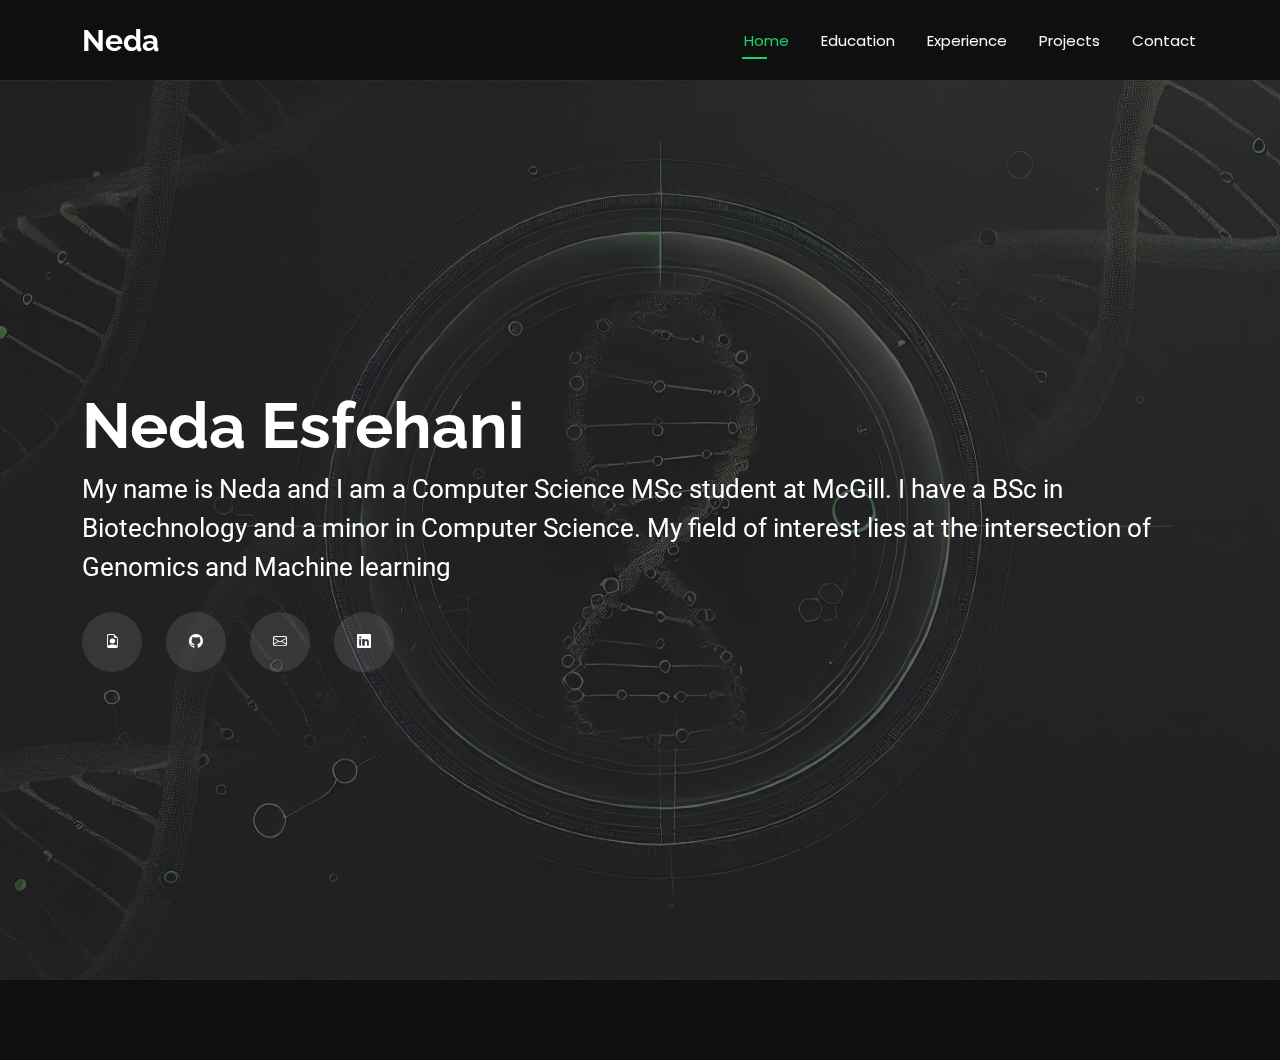
<file: index.html>
<!DOCTYPE html>
<html lang="en">

<head>
  <meta charset="utf-8">
  <meta content="width=device-width, initial-scale=1.0" name="viewport">
  <title>Home</title>
  <meta name="description" content="">
  <meta name="keywords" content="">

  <!-- Favicons -->
  <link href="assets/img/ic.png" rel="icon">
  <link href="assets/img/ic.png" rel="apple-touch-icon">

  <!-- Fonts -->
  <link href="https://fonts.googleapis.com" rel="preconnect">
  <link href="https://fonts.gstatic.com" rel="preconnect" crossorigin>
  <link href="https://fonts.googleapis.com/css2?family=Roboto:ital,wght@0,100;0,300;0,400;0,500;0,700;0,900;1,100;1,300;1,400;1,500;1,700;1,900&family=Poppins:ital,wght@0,100;0,200;0,300;0,400;0,500;0,600;0,700;0,800;0,900;1,100;1,200;1,300;1,400;1,500;1,600;1,700;1,800;1,900&family=Raleway:ital,wght@0,100;0,200;0,300;0,400;0,500;0,600;0,700;0,800;0,900;1,100;1,200;1,300;1,400;1,500;1,600;1,700;1,800;1,900&display=swap" rel="stylesheet">

  <!-- Vendor CSS Files -->
  <link href="assets/vendor/bootstrap/css/bootstrap.min.css" rel="stylesheet">
  <link href="assets/vendor/bootstrap-icons/bootstrap-icons.css" rel="stylesheet">
  <link href="assets/vendor/aos/aos.css" rel="stylesheet">
  <link href="assets/vendor/swiper/swiper-bundle.min.css" rel="stylesheet">
  <link href="assets/vendor/glightbox/css/glightbox.min.css" rel="stylesheet">

  <!-- Main CSS File -->
  <link href="assets/css/main.css" rel="stylesheet">

  <!-- =======================================================
  * Template Name: Personal
  * Template URL: https://bootstrapmade.com/personal-free-resume-bootstrap-template/
  * Updated: Aug 07 2024 with Bootstrap v5.3.3
  * Author: BootstrapMade.com
  * License: https://bootstrapmade.com/license/
  ======================================================== -->
</head>

<body class="index-page">

  <header id="header" class="header d-flex align-items-center fixed-top">
    <div class="container-fluid container-xl position-relative d-flex align-items-center justify-content-between">

      <a href="index.html" class="logo d-flex align-items-center">
        <!-- Uncomment the line below if you also wish to use an image logo -->
        <!-- <img src="assets/img/logo.png" alt=""> -->
        <h1 class="sitename">Neda</h1>
      </a>

      <nav id="navmenu" class="navmenu">
        <ul>
          <li><a href="index.html" class="active">Home</a></li>
    <!--      <li><a href="about.html">About</a></li> -->
          <li><a href="resume.html">Education</a></li>
          <li><a href="services.html">Experience</a></li>
          <li><a href="portfolio.html">Projects</a></li>
    <!--      <li class="dropdown"><a href="#"><span>Dropdown</span> <i class="bi bi-chevron-down toggle-dropdown"></i></a>
            <ul>
              <li><a href="#">Dropdown 1</a></li>
              <li class="dropdown"><a href="#"><span>Deep Dropdown</span> <i class="bi bi-chevron-down toggle-dropdown"></i></a>
                <ul>
                  <li><a href="#">Deep Dropdown 1</a></li>
                  <li><a href="#">Deep Dropdown 2</a></li>
                  <li><a href="#">Deep Dropdown 3</a></li>
                  <li><a href="#">Deep Dropdown 4</a></li>
                  <li><a href="#">Deep Dropdown 5</a></li>
                </ul>
              </li>
              <li><a href="#">Dropdown 2</a></li>
              <li><a href="#">Dropdown 3</a></li>
              <li><a href="#">Dropdown 4</a></li>
            </ul>
          </li> -->
          <li><a href="contact.html">Contact</a></li>
        </ul>
        <i class="mobile-nav-toggle d-xl-none bi bi-list"></i>
      </nav>

    </div>
  </header>

  <main class="main">

 <!-- Hero Section -->
  <section id="hero" class="hero section dark-background">
<section id="hero" class="d-flex align-items-center" style="background: linear-gradient(rgba(35, 35, 35, 0.7), rgba(35, 35, 35, 0.7)), url('assets/img/bac.jpg') no-repeat center center !important; background-size: cover !important; min-height: 100vh; width: 100%;">
      <div class="container" data-aos="zoom-out" data-aos-delay="100">
        <h2>Neda Esfehani</h2>
        <p>My name is Neda and I am a Computer Science MSc student at McGill. I have a BSc in Biotechnology and a minor in Computer Science. My field of interest lies at the intersection of Genomics and Machine learning</p>
        <div class="social-links">
           <a href="CV.pdf" class="cv" target="_blank"><i class="bi bi-file-earmark-person"></i></a>
          <a href="https://github.com/1Neda1/" class="github"><i class="bi bi-github"></i></a>
          <a href="mailto:Neda.Esfehani@outlook.com" class="btn-primary"><i class="bi bi-envelope"></i></a>
          <a href="https://www.linkedin.com/in/neda-esfehani/"><i class="bi bi-linkedin"></i></a>
        </div>
      </div>

    </section><!-- /Hero Section -->


  <!-- Scroll Top -->
  <a href="#" id="scroll-top" class="scroll-top d-flex align-items-center justify-content-center"><i class="bi bi-arrow-up-short"></i></a>

  <!-- Preloader -->
  <div id="preloader"></div>

  <!-- Vendor JS Files -->
  <script src="assets/vendor/bootstrap/js/bootstrap.bundle.min.js"></script>
  <script src="assets/vendor/php-email-form/validate.js"></script>
  <script src="assets/vendor/aos/aos.js"></script>
  <script src="assets/vendor/typed.js/typed.umd.js"></script>
  <script src="assets/vendor/purecounter/purecounter_vanilla.js"></script>
  <script src="assets/vendor/waypoints/noframework.waypoints.js"></script>
  <script src="assets/vendor/swiper/swiper-bundle.min.js"></script>
  <script src="assets/vendor/glightbox/js/glightbox.min.js"></script>
  <script src="assets/vendor/imagesloaded/imagesloaded.pkgd.min.js"></script>
  <script src="assets/vendor/isotope-layout/isotope.pkgd.min.js"></script>

  <!-- Main JS File -->
  <script src="assets/js/main.js"></script>

</body>

</html>
</file>
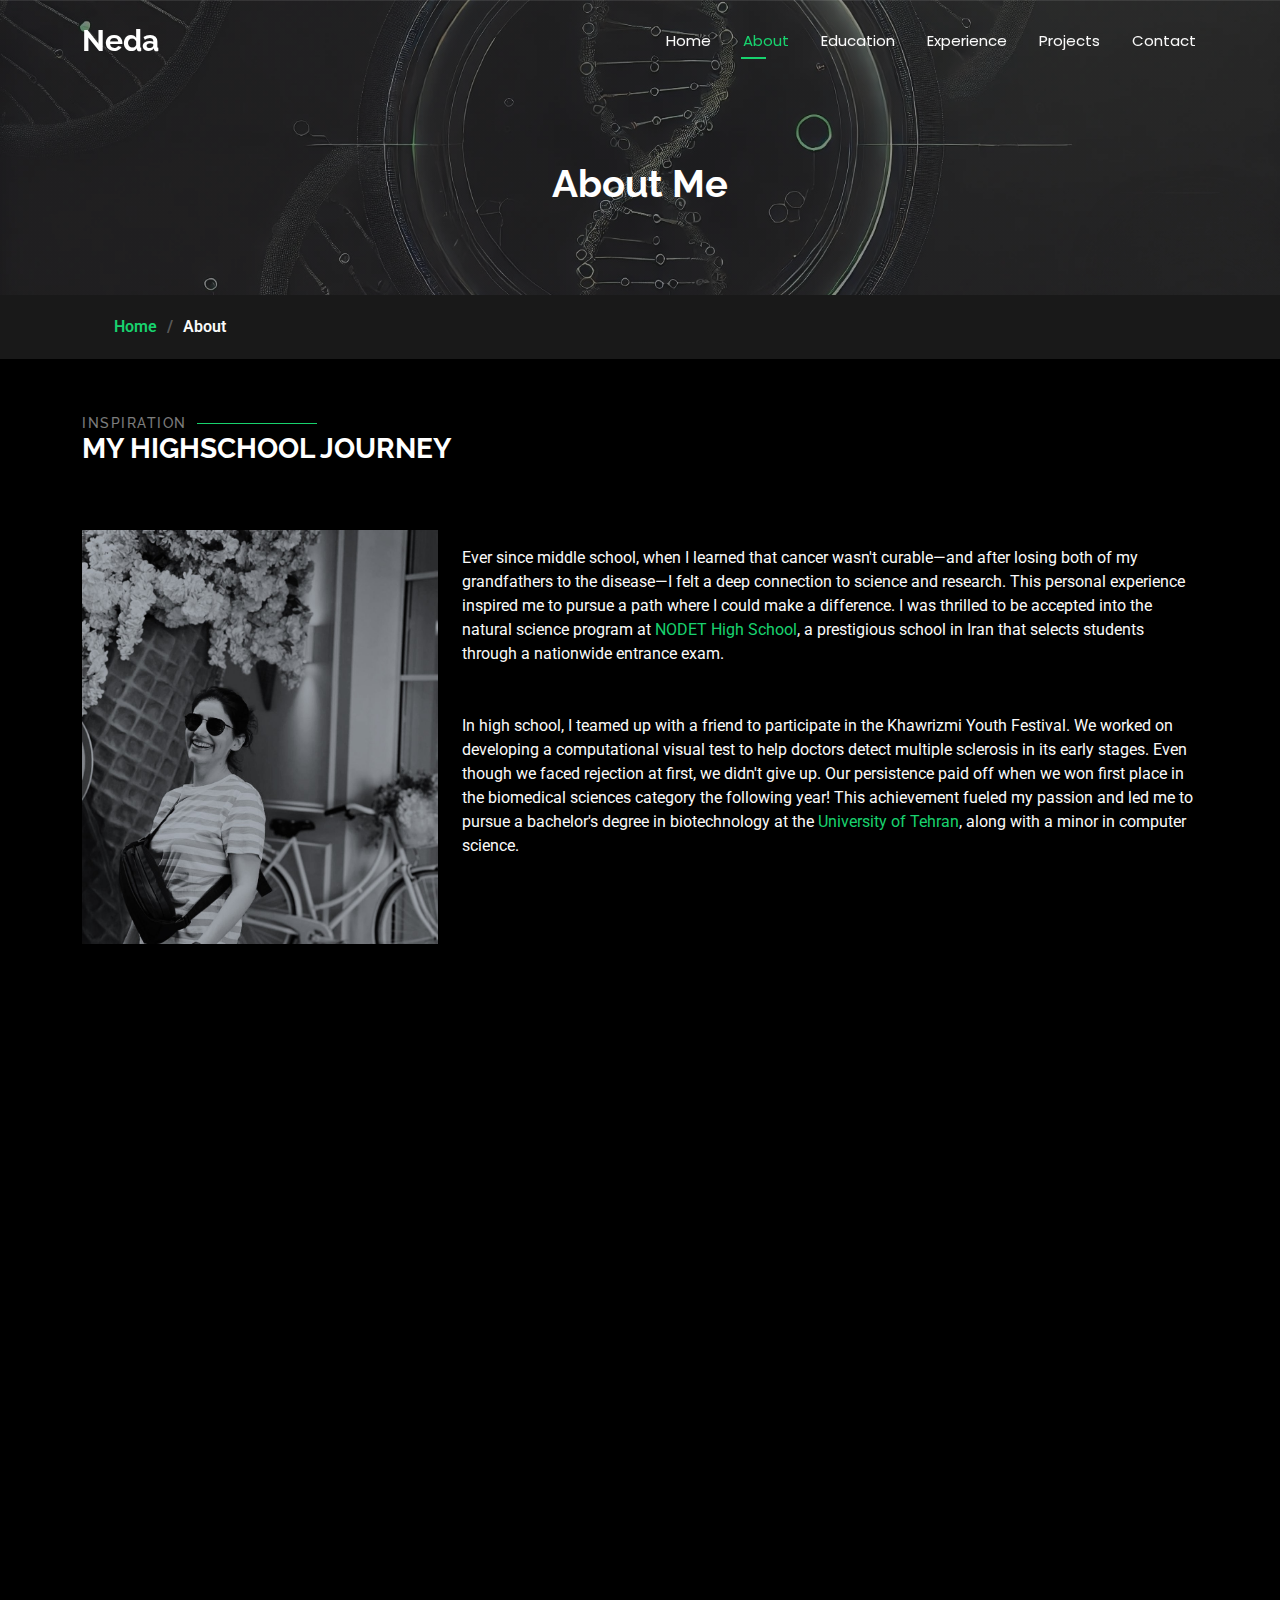
<file: about.html>
<!DOCTYPE html>
<html lang="en">

<head>
  <meta charset="utf-8">
  <meta content="width=device-width, initial-scale=1.0" name="viewport">
  <title>About</title>
  <meta name="description" content="">
  <meta name="keywords" content="">

  <!-- Favicons -->
  <link href="assets/img/ic.png" rel="icon">
  <link href="assets/img/apple-touch-icon.png" rel="apple-touch-icon">

  <!-- Fonts -->
  <link href="https://fonts.googleapis.com" rel="preconnect">
  <link href="https://fonts.gstatic.com" rel="preconnect" crossorigin>
  <link href="https://fonts.googleapis.com/css2?family=Roboto:ital,wght@0,100;0,300;0,400;0,500;0,700;0,900;1,100;1,300;1,400;1,500;1,700;1,900&family=Poppins:ital,wght@0,100;0,200;0,300;0,400;0,500;0,600;0,700;0,800;0,900;1,100;1,200;1,300;1,400;1,500;1,600;1,700;1,800;1,900&family=Raleway:ital,wght@0,100;0,200;0,300;0,400;0,500;0,600;0,700;0,800;0,900;1,100;1,200;1,300;1,400;1,500;1,600;1,700;1,800;1,900&display=swap" rel="stylesheet">

  <!-- Vendor CSS Files -->
  <link href="assets/vendor/bootstrap/css/bootstrap.min.css" rel="stylesheet">
  <link href="assets/vendor/bootstrap-icons/bootstrap-icons.css" rel="stylesheet">
  <link href="assets/vendor/aos/aos.css" rel="stylesheet">
  <link href="assets/vendor/swiper/swiper-bundle.min.css" rel="stylesheet">
  <link href="assets/vendor/glightbox/css/glightbox.min.css" rel="stylesheet">

  <!-- Main CSS File -->
  <link href="assets/css/main.css" rel="stylesheet">

  <!-- =======================================================
  * Template Name: Personal
  * Template URL: https://bootstrapmade.com/personal-free-resume-bootstrap-template/
  * Updated: Aug 07 2024 with Bootstrap v5.3.3
  * Author: BootstrapMade.com
  * License: https://bootstrapmade.com/license/
  ======================================================== -->
</head>

<body class="about-page">

  <header id="header" class="header d-flex align-items-center fixed-top">
    <div class="container-fluid container-xl position-relative d-flex align-items-center justify-content-between">

      <a href="index.html" class="logo d-flex align-items-center">
        <!-- Uncomment the line below if you also wish to use an image logo -->
        <!-- <img src="assets/img/logo.png" alt=""> -->
        <h1 class="sitename">Neda</h1>
      </a>

      <nav id="navmenu" class="navmenu">
        <ul>
          <li><a href="index.html">Home</a></li>
          <li><a href="about.html" class="active">About</a></li>
          <li><a href="resume.html">Education</a></li>
          <li><a href="services.html">Experience</a></li>
          <li><a href="portfolio.html">Projects</a></li>
      <!--    <li class="dropdown"><a href="#"><span>Dropdown</span> <i class="bi bi-chevron-down toggle-dropdown"></i></a>
            <ul>
              <li><a href="#">Dropdown 1</a></li>
              <li class="dropdown"><a href="#"><span>Deep Dropdown</span> <i class="bi bi-chevron-down toggle-dropdown"></i></a>
                <ul>
                  <li><a href="#">Deep Dropdown 1</a></li>
                  <li><a href="#">Deep Dropdown 2</a></li>
                  <li><a href="#">Deep Dropdown 3</a></li>
                  <li><a href="#">Deep Dropdown 4</a></li>
                  <li><a href="#">Deep Dropdown 5</a></li>
                </ul>
              </li>
              <li><a href="#">Dropdown 2</a></li>
              <li><a href="#">Dropdown 3</a></li>
              <li><a href="#">Dropdown 4</a></li>
            </ul>
          </li> -->
          <li><a href="contact.html">Contact</a></li>
        </ul>
        <i class="mobile-nav-toggle d-xl-none bi bi-list"></i>
      </nav>

    </div>
  </header>

 <main class="main custom-background">

    <!-- Page Title -->
    <div class="page-title" data-aos="fade">
      <div class="heading" style="background: linear-gradient(rgba(35, 35, 35, 0.5), rgba(35, 35, 35, 0.5)), url('assets/img/bac.jpg') no-repeat center center; background-size: cover; max-height: 70vh; width: 100%;">
        <div class="container">
          <div class="row d-flex justify-content-center text-center">
            <div class="col-lg-8" >
              <h1>About Me</h1>
              <p class="mb-0"></p>
            </div>
          </div>
        </div>
      </div>
        <nav class="breadcrumbs">
        <div class="container">
          <ol>
            <li><a href="index.html">Home</a></li>
            <li class="current">About</li>
          </ol>
        </div>
      </nav>
    </div><!-- End Page Title -->


    <!-- About Section -->
 <!--   <section id="about" class="about section">

      <div class="container" data-aos="fade-up" data-aos-delay="100">

        <div class="row gy-4 justify-content-center">
          <div class="col-lg-4">
            <img src="assets/img/nbc.jpg" class="img-fluid" alt="">
          </div>
          <div class="col-lg-8 content">
            <h2>High School and Inspiration</h2>
            <p class="fst-italic py-3">
              Ever since middle school, when I learned that cancer wasn't curable—and after losing both of my grandfathers to the disease—I felt a deep connection to science and research. This personal experience inspired me to pursue a path where I could make a difference. I was thrilled to be accepted into the natural science program at NODET High School, a prestigious school in Iran that selects students through a nationwide entrance exam.
            </p>

            <p class="py-3">
             In high school, I teamed up with a friend to participate in the Khawrizmi Youth Festival. We worked on developing a computational visual test to help doctors detect multiple sclerosis in its early stages. Even though we faced rejection at first, we didn't give up. Our persistence paid off when we won first place in the biomedical sciences category the following year! This achievement fueled my passion and led me to pursue a bachelor's degree in biotechnology at the University of Tehran, along with a minor in computer science.
            </p>
          </div>
        </div>

      </div>

    </section><!-- /About Section -->

    <!-- Stats Section -->
 <!--   <section id="stats" class="stats section">

      <div class="container" data-aos="fade-up" data-aos-delay="100">

        <div class="row gy-4">

          <div class="col-lg-3 col-md-6 d-flex flex-column align-items-center">
            <i class="bi bi-emoji-smile"></i>
            <div class="stats-item">
              <span data-purecounter-start="0" data-purecounter-end="232" data-purecounter-duration="1" class="purecounter"></span>
              <p>Happy Clients</p>
            </div>
          </div><!-- End Stats Item -->

     <!--     <div class="col-lg-3 col-md-6 d-flex flex-column align-items-center">
            <i class="bi bi-journal-richtext"></i>
            <div class="stats-item">
              <span data-purecounter-start="0" data-purecounter-end="521" data-purecounter-duration="1" class="purecounter"></span>
              <p>Projects</p>
            </div>
          </div><!-- End Stats Item -->

   <!--       <div class="col-lg-3 col-md-6 d-flex flex-column align-items-center">
            <i class="bi bi-headset"></i>
            <div class="stats-item">
              <span data-purecounter-start="0" data-purecounter-end="1463" data-purecounter-duration="1" class="purecounter"></span>
              <p>Hours Of Support</p>
            </div>
          </div><!-- End Stats Item -->

    <!--      <div class="col-lg-3 col-md-6 d-flex flex-column align-items-center">
            <i class="bi bi-people"></i>
            <div class="stats-item">
              <span data-purecounter-start="0" data-purecounter-end="15" data-purecounter-duration="1" class="purecounter"></span>
              <p>Hard Workers</p>
            </div>
          </div> <!-- End Stats Item -->

    <!--    </div>

      </div>

    </section> <!-- /Stats Section -->

    <!-- Skills Section -->
    <section id="skills" class="skills section">

      <!-- Section Title -->
      <div class="container section-title" data-aos="fade-up">
        <h2>Inspiration</h2>
        <div><span>My</span> <span class="description-title">Highschool Journey</span></div>
      </div><!-- End Section Title -->
      <div class="container" data-aos="fade-up" data-aos-delay="100">

        <div class="row gy-4 justify-content-center">
          <div class="col-lg-4">
            <img src="assets/img/nbc.jpg" class="img-fluid" alt="">
          </div>
          <div class="col-lg-8 content">
            <p class="py-3">
              Ever since middle school, when I learned that cancer wasn't curable—and after losing both of my grandfathers to the disease—I felt a deep connection to science and research. This personal experience inspired me to pursue a path where I could make a difference. I was thrilled to be accepted into the natural science program at <a href="https://en.wikipedia.org/wiki/National_Organization_for_Development_of_Exceptional_Talents">NODET High School</a>, a prestigious school in Iran that selects students through a nationwide entrance exam.
            </p>

            <p class="py-3">
             In high school, I teamed up with a friend to participate in the Khawrizmi Youth Festival. We worked on developing a computational visual test to help doctors detect multiple sclerosis in its early stages. Even though we faced rejection at first, we didn't give up. Our persistence paid off when we won first place in the biomedical sciences category the following year! This achievement fueled my passion and led me to pursue a bachelor's degree in biotechnology at the <a href="https://en.wikipedia.org/wiki/University_of_Tehran">University of Tehran</a>, along with a minor in computer science.
            </p>
          </div>
        </div>

      </div>
<section id="skills" class="skills section">
            <!-- Section Title -->
      <div class="container section-title" data-aos="fade-up">
        <h2>Coding a new path</h2>
        <div><span>Starting my</span> <span class="description-title">Bachelor's</span></div>
      </div><!-- End Section Title -->
      <div class="container" data-aos="fade-up" data-aos-delay="100">

        <div class="row gy-4 justify-content-center">
          <div class="col-lg-4">
            <img src="assets/img/nbc.jpg" class="img-fluid" alt="">
          </div>
          <div class="col-lg-8 content">
            <p class="py-3">
              In the face of COVID-19, scientists worldwide battled against biological obstacles. The pandemic made me determined to spend my life in scientific research aimed at bettering people's lives and it reminded me the importance of using "In-Silico" designs, where faster approaches may save thousands of lives. Starting with courses in calculus, statistics, and chemistry, I aimed to understand biology through numbers. It became obvious that biology and computer science intersect, I decided to minor in computer science.

            <p class="py-3">
             Studying courses like molecular genetics and immunology introduced me to gene therapy and personalized medicine. Also, programming courses changed my perspective, teaching me critical thinking and utilizing different programming languages like Python, C++, and R. 
            <p class="py-3">
              Equipped with skills in biotechnology and computer science, I became a teaching assistant for multiple courses and strengthen my presentation skills through team projects on different biological and computational subjects.
            </p>
          </div>
        </div>

      </div>
<section id="skills" class="skills section">
                  <!-- Section Title -->
      <div class="container section-title" data-aos="fade-up">
        <h2>Exploring</h2>
        <div><span>My wet/dry Lab </span> <span class="description-title">Experiences</span></div>
      </div><!-- End Section Title -->
      <div class="container" data-aos="fade-up" data-aos-delay="100">

        <div class="row gy-4 justify-content-center">
          <div class="col-lg-4">
            <img src="assets/img/nbc.jpg" class="img-fluid" alt="">
          </div>
          <div class="col-lg-8 content">
            <p class="py-3">
            In the last year of my bachelor's, I interned at Vista Gene Enzyme Company. There, I learned lab procedures and enzyme production using microorganisms, working with techniques like gene sequencing and nucleic acid extraction. Later, I Interned at the Laboratory of Bioinformatics and Systems Biology <a href="https://lbb.ut.ac.ir/">(LBB)</a> with <a href="https://scholar.google.com/citations?user=KsYyCLAAAAAJ&hl=en">Dr. Masoudi-Nejad</a> conducting bulk RNA-sequencing and analyzing gene expression between normal and cancer cells under his supervision.

            <p class="py-3">
             Studying courses like molecular genetics and immunology introduced me to gene therapy and personalized medicine. Also, programming courses changed my perspective, teaching me critical thinking and utilizing different programming languages like Python, C++, and R. 
            <p class="py-3">
              Equipped with skills in biotechnology and computer science, I became a teaching assistant for multiple courses and strengthen my presentation skills through team projects on different biological and computational subjects. To broaden my knowledge, I self-studied topics like machine learning and AI. I'm fascinated by how these technologies can solve problems in medicine and biology, potentially leading to breakthroughs in diagnosis and treatment. In an undergraduate research project under supervision of <a href="https://scholar.google.com/citations?hl=en&user=9d4ufiwAAAAJ&view_op=list_works&sortby=pubdate">Dr. Fotuhi</a>, I learned how neural networks can help us to predict DNA-transcription factor binding using transcriptomics. I've learned about neural network architectures and genomic data analysis, gaining proficiency in the entire pipeline from raw data to predictive models. 
            </p>
          </div>
        </div>

      </div>
<section id="skills" class="skills section">
                        <!-- Section Title -->
      <div class="container section-title" data-aos="fade-up">
        <h2>Balancing</h2>
        <div><span>My Extracurricular </span> <span class="description-title">Activities</span></div>
      </div><!-- End Section Title -->
      <div class="container" data-aos="fade-up" data-aos-delay="100">

        <div class="row gy-4 justify-content-center">
          <div class="col-lg-4">
            <img src="assets/img/nbc.jpg" class="img-fluid" alt="">
          </div>
          <div class="col-lg-8 content">
            <p class="py-3">
            Outside of academia, I have developed several other interests to add some variety to my life. I have been the captain of a local volleyball team for more than ten years, which has helped me develop leadership and teamwork skills. I also love to play other sports such as swimming and skating to stay active. Whenever I can find the time, I like to work on stimulating but relaxing puzzles. Photography and enjoying beautiful natural scenery are among other extracurricular activities I enjoy. 
            </p>
          </div>
        </div>

      </div>
<!--      <div class="container" data-aos="fade-up" data-aos-delay="100">

        <div class="row skills-content skills-animation">

          <div class="col-lg-6">

            <div class="progress">
              <span class="skill"><span>HTML</span> <i class="val">100%</i></span>
              <div class="progress-bar-wrap">
                <div class="progress-bar" role="progressbar" aria-valuenow="100" aria-valuemin="0" aria-valuemax="100"></div>
              </div>
            </div>

            <div class="progress">
              <span class="skill"><span>CSS</span> <i class="val">90%</i></span>
              <div class="progress-bar-wrap">
                <div class="progress-bar" role="progressbar" aria-valuenow="90" aria-valuemin="0" aria-valuemax="100"></div>
              </div>
            </div>

            <div class="progress">
              <span class="skill"><span>JavaScript</span> <i class="val">75%</i></span>
              <div class="progress-bar-wrap">
                <div class="progress-bar" role="progressbar" aria-valuenow="75" aria-valuemin="0" aria-valuemax="100"></div>
              </div>
            </div>

          </div>

          <div class="col-lg-6">

            <div class="progress">
              <span class="skill"><span>PHP</span> <i class="val">80%</i></span>
              <div class="progress-bar-wrap">
                <div class="progress-bar" role="progressbar" aria-valuenow="80" aria-valuemin="0" aria-valuemax="100"></div>
              </div>
            </div>

            <div class="progress">
              <span class="skill"><span>WordPress/CMS</span> <i class="val">90%</i></span>
              <div class="progress-bar-wrap">
                <div class="progress-bar" role="progressbar" aria-valuenow="90" aria-valuemin="0" aria-valuemax="100"></div>
              </div>
            </div>

            <div class="progress">
              <span class="skill"><span>Photoshop</span> <i class="val">55%</i></span>
              <div class="progress-bar-wrap">
                <div class="progress-bar" role="progressbar" aria-valuenow="55" aria-valuemin="0" aria-valuemax="100"></div>
              </div>
            </div>

          </div>

        </div>

      </div>-->

    </section> 
   <!-- /Skills Section -->

    <!-- Interests Section -->
<!--    <section id="interests" class="interests section">

      <!-- Section Title -->
  <!--    <div class="container section-title" data-aos="fade-up">
        <h2>Features</h2>
        <div><span>I'm</span> <span class="description-title">interested in</span></div>
      </div><!-- End Section Title -->

  <!--    <div class="container">

        <div class="row gy-4">

          <div class="col-lg-3 col-md-4" data-aos="fade-up" data-aos-delay="100">
            <div class="features-item">
              <i class="bi bi-eye" style="color: #ffbb2c;"></i>
              <h3><a href="" class="stretched-link">Lorem Ipsum</a></h3>
            </div>
          </div><!-- End Feature Item -->

<!--          <div class="col-lg-3 col-md-4" data-aos="fade-up" data-aos-delay="200">
            <div class="features-item">
              <i class="bi bi-infinity" style="color: #5578ff;"></i>
              <h3><a href="" class="stretched-link">Dolor Sitema</a></h3>
            </div>
          </div><!-- End Feature Item -->

 <!--         <div class="col-lg-3 col-md-4" data-aos="fade-up" data-aos-delay="300">
            <div class="features-item">
              <i class="bi bi-mortarboard" style="color: #e80368;"></i>
              <h3><a href="" class="stretched-link">Sed perspiciatis</a></h3>
            </div>
          </div><!-- End Feature Item -->

 <!--         <div class="col-lg-3 col-md-4" data-aos="fade-up" data-aos-delay="400">
            <div class="features-item">
              <i class="bi bi-nut" style="color: #e361ff;"></i>
              <h3><a href="" class="stretched-link">Magni Dolores</a></h3>
            </div>
          </div><!-- End Feature Item -->

<!--          <div class="col-lg-3 col-md-4" data-aos="fade-up" data-aos-delay="500">
            <div class="features-item">
              <i class="bi bi-shuffle" style="color: #47aeff;"></i>
              <h3><a href="" class="stretched-link">Nemo Enim</a></h3>
            </div>
          </div><!-- End Feature Item -->

  <!--        <div class="col-lg-3 col-md-4" data-aos="fade-up" data-aos-delay="600">
            <div class="features-item">
              <i class="bi bi-star" style="color: #ffa76e;"></i>
              <h3><a href="" class="stretched-link">Eiusmod Tempor</a></h3>
            </div>
          </div><!-- End Feature Item -->

   <!--       <div class="col-lg-3 col-md-4" data-aos="fade-up" data-aos-delay="700">
            <div class="features-item">
              <i class="bi bi-x-diamond" style="color: #11dbcf;"></i>
              <h3><a href="" class="stretched-link">Midela Teren</a></h3>
            </div>
          </div><!-- End Feature Item -->

<!--          <div class="col-lg-3 col-md-4" data-aos="fade-up" data-aos-delay="800">
            <div class="features-item">
              <i class="bi bi-camera-video" style="color: #4233ff;"></i>
              <h3><a href="" class="stretched-link">Pira Neve</a></h3>
            </div>
          </div><!-- End Feature Item -->

 <!--         <div class="col-lg-3 col-md-4" data-aos="fade-up" data-aos-delay="900">
            <div class="features-item">
              <i class="bi bi-command" style="color: #b2904f;"></i>
              <h3><a href="" class="stretched-link">Dirada Pack</a></h3>
            </div>
          </div><!-- End Feature Item -->

<!--          <div class="col-lg-3 col-md-4" data-aos="fade-up" data-aos-delay="1000">
            <div class="features-item">
              <i class="bi bi-dribbble" style="color: #b20969;"></i>
              <h3><a href="" class="stretched-link">Moton Ideal</a></h3>
            </div>
          </div><!-- End Feature Item -->

<!--          <div class="col-lg-3 col-md-4" data-aos="fade-up" data-aos-delay="1100">
            <div class="features-item">
              <i class="bi bi-activity" style="color: #ff5828;"></i>
              <h3><a href="" class="stretched-link">Verdo Park</a></h3>
            </div>
          </div><!-- End Feature Item -->

<!--          <div class="col-lg-3 col-md-4" data-aos="fade-up" data-aos-delay="1200">
            <div class="features-item">
              <i class="bi bi-brightness-high" style="color: #29cc61;"></i>
              <h3><a href="" class="stretched-link">Flavor Nivelanda</a></h3>
            </div>
          </div><!-- End Feature Item -->

<!--        </div>

      </div>

    </section><!-- /Interests Section -->

    <!-- Testimonials Section -->
<!--    <section id="testimonials" class="testimonials section">

      <!-- Section Title -->
<!--       <div class="container section-title" data-aos="fade-up">
        <h2>Testimonials</h2>
        <div><span>Check my</span> <span class="description-title">Testimonials</span></div>
      </div><!-- End Section Title -->

 <!--      <div class="container" data-aos="fade-up" data-aos-delay="100">

        <div class="swiper init-swiper" data-speed="600" data-delay="5000" data-breakpoints="{ &quot;320&quot;: { &quot;slidesPerView&quot;: 1, &quot;spaceBetween&quot;: 40 }, &quot;1200&quot;: { &quot;slidesPerView&quot;: 3, &quot;spaceBetween&quot;: 40 } }">
          <script type="application/json" class="swiper-config">
            {
              "loop": true,
              "speed": 600,
              "autoplay": {
                "delay": 5000
              },
              "slidesPerView": "auto",
              "pagination": {
                "el": ".swiper-pagination",
                "type": "bullets",
                "clickable": true
              },
              "breakpoints": {
                "320": {
                  "slidesPerView": 1,
                  "spaceBetween": 40
                },
                "1200": {
                  "slidesPerView": 3,
                  "spaceBetween": 20
                }
              }
            }
          </script>
          <div class="swiper-wrapper">

            <div class="swiper-slide">
              <div class="testimonial-item" "="">
            <p>
              <i class=" bi bi-quote quote-icon-left"></i>
                <span>Proin iaculis purus consequat sem cure digni ssim donec porttitora entum suscipit rhoncus. Accusantium quam, ultricies eget id, aliquam eget nibh et. Maecen aliquam, risus at semper.</span>
                <i class="bi bi-quote quote-icon-right"></i>
                </p>
                <img src="assets/img/testimonials/testimonials-1.jpg" class="testimonial-img" alt="">
                <h3>Saul Goodman</h3>
                <h4>Ceo &amp; Founder</h4>
              </div>
            </div><!-- End testimonial item -->

<!--             <div class="swiper-slide">
              <div class="testimonial-item">
                <p>
                  <i class="bi bi-quote quote-icon-left"></i>
                  <span>Export tempor illum tamen malis malis eram quae irure esse labore quem cillum quid malis quorum velit fore eram velit sunt aliqua noster fugiat irure amet legam anim culpa.</span>
                  <i class="bi bi-quote quote-icon-right"></i>
                </p>
                <img src="assets/img/testimonials/testimonials-2.jpg" class="testimonial-img" alt="">
                <h3>Sara Wilsson</h3>
                <h4>Designer</h4>
              </div>
            </div><!-- End testimonial item -->

   <!--          <div class="swiper-slide">
              <div class="testimonial-item">
                <p>
                  <i class="bi bi-quote quote-icon-left"></i>
                  <span>Enim nisi quem export duis labore cillum quae magna enim sint quorum nulla quem veniam duis minim tempor labore quem eram duis noster aute amet eram fore quis sint minim.</span>
                  <i class="bi bi-quote quote-icon-right"></i>
                </p>
                <img src="assets/img/testimonials/testimonials-3.jpg" class="testimonial-img" alt="">
                <h3>Jena Karlis</h3>
                <h4>Store Owner</h4>
              </div>
            </div><!-- End testimonial item -->

 <!--            <div class="swiper-slide">
              <div class="testimonial-item">
                <p>
                  <i class="bi bi-quote quote-icon-left"></i>
                  <span>Fugiat enim eram quae cillum dolore dolor amet nulla culpa multos export minim fugiat dolor enim duis veniam ipsum anim magna sunt elit fore quem dolore labore illum veniam.</span>
                  <i class="bi bi-quote quote-icon-right"></i>
                </p>
                <img src="assets/img/testimonials/testimonials-4.jpg" class="testimonial-img" alt="">
                <h3>Matt Brandon</h3>
                <h4>Freelancer</h4>
              </div>
            </div><!-- End testimonial item -->

<!--             <div class="swiper-slide">
              <div class="testimonial-item">
                <p>
                  <i class="bi bi-quote quote-icon-left"></i>
                  <span>Quis quorum aliqua sint quem legam fore sunt eram irure aliqua veniam tempor noster veniam sunt culpa nulla illum cillum fugiat legam esse veniam culpa fore nisi cillum quid.</span>
                  <i class="bi bi-quote quote-icon-right"></i>
                </p>
                <img src="assets/img/testimonials/testimonials-5.jpg" class="testimonial-img" alt="">
                <h3>John Larson</h3>
                <h4>Entrepreneur</h4>
              </div>
            </div><!-- End testimonial item -->

  <!--         </div>
          <div class="swiper-pagination"></div>
        </div>

      </div>

    </section><!-- /Testimonials Section -->

  </main>


  <!-- Scroll Top -->
  <a href="#" id="scroll-top" class="scroll-top d-flex align-items-center justify-content-center"><i class="bi bi-arrow-up-short"></i></a>

  <!-- Preloader -->
  <div id="preloader"></div>

  <!-- Vendor JS Files -->
  <script src="assets/vendor/bootstrap/js/bootstrap.bundle.min.js"></script>
  <script src="assets/vendor/php-email-form/validate.js"></script>
  <script src="assets/vendor/aos/aos.js"></script>
  <script src="assets/vendor/typed.js/typed.umd.js"></script>
  <script src="assets/vendor/purecounter/purecounter_vanilla.js"></script>
  <script src="assets/vendor/waypoints/noframework.waypoints.js"></script>
  <script src="assets/vendor/swiper/swiper-bundle.min.js"></script>
  <script src="assets/vendor/glightbox/js/glightbox.min.js"></script>
  <script src="assets/vendor/imagesloaded/imagesloaded.pkgd.min.js"></script>
  <script src="assets/vendor/isotope-layout/isotope.pkgd.min.js"></script>

  <!-- Main JS File -->
  <script src="assets/js/main.js"></script>

</body>

</html>
</file>
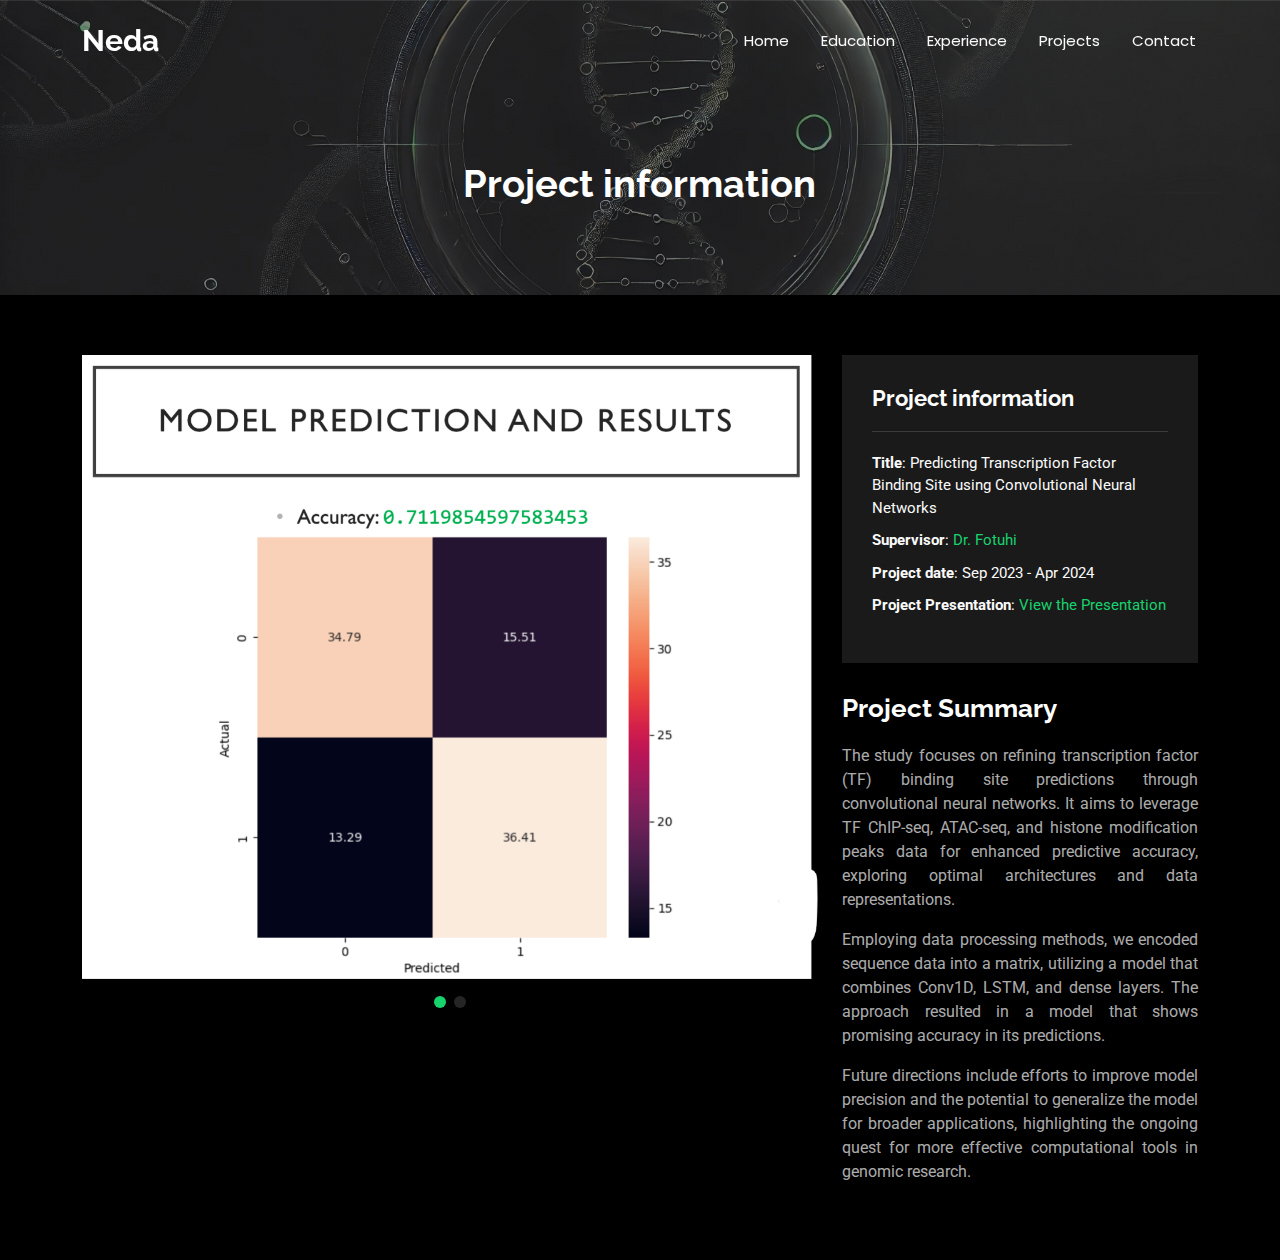
<file: cnn.html>
<!DOCTYPE html>
<html lang="en">

<head>
  <meta charset="utf-8">
  <meta content="width=device-width, initial-scale=1.0" name="viewport">
  <title>Details</Details></title>
  <meta name="description" content="">
  <meta name="keywords" content="">

  <!-- Favicons -->
  <link href="assets/img/ic.png" rel="icon">
  <link href="assets/img/apple-touch-icon.png" rel="apple-touch-icon">

  <!-- Fonts -->
  <link href="https://fonts.googleapis.com" rel="preconnect">
  <link href="https://fonts.gstatic.com" rel="preconnect" crossorigin>
  <link href="https://fonts.googleapis.com/css2?family=Roboto:ital,wght@0,100;0,300;0,400;0,500;0,700;0,900;1,100;1,300;1,400;1,500;1,700;1,900&family=Poppins:ital,wght@0,100;0,200;0,300;0,400;0,500;0,600;0,700;0,800;0,900;1,100;1,200;1,300;1,400;1,500;1,600;1,700;1,800;1,900&family=Raleway:ital,wght@0,100;0,200;0,300;0,400;0,500;0,600;0,700;0,800;0,900;1,100;1,200;1,300;1,400;1,500;1,600;1,700;1,800;1,900&display=swap" rel="stylesheet">

  <!-- Vendor CSS Files -->
  <link href="assets/vendor/bootstrap/css/bootstrap.min.css" rel="stylesheet">
  <link href="assets/vendor/bootstrap-icons/bootstrap-icons.css" rel="stylesheet">
  <link href="assets/vendor/aos/aos.css" rel="stylesheet">
  <link href="assets/vendor/swiper/swiper-bundle.min.css" rel="stylesheet">
  <link href="assets/vendor/glightbox/css/glightbox.min.css" rel="stylesheet">

  <!-- Main CSS File -->
  <link href="assets/css/main.css" rel="stylesheet">

  <!-- =======================================================
  * Template Name: Personal
  * Template URL: https://bootstrapmade.com/personal-free-resume-bootstrap-template/
  * Updated: Aug 07 2024 with Bootstrap v5.3.3
  * Author: BootstrapMade.com
  * License: https://bootstrapmade.com/license/
  ======================================================== -->
</head>

<body class="portfolio-details-page">

  <header id="header" class="header d-flex align-items-center fixed-top">
    <div class="container-fluid container-xl position-relative d-flex align-items-center justify-content-between">

      <a href="index.html" class="logo d-flex align-items-center">
        <!-- Uncomment the line below if you also wish to use an image logo -->
        <!-- <img src="assets/img/logo.png" alt=""> -->
        <h1 class="sitename">Neda</h1>
      </a>

      <nav id="navmenu" class="navmenu">
        <ul>
          <li><a href="index.html">Home</a></li>
       <!--   <li><a href="about.html">About</a></li> -->
          <li><a href="resume.html">Education</a></li>
          <li><a href="services.html">Experience</a></li>
          <li><a href="portfolio.html">Projects</a></li>
      <!--    <li class="dropdown"><a href="#"><span>Dropdown</span> <i class="bi bi-chevron-down toggle-dropdown"></i></a>
            <ul>
              <li><a href="#">Dropdown 1</a></li>
              <li class="dropdown"><a href="#"><span>Deep Dropdown</span> <i class="bi bi-chevron-down toggle-dropdown"></i></a>
                <ul>
                  <li><a href="#">Deep Dropdown 1</a></li>
                  <li><a href="#">Deep Dropdown 2</a></li>
                  <li><a href="#">Deep Dropdown 3</a></li>
                  <li><a href="#">Deep Dropdown 4</a></li>
                  <li><a href="#">Deep Dropdown 5</a></li>
                </ul>
              </li>
              <li><a href="#">Dropdown 2</a></li>
              <li><a href="#">Dropdown 3</a></li>
              <li><a href="#">Dropdown 4</a></li>
            </ul>
          </li> -->
          <li><a href="contact.html">Contact</a></li>
        </ul>
        <i class="mobile-nav-toggle d-xl-none bi bi-list"></i>
      </nav>

    </div>
  </header>

  <main class="main">

    <!-- Page Title -->
    <div class="page-title" data-aos="fade">
      <div class="heading" style="background: linear-gradient(rgba(35, 35, 35, 0.5), rgba(35, 35, 35, 0.5)), url('assets/img/bac.jpg') no-repeat center center; background-size: cover; max-height: 70vh; width: 100%;>
        <div class="container">
          <div class="row d-flex justify-content-center text-center">
            <div class="col-lg-8">
              <h1>Project information</h1>
              <p class="mb-0"></p>
            </div>
          </div>
        </div>
      </div>
      <nav class="breadcrumbs">
        <div class="container">

        </div>
      </nav>
    </div><!-- End Page Title -->

    <!-- Portfolio Details Section -->
    <section id="portfolio-details" class="portfolio-details section">

      <div class="container" data-aos="fade-up" data-aos-delay="100">

        <div class="row gy-4">

          <div class="col-lg-8">
            <div class="portfolio-details-slider swiper init-swiper">

              <script type="application/json" class="swiper-config">
                {
                  "loop": true,
                  "speed": 600,
                  "autoplay": {
                    "delay": 5000
                  },
                  "slidesPerView": "auto",
                  "pagination": {
                    "el": ".swiper-pagination",
                    "type": "bullets",
                    "clickable": true
                  }
                }
              </script>

              <div class="swiper-wrapper align-items-center">

                <div class="swiper-slide">
                  <img src="assets/img/portfolio/cnn1.png" alt="">
                </div>

                <div class="swiper-slide">
                  <img src="assets/img/portfolio/cnn3.png" alt="">
                </div>


              </div>
              <div class="swiper-pagination"></div>
            </div>
          </div>

          <div class="col-lg-4">
            <div class="portfolio-info" data-aos="fade-up" data-aos-delay="200">
              <h3>Project information</h3>
              <ul>
                <li><strong>Title</strong>: Predicting Transcription Factor Binding Site using Convolutional Neural Networks</li>
                <li><strong>Supervisor</strong>: <a href="https://scholar.google.com/citations?user=9d4ufiwAAAAJ&hl=en"> Dr. Fotuhi </a> </li>
                <li><strong>Project date</strong>: Sep 2023 - Apr 2024 </li>
                <li><strong>Project Presentation</strong>: <a href="https://docs.google.com/presentation/d/1eL-wLc0xdv5h-s3YFUEyj44hX5gimbFI/edit#slide=id.p1"> View the Presentation </a> </li>
              </ul>
            </div>
            <!-- Project Summary Section - Full width below images -->
      <div class="col-12">
        <div class="portfolio-description">
          <h2>Project Summary</h2>
          <p style="text-align:justify">
            The study focuses on refining transcription factor (TF) binding site predictions through convolutional neural networks. It aims to leverage TF ChIP-seq, ATAC-seq, and histone modification peaks data for enhanced predictive accuracy, exploring optimal architectures and data representations.
            </p>
            <p style="text-align:justify">
             Employing data processing methods, we encoded sequence data into a matrix, utilizing a model that combines Conv1D, LSTM, and dense layers. The approach resulted in a model that shows promising accuracy in its predictions.
            </p>
            <p style="text-align:justify">
             Future directions include efforts to improve model precision and the potential to generalize the model for broader applications, highlighting the ongoing quest for more effective computational tools in genomic research.
          </p>
        </div>
      </div>

        </div>

      </div>

    </section><!-- /Portfolio Details Section -->

  </main>

  <!--<footer id="footer" class="footer dark-background">
    <div class="container">
      <h3 class="sitename">Personal</h3>
      <p>Et aut eum quis fuga eos sunt ipsa nihil. Labore corporis magni eligendi fuga maxime saepe commodi placeat.</p>
      <div class="social-links d-flex justify-content-center">
        <a href=""><i class="bi bi-twitter-x"></i></a>
        <a href=""><i class="bi bi-facebook"></i></a>
        <a href=""><i class="bi bi-instagram"></i></a>
        <a href=""><i class="bi bi-skype"></i></a>
        <a href=""><i class="bi bi-linkedin"></i></a>
      </div>
      <div class="container">
        <div class="copyright">
          <span>Copyright</span> <strong class="px-1 sitename">Personal</strong> <span>All Rights Reserved</span>
        </div>
        <div class="credits">
          <!-- All the links in the footer should remain intact. -->
          <!-- You can delete the links only if you've purchased the pro version. -->
          <!-- Licensing information: https://bootstrapmade.com/license/ -->
          <!-- Purchase the pro version with working PHP/AJAX contact form: [buy-url] -->
        <!-- Designed by <a href="https://bootstrapmade.com/">BootstrapMade</a>
        </div>
      </div>
    </div>
  </footer>

  <!-- Scroll Top -->
  <a href="#" id="scroll-top" class="scroll-top d-flex align-items-center justify-content-center"><i class="bi bi-arrow-up-short"></i></a>

  <!-- Preloader -->
  <div id="preloader"></div>

  <!-- Vendor JS Files -->
  <script src="assets/vendor/bootstrap/js/bootstrap.bundle.min.js"></script>
  <script src="assets/vendor/php-email-form/validate.js"></script>
  <script src="assets/vendor/aos/aos.js"></script>
  <script src="assets/vendor/typed.js/typed.umd.js"></script>
  <script src="assets/vendor/purecounter/purecounter_vanilla.js"></script>
  <script src="assets/vendor/waypoints/noframework.waypoints.js"></script>
  <script src="assets/vendor/swiper/swiper-bundle.min.js"></script>
  <script src="assets/vendor/glightbox/js/glightbox.min.js"></script>
  <script src="assets/vendor/imagesloaded/imagesloaded.pkgd.min.js"></script>
  <script src="assets/vendor/isotope-layout/isotope.pkgd.min.js"></script>

  <!-- Main JS File -->
  <script src="assets/js/main.js"></script>

</body>

</html>
</file>
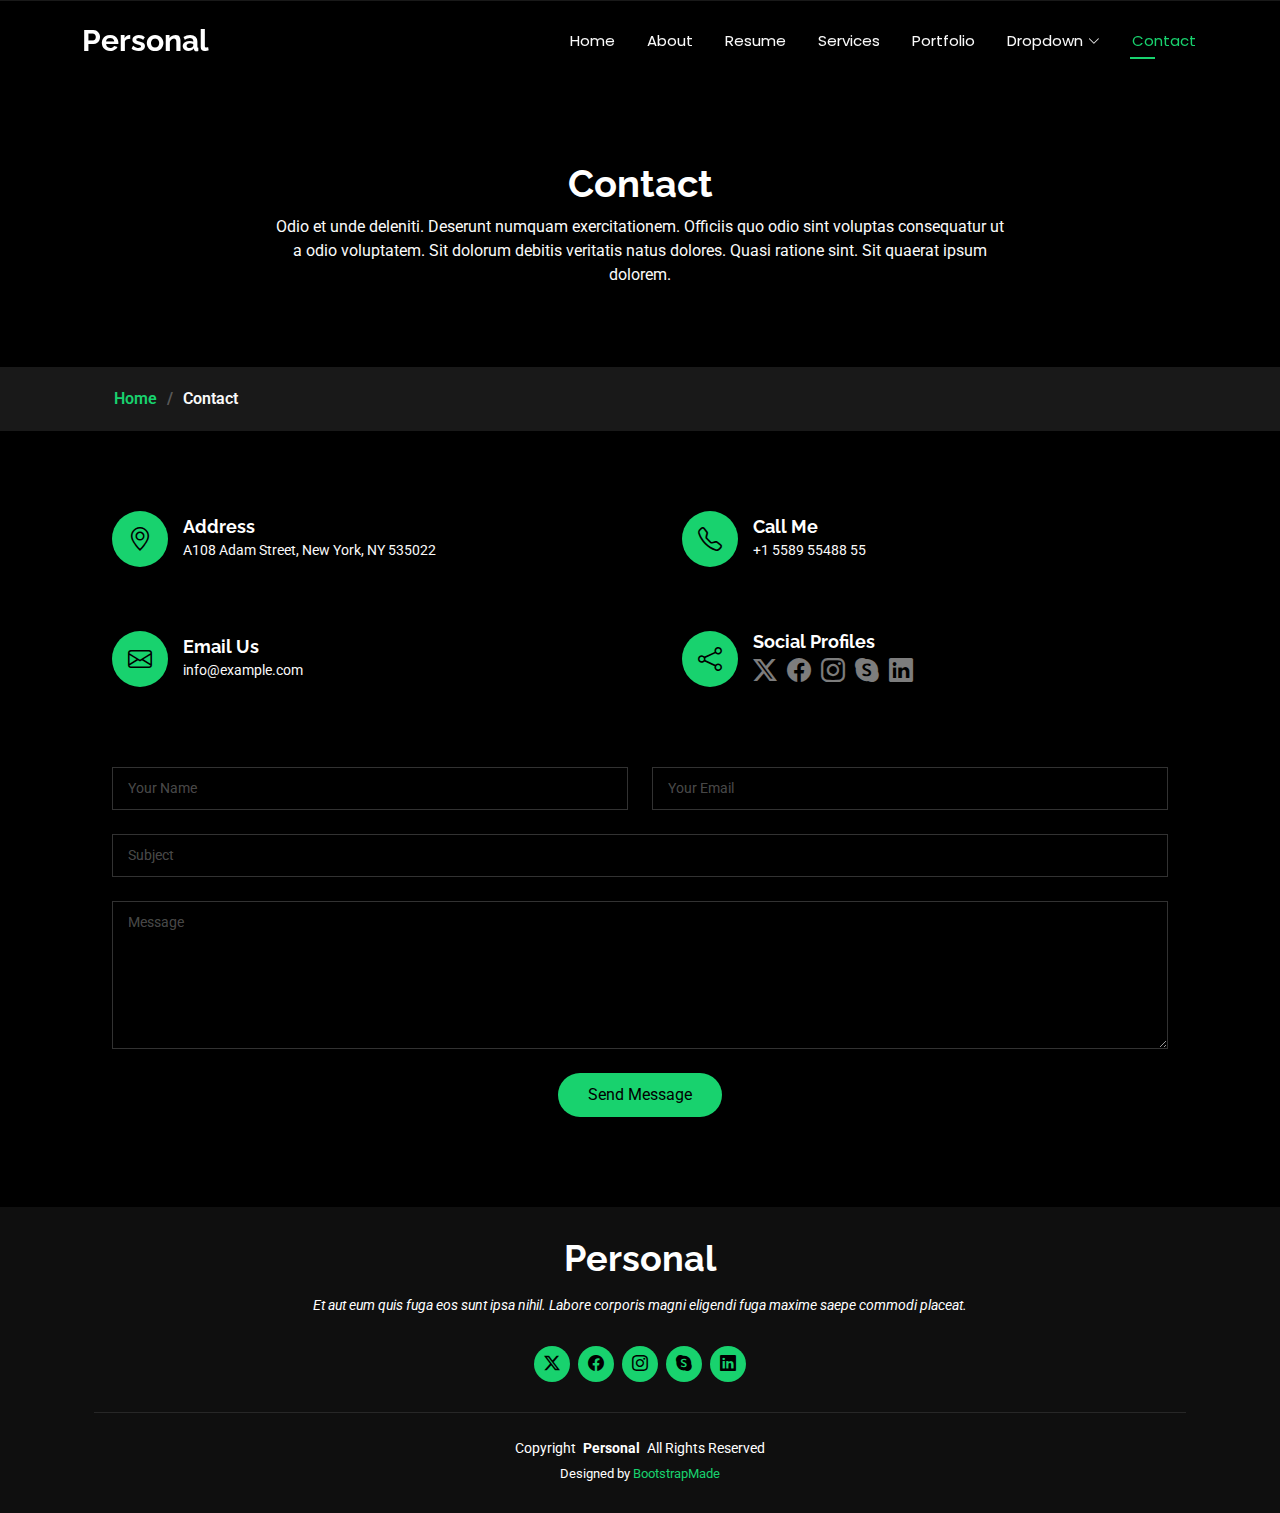
<file: contact.html>
<!DOCTYPE html>
<html lang="en">

<head>
  <meta charset="utf-8">
  <meta content="width=device-width, initial-scale=1.0" name="viewport">
  <title>Contact - Personal Bootstrap Template</title>
  <meta name="description" content="">
  <meta name="keywords" content="">

  <!-- Favicons -->
  <link href="assets/img/favicon.png" rel="icon">
  <link href="assets/img/apple-touch-icon.png" rel="apple-touch-icon">

  <!-- Fonts -->
  <link href="https://fonts.googleapis.com" rel="preconnect">
  <link href="https://fonts.gstatic.com" rel="preconnect" crossorigin>
  <link href="https://fonts.googleapis.com/css2?family=Roboto:ital,wght@0,100;0,300;0,400;0,500;0,700;0,900;1,100;1,300;1,400;1,500;1,700;1,900&family=Poppins:ital,wght@0,100;0,200;0,300;0,400;0,500;0,600;0,700;0,800;0,900;1,100;1,200;1,300;1,400;1,500;1,600;1,700;1,800;1,900&family=Raleway:ital,wght@0,100;0,200;0,300;0,400;0,500;0,600;0,700;0,800;0,900;1,100;1,200;1,300;1,400;1,500;1,600;1,700;1,800;1,900&display=swap" rel="stylesheet">

  <!-- Vendor CSS Files -->
  <link href="assets/vendor/bootstrap/css/bootstrap.min.css" rel="stylesheet">
  <link href="assets/vendor/bootstrap-icons/bootstrap-icons.css" rel="stylesheet">
  <link href="assets/vendor/aos/aos.css" rel="stylesheet">
  <link href="assets/vendor/swiper/swiper-bundle.min.css" rel="stylesheet">
  <link href="assets/vendor/glightbox/css/glightbox.min.css" rel="stylesheet">

  <!-- Main CSS File -->
  <link href="assets/css/main.css" rel="stylesheet">

  <!-- =======================================================
  * Template Name: Personal
  * Template URL: https://bootstrapmade.com/personal-free-resume-bootstrap-template/
  * Updated: Aug 07 2024 with Bootstrap v5.3.3
  * Author: BootstrapMade.com
  * License: https://bootstrapmade.com/license/
  ======================================================== -->
</head>

<body class="contact-page">

  <header id="header" class="header d-flex align-items-center fixed-top">
    <div class="container-fluid container-xl position-relative d-flex align-items-center justify-content-between">

      <a href="index.html" class="logo d-flex align-items-center">
        <!-- Uncomment the line below if you also wish to use an image logo -->
        <!-- <img src="assets/img/logo.png" alt=""> -->
        <h1 class="sitename">Personal</h1>
      </a>

      <nav id="navmenu" class="navmenu">
        <ul>
          <li><a href="index.html">Home</a></li>
          <li><a href="about.html">About</a></li>
          <li><a href="resume.html">Resume</a></li>
          <li><a href="services.html">Services</a></li>
          <li><a href="portfolio.html">Portfolio</a></li>
          <li class="dropdown"><a href="#"><span>Dropdown</span> <i class="bi bi-chevron-down toggle-dropdown"></i></a>
            <ul>
              <li><a href="#">Dropdown 1</a></li>
              <li class="dropdown"><a href="#"><span>Deep Dropdown</span> <i class="bi bi-chevron-down toggle-dropdown"></i></a>
                <ul>
                  <li><a href="#">Deep Dropdown 1</a></li>
                  <li><a href="#">Deep Dropdown 2</a></li>
                  <li><a href="#">Deep Dropdown 3</a></li>
                  <li><a href="#">Deep Dropdown 4</a></li>
                  <li><a href="#">Deep Dropdown 5</a></li>
                </ul>
              </li>
              <li><a href="#">Dropdown 2</a></li>
              <li><a href="#">Dropdown 3</a></li>
              <li><a href="#">Dropdown 4</a></li>
            </ul>
          </li>
          <li><a href="contact.html" class="active">Contact</a></li>
        </ul>
        <i class="mobile-nav-toggle d-xl-none bi bi-list"></i>
      </nav>

    </div>
  </header>

  <main class="main">

    <!-- Page Title -->
    <div class="page-title" data-aos="fade">
      <div class="heading">
        <div class="container">
          <div class="row d-flex justify-content-center text-center">
            <div class="col-lg-8">
              <h1>Contact</h1>
              <p class="mb-0">Odio et unde deleniti. Deserunt numquam exercitationem. Officiis quo odio sint voluptas consequatur ut a odio voluptatem. Sit dolorum debitis veritatis natus dolores. Quasi ratione sint. Sit quaerat ipsum dolorem.</p>
            </div>
          </div>
        </div>
      </div>
      <nav class="breadcrumbs">
        <div class="container">
          <ol>
            <li><a href="index.html">Home</a></li>
            <li class="current">Contact</li>
          </ol>
        </div>
      </nav>
    </div><!-- End Page Title -->

    <!-- Contact Section -->
    <section id="contact" class="contact section">

      <div class="container" data-aos="fade-up" data-aos-delay="100">

        <div class="row gy-4">

          <div class="col-md-6">
            <div class="info-item d-flex align-items-center" data-aos="fade-up" data-aos-delay="200">
              <i class="icon bi bi-geo-alt flex-shrink-0"></i>
              <div>
                <h3>Address</h3>
                <p>A108 Adam Street, New York, NY 535022</p>
              </div>
            </div>
          </div><!-- End Info Item -->

          <div class="col-md-6">
            <div class="info-item d-flex align-items-center" data-aos="fade-up" data-aos-delay="300">
              <i class="icon bi bi-telephone flex-shrink-0"></i>
              <div>
                <h3>Call Me</h3>
                <p>+1 5589 55488 55</p>
              </div>
            </div>
          </div><!-- End Info Item -->

          <div class="col-md-6">
            <div class="info-item d-flex align-items-center" data-aos="fade-up" data-aos-delay="400">
              <i class="icon bi bi-envelope flex-shrink-0"></i>
              <div>
                <h3>Email Us</h3>
                <p>info@example.com</p>
              </div>
            </div>
          </div><!-- End Info Item -->

          <div class="col-md-6">
            <div class="info-item d-flex align-items-center" data-aos="fade-up" data-aos-delay="500">
              <i class="icon bi bi-share flex-shrink-0"></i>
              <div>
                <h3>Social Profiles</h3>
                <div class="social-links">
                  <a href="#"><i class="bi bi-twitter-x"></i></a>
                  <a href="#"><i class="bi bi-facebook"></i></a>
                  <a href="#"><i class="bi bi-instagram"></i></a>
                  <a href="#"><i class="bi bi-skype"></i></a>
                  <a href="#"><i class="bi bi-linkedin"></i></a>
                </div>
              </div>
            </div>
          </div><!-- End Info Item -->

        </div>

        <form action="forms/contact.php" method="post" class="php-email-form" data-aos="fade-up" data-aos-delay="600">
          <div class="row gy-4">

            <div class="col-md-6">
              <input type="text" name="name" class="form-control" placeholder="Your Name" required="">
            </div>

            <div class="col-md-6 ">
              <input type="email" class="form-control" name="email" placeholder="Your Email" required="">
            </div>

            <div class="col-md-12">
              <input type="text" class="form-control" name="subject" placeholder="Subject" required="">
            </div>

            <div class="col-md-12">
              <textarea class="form-control" name="message" rows="6" placeholder="Message" required=""></textarea>
            </div>

            <div class="col-md-12 text-center">
              <div class="loading">Loading</div>
              <div class="error-message"></div>
              <div class="sent-message">Your message has been sent. Thank you!</div>

              <button type="submit">Send Message</button>
            </div>

          </div>
        </form><!-- End Contact Form -->

      </div>

    </section><!-- /Contact Section -->

  </main>

  <footer id="footer" class="footer dark-background">
    <div class="container">
      <h3 class="sitename">Personal</h3>
      <p>Et aut eum quis fuga eos sunt ipsa nihil. Labore corporis magni eligendi fuga maxime saepe commodi placeat.</p>
      <div class="social-links d-flex justify-content-center">
        <a href=""><i class="bi bi-twitter-x"></i></a>
        <a href=""><i class="bi bi-facebook"></i></a>
        <a href=""><i class="bi bi-instagram"></i></a>
        <a href=""><i class="bi bi-skype"></i></a>
        <a href=""><i class="bi bi-linkedin"></i></a>
      </div>
      <div class="container">
        <div class="copyright">
          <span>Copyright</span> <strong class="px-1 sitename">Personal</strong> <span>All Rights Reserved</span>
        </div>
        <div class="credits">
          <!-- All the links in the footer should remain intact. -->
          <!-- You can delete the links only if you've purchased the pro version. -->
          <!-- Licensing information: https://bootstrapmade.com/license/ -->
          <!-- Purchase the pro version with working PHP/AJAX contact form: [buy-url] -->
          Designed by <a href="https://bootstrapmade.com/">BootstrapMade</a>
        </div>
      </div>
    </div>
  </footer>

  <!-- Scroll Top -->
  <a href="#" id="scroll-top" class="scroll-top d-flex align-items-center justify-content-center"><i class="bi bi-arrow-up-short"></i></a>

  <!-- Preloader -->
  <div id="preloader"></div>

  <!-- Vendor JS Files -->
  <script src="assets/vendor/bootstrap/js/bootstrap.bundle.min.js"></script>
  <script src="assets/vendor/php-email-form/validate.js"></script>
  <script src="assets/vendor/aos/aos.js"></script>
  <script src="assets/vendor/typed.js/typed.umd.js"></script>
  <script src="assets/vendor/purecounter/purecounter_vanilla.js"></script>
  <script src="assets/vendor/waypoints/noframework.waypoints.js"></script>
  <script src="assets/vendor/swiper/swiper-bundle.min.js"></script>
  <script src="assets/vendor/glightbox/js/glightbox.min.js"></script>
  <script src="assets/vendor/imagesloaded/imagesloaded.pkgd.min.js"></script>
  <script src="assets/vendor/isotope-layout/isotope.pkgd.min.js"></script>

  <!-- Main JS File -->
  <script src="assets/js/main.js"></script>

</body>

</html>
</file>
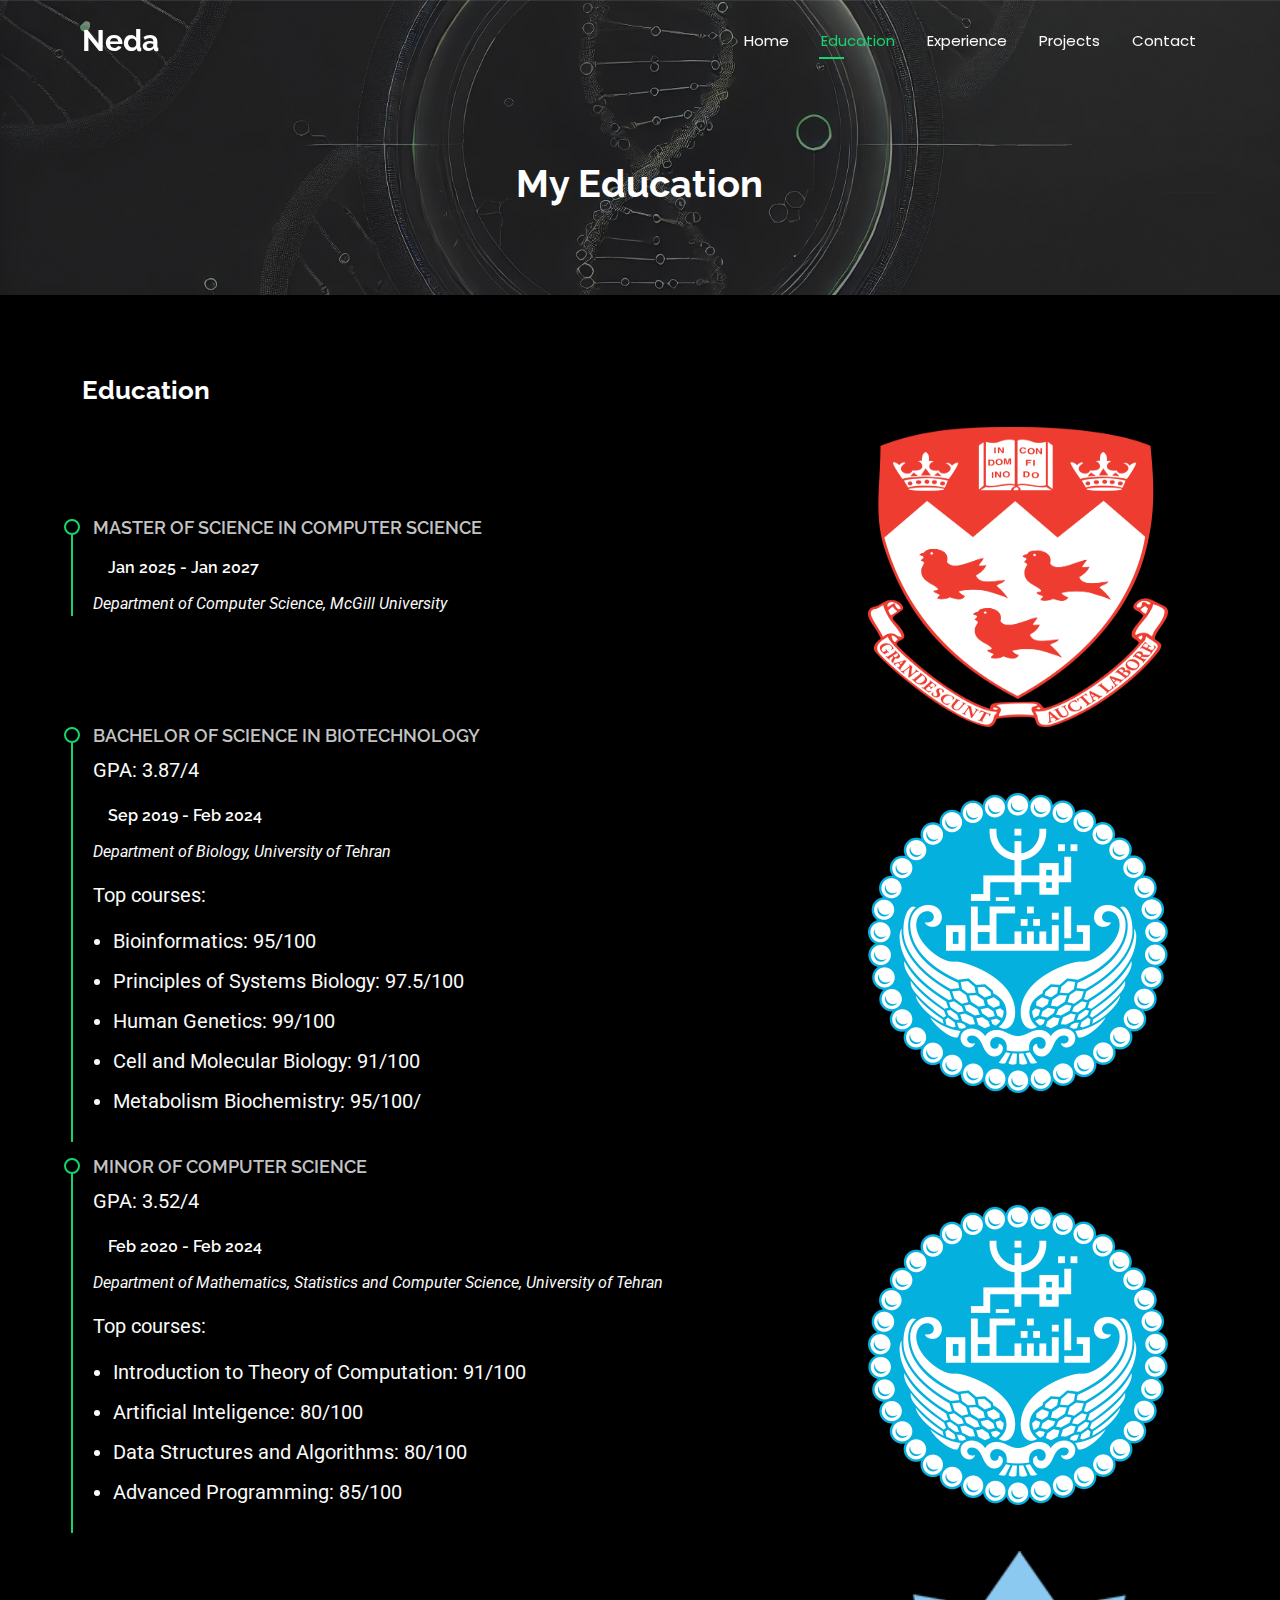
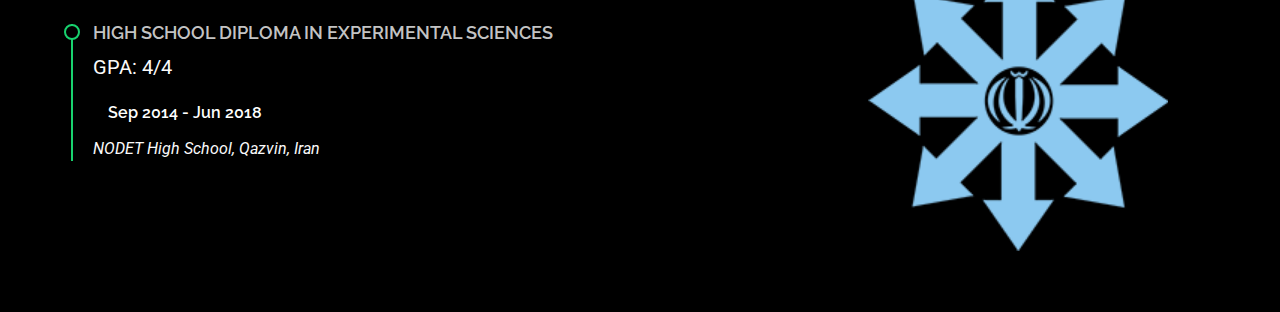
<file: Education.html>
<!DOCTYPE html>
<html lang="en">

<head>
  <meta charset="utf-8">
  <meta content="width=device-width, initial-scale=1.0" name="viewport">
  <title>Education</title>
  <meta name="description" content="">
  <meta name="keywords" content="">

  <!-- Favicons -->
  <link href="assets/img/ic.png" rel="icon">
  <link href="assets/img/apple-touch-icon.png" rel="apple-touch-icon">

  <!-- Fonts -->
  <link href="https://fonts.googleapis.com" rel="preconnect">
  <link href="https://fonts.gstatic.com" rel="preconnect" crossorigin>
  <link href="https://fonts.googleapis.com/css2?family=Roboto:ital,wght@0,100;0,300;0,400;0,500;0,700;0,900;1,100;1,300;1,400;1,500;1,700;1,900&family=Poppins:ital,wght@0,100;0,200;0,300;0,400;0,500;0,600;0,700;0,800;0,900;1,100;1,200;1,300;1,400;1,500;1,600;1,700;1,800;1,900&family=Raleway:ital,wght@0,100;0,200;0,300;0,400;0,500;0,600;0,700;0,800;0,900;1,100;1,200;1,300;1,400;1,500;1,600;1,700;1,800;1,900&display=swap" rel="stylesheet">

  <!-- Vendor CSS Files -->
  <link href="assets/vendor/bootstrap/css/bootstrap.min.css" rel="stylesheet">
  <link href="assets/vendor/bootstrap-icons/bootstrap-icons.css" rel="stylesheet">
  <link href="assets/vendor/aos/aos.css" rel="stylesheet">
  <link href="assets/vendor/swiper/swiper-bundle.min.css" rel="stylesheet">
  <link href="assets/vendor/glightbox/css/glightbox.min.css" rel="stylesheet">

  <!-- Main CSS File -->
  <link href="assets/css/main.css" rel="stylesheet">

  <!-- =======================================================
  * Template Name: Personal
  * Template URL: https://bootstrapmade.com/personal-free-resume-bootstrap-template/
  * Updated: Aug 07 2024 with Bootstrap v5.3.3
  * Author: BootstrapMade.com
  * License: https://bootstrapmade.com/license/
  ======================================================== -->
</head>

<body class="resume-page">

  <header id="header" class="header d-flex align-items-center fixed-top">
    <div class="container-fluid container-xl position-relative d-flex align-items-center justify-content-between">

      <a href="index.html" class="logo d-flex align-items-center">
        <!-- Uncomment the line below if you also wish to use an image logo -->
        <!-- <img src="assets/img/logo.png" alt=""> -->
        <h1 class="sitename">Neda</h1>
      </a>

      <nav id="navmenu" class="navmenu">
        <ul>
          <li><a href="index.html">Home</a></li>
    <!--      <li><a href="about.html">About</a></li> -->
          <li><a href="resume.html" class="active">Education</a></li>
          <li><a href="services.html">Experience</a></li>
          <li><a href="portfolio.html">Projects</a></li>
       <!--   <li class="dropdown"><a href="#"><span>Dropdown</span> <i class="bi bi-chevron-down toggle-dropdown"></i></a>
            <ul>
              <li><a href="#">Dropdown 1</a></li>
              <li class="dropdown"><a href="#"><span>Deep Dropdown</span> <i class="bi bi-chevron-down toggle-dropdown"></i></a>
                <ul>
                  <li><a href="#">Deep Dropdown 1</a></li>
                  <li><a href="#">Deep Dropdown 2</a></li>
                  <li><a href="#">Deep Dropdown 3</a></li>
                  <li><a href="#">Deep Dropdown 4</a></li>
                  <li><a href="#">Deep Dropdown 5</a></li>
                </ul>
              </li>
              <li><a href="#">Dropdown 2</a></li>
              <li><a href="#">Dropdown 3</a></li>
              <li><a href="#">Dropdown 4</a></li>
            </ul>
          </li> -->
          <li><a href="contact.html">Contact</a></li>
        </ul>
        <i class="mobile-nav-toggle d-xl-none bi bi-list"></i>
      </nav>

    </div>
  </header>

  <main class="main">

    <!-- Page Title -->
    <div class="page-title" data-aos="fade">
      <div class="heading" style="background: linear-gradient(rgba(35, 35, 35, 0.5), rgba(35, 35, 35, 0.5)), url('assets/img/bac.jpg') no-repeat center center; background-size: cover; max-height: 70vh; width: 100%;>
        <div class="container">
          <div class="row d-flex justify-content-center text-center">
            <div class="col-lg-8">
              <h1>My Education</h1>
              <p class="mb-0"></p>
            </div>
          </div>
        </div>
      </div>
      <nav class="breadcrumbs">
        <div class="container">
      
        </div>
      </nav>
    </div><!-- End Page Title -->

    <!-- Resume Section -->
    <section id="resume" class="resume section">

      <div class="container">

        <div class="row">

         <!--   <div class="col-lg-6" data-aos="fade-up" data-aos-delay="100">
          <h3 class="resume-title">Sumary</h3>

            <div class="resume-item pb-0">
              <h4>Brandon Johnson</h4>
              <p><em>Innovative and deadline-driven Graphic Designer with 3+ years of experience designing and developing user-centered digital/print marketing material from initial concept to final, polished deliverable.</em></p>
              <ul>
                <li>Portland par 127,Orlando, FL</li>
                <li>(123) 456-7891</li>
                <li>alice.barkley@example.com</li>
              </ul>
            </div><!-- Edn Resume Item -->

            <h3 class="resume-title">Education</h3>
            <table >

                          <tr>
              <td  class="td_top " style="margin-left: 0px;">
            <div class="resume-item">
              <h4>Master of Science in Computer Science</h4>
               <p style="font-size: 20px;"></p>
              <h5>Jan 2025 - Jan 2027</h5>
              <p><em>Department of Computer Science, McGill University</em></p>
            <!-- </p>
                   <p style="font-size: 20px;"> Top courses:</p>
                <p>
                <ul style="display: inline-block; font-size: 20px;">
                  <li> Bioinformatics: 95/100</li>
                  <li>Principles of Systems Biology: 97.5/100</li>
                  <li>Human Genetics: 99/100</li>
                  <li>Cell and Molecular Biology: 91/100</li>
                  <li>Metabolism Biochemistry: 95/100/</li>
                </ul>
                </p> -->
            </div>
                </td>

              <td class="td_top" align="center"><img src="assets/img/mcgill.png" class="floatRight" width="300" height="300"></td>
            </tr><!-- Edn Resume Item -->

            <tr>
              <td  class="td_top " style="margin-left: 0px;">
            <div class="resume-item">
              <h4>Bachelor of Science in Biotechnology</h4>
               <p style="font-size: 20px;">GPA: 3.87/4 </p>
              <h5>Sep 2019 - Feb 2024</h5>
              <p><em>Department of Biology, University of Tehran</em></p>
             </p>
                   <p style="font-size: 20px;"> Top courses:</p>
                <p>
                <ul style="display: inline-block; font-size: 20px;">
                  <li> Bioinformatics: 95/100</li>
                  <li>Principles of Systems Biology: 97.5/100</li>
                  <li>Human Genetics: 99/100</li>
                  <li>Cell and Molecular Biology: 91/100</li>
                  <li>Metabolism Biochemistry: 95/100/</li>
                </ul>
                </p>
            </div>
                </td>

              <td class="td_top" align="center"><img src="assets/img/University_of_Tehran_logo.svg.png" class="floatRight" width="300" height="300"></td>
            </tr><!-- Edn Resume Item -->
<tr>
              <td  class="td_top " style="margin-left: 0px;">
            <div class="resume-item">
              <h4>Minor of Computer Science</h4>
               <p style="font-size: 20px;">GPA: 3.52/4 </p>
              <h5>Feb 2020 - Feb 2024</h5>
              <p><em>Department of Mathematics, Statistics and Computer Science, University of Tehran</em></p>
              <p style="font-size: 20px;"> Top courses:</p>
                 <p>
                <ul style="display: inline-block; font-size: 20px;">
                  <li>Introduction to Theory of Computation: 91/100</li>
                  <li>Artificial Inteligence: 80/100</li>
                  <li>Data Structures and Algorithms: 80/100</li>
                  <li>Advanced Programming: 85/100</li>
                </ul>
                </p>
            </div>
                </td>

              <td class="td_top" align="center"><img src="assets/img/University_of_Tehran_logo.svg.png" class="floatRight" width="300" height="300"></td>
            </tr>

              <tr>
              <td  class="td_top " style="margin-left: 0px;">
            <div class="resume-item">
              <h4>High School Diploma in Experimental Sciences</h4>
               <p style="font-size: 20px;">GPA: 4/4 </p>
              <h5>Sep 2014 - Jun 2018</h5>
              <p><em>NODET High School, Qazvin, Iran</em></p>
            </div>
                </td>

              <td class="td_top" align="center"><img src="assets/img/sampad.png" class="floatRight" width="300" height="300"></td>
            </tr>
<!-- Edn Resume Item -->

   <!--        </div>

          <div class="col-lg-6" data-aos="fade-up" data-aos-delay="200">
            <h3 class="resume-title">Professional Experience</h3>
            <div class="resume-item">
              <h4>Senior graphic design specialist</h4>
              <h5>2019 - Present</h5>
              <p><em>Experion, New York, NY </em></p>
              <ul>
                <li>Lead in the design, development, and implementation of the graphic, layout, and production communication materials</li>
                <li>Delegate tasks to the 7 members of the design team and provide counsel on all aspects of the project. </li>
                <li>Supervise the assessment of all graphic materials in order to ensure quality and accuracy of the design</li>
                <li>Oversee the efficient use of production project budgets ranging from $2,000 - $25,000</li>
              </ul>
            </div><!-- Edn Resume Item -->

     <!--        <div class="resume-item">
              <h4>Graphic design specialist</h4>
              <h5>2017 - 2018</h5>
              <p><em>Stepping Stone Advertising, New York, NY</em></p>
              <ul>
                <li>Developed numerous marketing programs (logos, brochures,infographics, presentations, and advertisements).</li>
                <li>Managed up to 5 projects or tasks at a given time while under pressure</li>
                <li>Recommended and consulted with clients on the most appropriate graphic design</li>
                <li>Created 4+ design presentations and proposals a month for clients and account managers</li>
              </ul>
            </div><!-- Edn Resume Item -->

          </div>

        </div>

      </div>

    </section><!-- /Resume Section -->

  </main>

  <!-- <footer id="footer" class="footer dark-background">
    <div class="container">
      <h3 class="sitename">Personal</h3>
      <p>Et aut eum quis fuga eos sunt ipsa nihil. Labore corporis magni eligendi fuga maxime saepe commodi placeat.</p>
      <div class="social-links d-flex justify-content-center">
        <a href=""><i class="bi bi-twitter-x"></i></a>
        <a href=""><i class="bi bi-facebook"></i></a>
        <a href=""><i class="bi bi-instagram"></i></a>
        <a href=""><i class="bi bi-skype"></i></a>
        <a href=""><i class="bi bi-linkedin"></i></a>
      </div>
      <div class="container">
        <div class="copyright">
          <span>Copyright</span> <strong class="px-1 sitename">Personal</strong> <span>All Rights Reserved</span>
        </div>
        <div class="credits">
          <!-- All the links in the footer should remain intact. -->
          <!-- You can delete the links only if you've purchased the pro version. -->
          <!-- Licensing information: https://bootstrapmade.com/license/ -->
          <!-- Purchase the pro version with working PHP/AJAX contact form: [buy-url] -->
      <!--     Designed by <a href="https://bootstrapmade.com/">BootstrapMade</a>
        </div>
      </div>
    </div>
  </footer> -->

  <!-- Scroll Top -->
  <a href="#" id="scroll-top" class="scroll-top d-flex align-items-center justify-content-center"><i class="bi bi-arrow-up-short"></i></a>

  <!-- Preloader -->
  <div id="preloader"></div>

  <!-- Vendor JS Files -->
  <script src="assets/vendor/bootstrap/js/bootstrap.bundle.min.js"></script>
  <script src="assets/vendor/php-email-form/validate.js"></script>
  <script src="assets/vendor/aos/aos.js"></script>
  <script src="assets/vendor/typed.js/typed.umd.js"></script>
  <script src="assets/vendor/purecounter/purecounter_vanilla.js"></script>
  <script src="assets/vendor/waypoints/noframework.waypoints.js"></script>
  <script src="assets/vendor/swiper/swiper-bundle.min.js"></script>
  <script src="assets/vendor/glightbox/js/glightbox.min.js"></script>
  <script src="assets/vendor/imagesloaded/imagesloaded.pkgd.min.js"></script>
  <script src="assets/vendor/isotope-layout/isotope.pkgd.min.js"></script>

  <!-- Main JS File -->
  <script src="assets/js/main.js"></script>

</body>

</html>
</file>
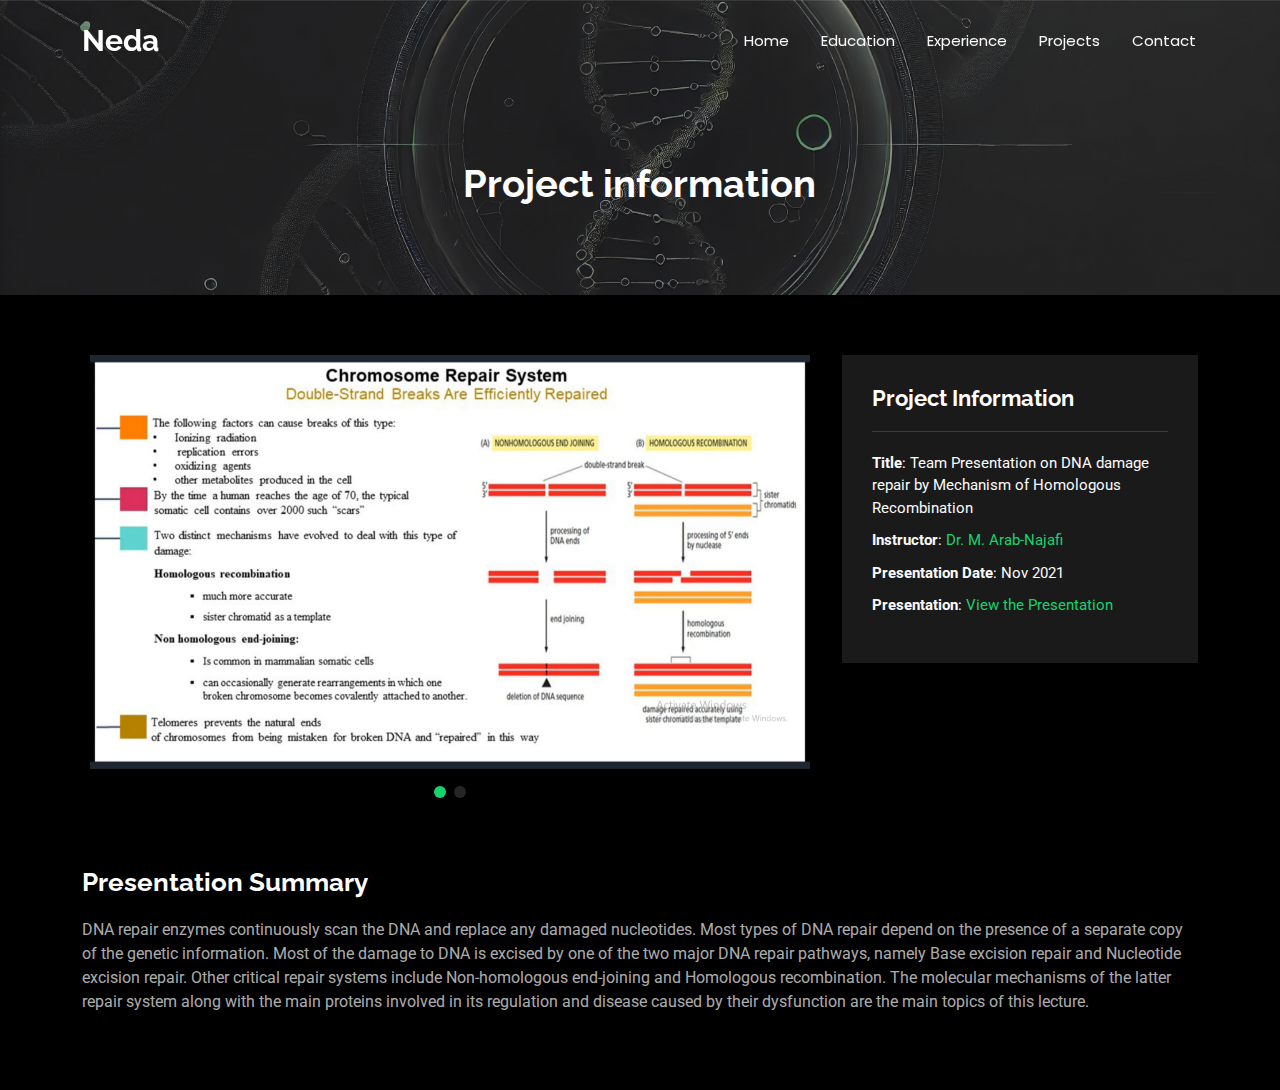
<file: homo.html>
<!DOCTYPE html>
<html lang="en">

<head>
  <meta charset="utf-8">
  <meta content="width=device-width, initial-scale=1.0" name="viewport">
  <title>Details</Details></title>
  <meta name="description" content="">
  <meta name="keywords" content="">

  <!-- Favicons -->
  <link href="assets/img/ic.png" rel="icon">
  <link href="assets/img/apple-touch-icon.png" rel="apple-touch-icon">

  <!-- Fonts -->
  <link href="https://fonts.googleapis.com" rel="preconnect">
  <link href="https://fonts.gstatic.com" rel="preconnect" crossorigin>
  <link href="https://fonts.googleapis.com/css2?family=Roboto:ital,wght@0,100;0,300;0,400;0,500;0,700;0,900;1,100;1,300;1,400;1,500;1,700;1,900&family=Poppins:ital,wght@0,100;0,200;0,300;0,400;0,500;0,600;0,700;0,800;0,900;1,100;1,200;1,300;1,400;1,500;1,600;1,700;1,800;1,900&family=Raleway:ital,wght@0,100;0,200;0,300;0,400;0,500;0,600;0,700;0,800;0,900;1,100;1,200;1,300;1,400;1,500;1,600;1,700;1,800;1,900&display=swap" rel="stylesheet">

  <!-- Vendor CSS Files -->
  <link href="assets/vendor/bootstrap/css/bootstrap.min.css" rel="stylesheet">
  <link href="assets/vendor/bootstrap-icons/bootstrap-icons.css" rel="stylesheet">
  <link href="assets/vendor/aos/aos.css" rel="stylesheet">
  <link href="assets/vendor/swiper/swiper-bundle.min.css" rel="stylesheet">
  <link href="assets/vendor/glightbox/css/glightbox.min.css" rel="stylesheet">

  <!-- Main CSS File -->
  <link href="assets/css/main.css" rel="stylesheet">

  <!-- =======================================================
  * Template Name: Personal
  * Template URL: https://bootstrapmade.com/personal-free-resume-bootstrap-template/
  * Updated: Aug 07 2024 with Bootstrap v5.3.3
  * Author: BootstrapMade.com
  * License: https://bootstrapmade.com/license/
  ======================================================== -->
</head>

<body class="portfolio-details-page">

  <header id="header" class="header d-flex align-items-center fixed-top">
    <div class="container-fluid container-xl position-relative d-flex align-items-center justify-content-between">

      <a href="index.html" class="logo d-flex align-items-center">
        <!-- Uncomment the line below if you also wish to use an image logo -->
        <!-- <img src="assets/img/logo.png" alt=""> -->
        <h1 class="sitename">Neda</h1>
      </a>

      <nav id="navmenu" class="navmenu">
        <ul>
          <li><a href="index.html">Home</a></li>
       <!--   <li><a href="about.html">About</a></li> -->
          <li><a href="resume.html">Education</a></li>
          <li><a href="services.html">Experience</a></li>
          <li><a href="portfolio.html">Projects</a></li>
      <!--    <li class="dropdown"><a href="#"><span>Dropdown</span> <i class="bi bi-chevron-down toggle-dropdown"></i></a>
            <ul>
              <li><a href="#">Dropdown 1</a></li>
              <li class="dropdown"><a href="#"><span>Deep Dropdown</span> <i class="bi bi-chevron-down toggle-dropdown"></i></a>
                <ul>
                  <li><a href="#">Deep Dropdown 1</a></li>
                  <li><a href="#">Deep Dropdown 2</a></li>
                  <li><a href="#">Deep Dropdown 3</a></li>
                  <li><a href="#">Deep Dropdown 4</a></li>
                  <li><a href="#">Deep Dropdown 5</a></li>
                </ul>
              </li>
              <li><a href="#">Dropdown 2</a></li>
              <li><a href="#">Dropdown 3</a></li>
              <li><a href="#">Dropdown 4</a></li>
            </ul>
          </li> -->
          <li><a href="contact.html">Contact</a></li>
        </ul>
        <i class="mobile-nav-toggle d-xl-none bi bi-list"></i>
      </nav>

    </div>
  </header>

  <main class="main">

    <!-- Page Title -->
    <div class="page-title" data-aos="fade">
      <div class="heading" style="background: linear-gradient(rgba(35, 35, 35, 0.5), rgba(35, 35, 35, 0.5)), url('assets/img/bac.jpg') no-repeat center center; background-size: cover; max-height: 70vh; width: 100%;>
        <div class="container">
          <div class="row d-flex justify-content-center text-center">
            <div class="col-lg-8">
              <h1>Project information</h1>
              <p class="mb-0"></p>
            </div>
          </div>
        </div>
      </div>
      <nav class="breadcrumbs">
        <div class="container">

        </div>
      </nav>
    </div><!-- End Page Title -->

    <!-- Portfolio Details Section -->
    <section id="portfolio-details" class="portfolio-details section">

      <div class="container" data-aos="fade-up" data-aos-delay="100">

        <div class="row gy-4">

          <div class="col-lg-8">
            <div class="portfolio-details-slider swiper init-swiper">

              <script type="application/json" class="swiper-config">
                {
                  "loop": true,
                  "speed": 600,
                  "autoplay": {
                    "delay": 5000
                  },
                  "slidesPerView": "auto",
                  "pagination": {
                    "el": ".swiper-pagination",
                    "type": "bullets",
                    "clickable": true
                  }
                }
              </script>

              <div class="swiper-wrapper align-items-center">

                <div class="swiper-slide">
                  <img src="assets/img/portfolio/homo1.jpg" alt="">
                </div>

                <div class="swiper-slide">
                  <img src="assets/img/portfolio/homo2.jpg" alt="">
                </div>


              </div>
              <div class="swiper-pagination"></div>
            </div>
          </div>

          <div class="col-lg-4">
            <div class="portfolio-info" data-aos="fade-up" data-aos-delay="200">
              <h3>Project Information</h3>
          <ul>
            <li><strong>Title</strong>: Team Presentation on DNA damage repair by Mechanism of Homologous Recombination</li>
            <li><strong>Instructor</strong>: <a href="https://scholar.google.com/citations?user=qo5oSXAAAAAJ&hl=en"target="_blank" rel="noopener noreferrer"> Dr. M. Arab-Najafi </a></li>
            <li><strong>Presentation Date</strong>: Nov 2021</li>
            <li><strong>Presentation</strong>: <a href="https://drive.google.com/file/d/1ZTzmFi5KtwPIGYZ-AJBaak62S5GpPGnn/view?usp=drivesdk"target="_blank" rel="noopener noreferrer"> View the Presentation </a></li>
          </ul>
        </div>
      </div>

      <!-- Presentation Summary Section - Full width below images -->
      <div class="col-12">
        <div class="portfolio-description">
          <h2>Presentation Summary</h2>
          <p>
            DNA repair enzymes continuously scan the DNA and replace any damaged nucleotides. Most types of DNA repair depend on the presence of a separate copy of the genetic information. Most of the damage to DNA is excised by one of the two major DNA repair pathways, namely Base excision repair and Nucleotide excision repair. Other critical repair systems include Non-homologous end-joining and Homologous recombination. The molecular mechanisms of the latter repair system along with the main proteins involved in its regulation and disease caused by their dysfunction are the main topics of this lecture.
          </p>
        </div>
          </div>
            </div>
            
        </div>

      </div>

    </section><!-- /Portfolio Details Section -->

  </main>

  <!--<footer id="footer" class="footer dark-background">
    <div class="container">
      <h3 class="sitename">Personal</h3>
      <p>Et aut eum quis fuga eos sunt ipsa nihil. Labore corporis magni eligendi fuga maxime saepe commodi placeat.</p>
      <div class="social-links d-flex justify-content-center">
        <a href=""><i class="bi bi-twitter-x"></i></a>
        <a href=""><i class="bi bi-facebook"></i></a>
        <a href=""><i class="bi bi-instagram"></i></a>
        <a href=""><i class="bi bi-skype"></i></a>
        <a href=""><i class="bi bi-linkedin"></i></a>
      </div>
      <div class="container">
        <div class="copyright">
          <span>Copyright</span> <strong class="px-1 sitename">Personal</strong> <span>All Rights Reserved</span>
        </div>
        <div class="credits">
          <!-- All the links in the footer should remain intact. -->
          <!-- You can delete the links only if you've purchased the pro version. -->
          <!-- Licensing information: https://bootstrapmade.com/license/ -->
          <!-- Purchase the pro version with working PHP/AJAX contact form: [buy-url] -->
        <!-- Designed by <a href="https://bootstrapmade.com/">BootstrapMade</a>
        </div>
      </div>
    </div>
  </footer>

  <!-- Scroll Top -->
  <a href="#" id="scroll-top" class="scroll-top d-flex align-items-center justify-content-center"><i class="bi bi-arrow-up-short"></i></a>

  <!-- Preloader -->
  <div id="preloader"></div>

  <!-- Vendor JS Files -->
  <script src="assets/vendor/bootstrap/js/bootstrap.bundle.min.js"></script>
  <script src="assets/vendor/php-email-form/validate.js"></script>
  <script src="assets/vendor/aos/aos.js"></script>
  <script src="assets/vendor/typed.js/typed.umd.js"></script>
  <script src="assets/vendor/purecounter/purecounter_vanilla.js"></script>
  <script src="assets/vendor/waypoints/noframework.waypoints.js"></script>
  <script src="assets/vendor/swiper/swiper-bundle.min.js"></script>
  <script src="assets/vendor/glightbox/js/glightbox.min.js"></script>
  <script src="assets/vendor/imagesloaded/imagesloaded.pkgd.min.js"></script>
  <script src="assets/vendor/isotope-layout/isotope.pkgd.min.js"></script>

  <!-- Main JS File -->
  <script src="assets/js/main.js"></script>

</body>

</html>
</file>
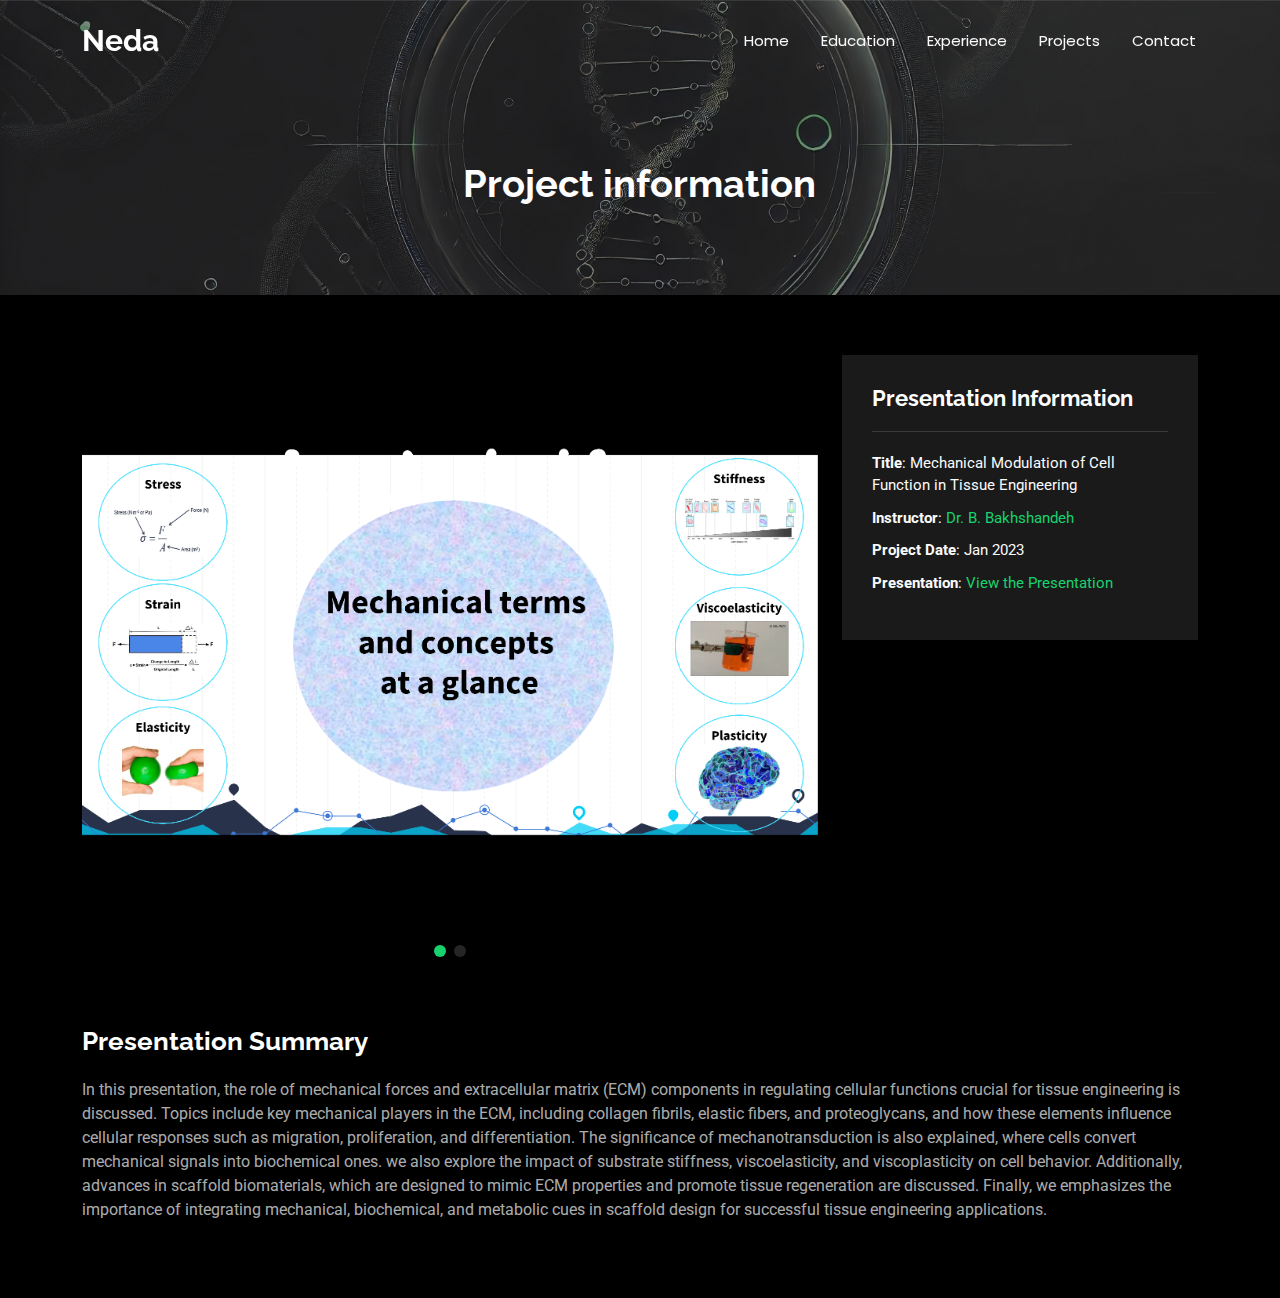
<file: mech.html>
<!DOCTYPE html>
<html lang="en">

<head>
  <meta charset="utf-8">
  <meta content="width=device-width, initial-scale=1.0" name="viewport">
  <title>Details</Details></title>
  <meta name="description" content="">
  <meta name="keywords" content="">

  <!-- Favicons -->
  <link href="assets/img/ic.png" rel="icon">
  <link href="assets/img/apple-touch-icon.png" rel="apple-touch-icon">

  <!-- Fonts -->
  <link href="https://fonts.googleapis.com" rel="preconnect">
  <link href="https://fonts.gstatic.com" rel="preconnect" crossorigin>
  <link href="https://fonts.googleapis.com/css2?family=Roboto:ital,wght@0,100;0,300;0,400;0,500;0,700;0,900;1,100;1,300;1,400;1,500;1,700;1,900&family=Poppins:ital,wght@0,100;0,200;0,300;0,400;0,500;0,600;0,700;0,800;0,900;1,100;1,200;1,300;1,400;1,500;1,600;1,700;1,800;1,900&family=Raleway:ital,wght@0,100;0,200;0,300;0,400;0,500;0,600;0,700;0,800;0,900;1,100;1,200;1,300;1,400;1,500;1,600;1,700;1,800;1,900&display=swap" rel="stylesheet">

  <!-- Vendor CSS Files -->
  <link href="assets/vendor/bootstrap/css/bootstrap.min.css" rel="stylesheet">
  <link href="assets/vendor/bootstrap-icons/bootstrap-icons.css" rel="stylesheet">
  <link href="assets/vendor/aos/aos.css" rel="stylesheet">
  <link href="assets/vendor/swiper/swiper-bundle.min.css" rel="stylesheet">
  <link href="assets/vendor/glightbox/css/glightbox.min.css" rel="stylesheet">

  <!-- Main CSS File -->
  <link href="assets/css/main.css" rel="stylesheet">

  <!-- =======================================================
  * Template Name: Personal
  * Template URL: https://bootstrapmade.com/personal-free-resume-bootstrap-template/
  * Updated: Aug 07 2024 with Bootstrap v5.3.3
  * Author: BootstrapMade.com
  * License: https://bootstrapmade.com/license/
  ======================================================== -->
</head>

<body class="portfolio-details-page">

  <header id="header" class="header d-flex align-items-center fixed-top">
    <div class="container-fluid container-xl position-relative d-flex align-items-center justify-content-between">

      <a href="index.html" class="logo d-flex align-items-center">
        <!-- Uncomment the line below if you also wish to use an image logo -->
        <!-- <img src="assets/img/logo.png" alt=""> -->
        <h1 class="sitename">Neda</h1>
      </a>

      <nav id="navmenu" class="navmenu">
        <ul>
          <li><a href="index.html">Home</a></li>
       <!--   <li><a href="about.html">About</a></li> -->
          <li><a href="resume.html">Education</a></li>
          <li><a href="services.html">Experience</a></li>
          <li><a href="portfolio.html">Projects</a></li>
      <!--    <li class="dropdown"><a href="#"><span>Dropdown</span> <i class="bi bi-chevron-down toggle-dropdown"></i></a>
            <ul>
              <li><a href="#">Dropdown 1</a></li>
              <li class="dropdown"><a href="#"><span>Deep Dropdown</span> <i class="bi bi-chevron-down toggle-dropdown"></i></a>
                <ul>
                  <li><a href="#">Deep Dropdown 1</a></li>
                  <li><a href="#">Deep Dropdown 2</a></li>
                  <li><a href="#">Deep Dropdown 3</a></li>
                  <li><a href="#">Deep Dropdown 4</a></li>
                  <li><a href="#">Deep Dropdown 5</a></li>
                </ul>
              </li>
              <li><a href="#">Dropdown 2</a></li>
              <li><a href="#">Dropdown 3</a></li>
              <li><a href="#">Dropdown 4</a></li>
            </ul>
          </li> -->
          <li><a href="contact.html">Contact</a></li>
        </ul>
        <i class="mobile-nav-toggle d-xl-none bi bi-list"></i>
      </nav>

    </div>
  </header>

  <main class="main">

    <!-- Page Title -->
    <div class="page-title" data-aos="fade">
      <div class="heading" style="background: linear-gradient(rgba(35, 35, 35, 0.5), rgba(35, 35, 35, 0.5)), url('assets/img/bac.jpg') no-repeat center center; background-size: cover; max-height: 70vh; width: 100%;>
        <div class="container">
          <div class="row d-flex justify-content-center text-center">
            <div class="col-lg-8">
              <h1>Project information</h1>
              <p class="mb-0"></p>
            </div>
          </div>
        </div>
      </div>
      <nav class="breadcrumbs">
        <div class="container">

        </div>
      </nav>
    </div><!-- End Page Title -->

    <!-- Portfolio Details Section -->
    <section id="portfolio-details" class="portfolio-details section">

      <div class="container" data-aos="fade-up" data-aos-delay="100">

        <div class="row gy-4">

          <div class="col-lg-8">
            <div class="portfolio-details-slider swiper init-swiper">

              <script type="application/json" class="swiper-config">
                {
                  "loop": true,
                  "speed": 600,
                  "autoplay": {
                    "delay": 5000
                  },
                  "slidesPerView": "auto",
                  "pagination": {
                    "el": ".swiper-pagination",
                    "type": "bullets",
                    "clickable": true
                  }
                }
              </script>

              <div class="swiper-wrapper align-items-center">

                <div class="swiper-slide">
                  <img src="assets/img/portfolio/mech1.png" alt="">
                </div>

                <div class="swiper-slide">
                  <img src="assets/img/portfolio/mech2.jpg" alt="">
                </div>


              </div>
              <div class="swiper-pagination"></div>
            </div>
          </div>

          <div class="col-lg-4">
            <div class="portfolio-info" data-aos="fade-up" data-aos-delay="200">
              <h3>Presentation Information</h3>
          <ul>
            <li><strong>Title</strong>: Mechanical Modulation of Cell Function in Tissue Engineering</li>
            <li><strong>Instructor</strong>: <a href="https://scholar.google.com/citations?user=esmTjKgAAAAJ&hl=en"target="_blank" rel="noopener noreferrer"> Dr. B. Bakhshandeh </a></li>
            <li><strong>Project Date</strong>: Jan 2023</li>
            <li><strong>Presentation</strong>: <a href="https://docs.google.com/presentation/d/1HyYmF8P7lzcezyfSx8iFzZKXIXZ-pDfJM9e5QkBAZsU/edit?usp=drive_link"target="_blank" rel="noopener noreferrer"> View the Presentation </a></li>
          </ul>
        </div>
      </div>

      <!-- Presentation Summary Section - Full width below images -->
      <div class="col-12">
        <div class="portfolio-description">
          <h2>Presentation Summary</h2>
          <p>
            In this presentation, the role of mechanical forces and extracellular matrix (ECM) components in regulating cellular functions crucial for tissue engineering is discussed. Topics include key mechanical players in the ECM, including collagen fibrils, elastic fibers, and proteoglycans, and how these elements influence cellular responses such as migration, proliferation, and differentiation. The significance of mechanotransduction is also explained, where cells convert mechanical signals into biochemical ones. we also explore the impact of substrate stiffness, viscoelasticity, and viscoplasticity on cell behavior. Additionally, advances in scaffold biomaterials, which are designed to mimic ECM properties and promote tissue regeneration are discussed. Finally, we emphasizes the importance of integrating mechanical, biochemical, and metabolic cues in scaffold design for successful tissue engineering applications.
          </p>
        </div>
          </div>
            </div>
            
        </div>

      </div>

    </section><!-- /Portfolio Details Section -->

  </main>

  <!--<footer id="footer" class="footer dark-background">
    <div class="container">
      <h3 class="sitename">Personal</h3>
      <p>Et aut eum quis fuga eos sunt ipsa nihil. Labore corporis magni eligendi fuga maxime saepe commodi placeat.</p>
      <div class="social-links d-flex justify-content-center">
        <a href=""><i class="bi bi-twitter-x"></i></a>
        <a href=""><i class="bi bi-facebook"></i></a>
        <a href=""><i class="bi bi-instagram"></i></a>
        <a href=""><i class="bi bi-skype"></i></a>
        <a href=""><i class="bi bi-linkedin"></i></a>
      </div>
      <div class="container">
        <div class="copyright">
          <span>Copyright</span> <strong class="px-1 sitename">Personal</strong> <span>All Rights Reserved</span>
        </div>
        <div class="credits">
          <!-- All the links in the footer should remain intact. -->
          <!-- You can delete the links only if you've purchased the pro version. -->
          <!-- Licensing information: https://bootstrapmade.com/license/ -->
          <!-- Purchase the pro version with working PHP/AJAX contact form: [buy-url] -->
        <!-- Designed by <a href="https://bootstrapmade.com/">BootstrapMade</a>
        </div>
      </div>
    </div>
  </footer>

  <!-- Scroll Top -->
  <a href="#" id="scroll-top" class="scroll-top d-flex align-items-center justify-content-center"><i class="bi bi-arrow-up-short"></i></a>

  <!-- Preloader -->
  <div id="preloader"></div>

  <!-- Vendor JS Files -->
  <script src="assets/vendor/bootstrap/js/bootstrap.bundle.min.js"></script>
  <script src="assets/vendor/php-email-form/validate.js"></script>
  <script src="assets/vendor/aos/aos.js"></script>
  <script src="assets/vendor/typed.js/typed.umd.js"></script>
  <script src="assets/vendor/purecounter/purecounter_vanilla.js"></script>
  <script src="assets/vendor/waypoints/noframework.waypoints.js"></script>
  <script src="assets/vendor/swiper/swiper-bundle.min.js"></script>
  <script src="assets/vendor/glightbox/js/glightbox.min.js"></script>
  <script src="assets/vendor/imagesloaded/imagesloaded.pkgd.min.js"></script>
  <script src="assets/vendor/isotope-layout/isotope.pkgd.min.js"></script>

  <!-- Main JS File -->
  <script src="assets/js/main.js"></script>

</body>

</html>
</file>
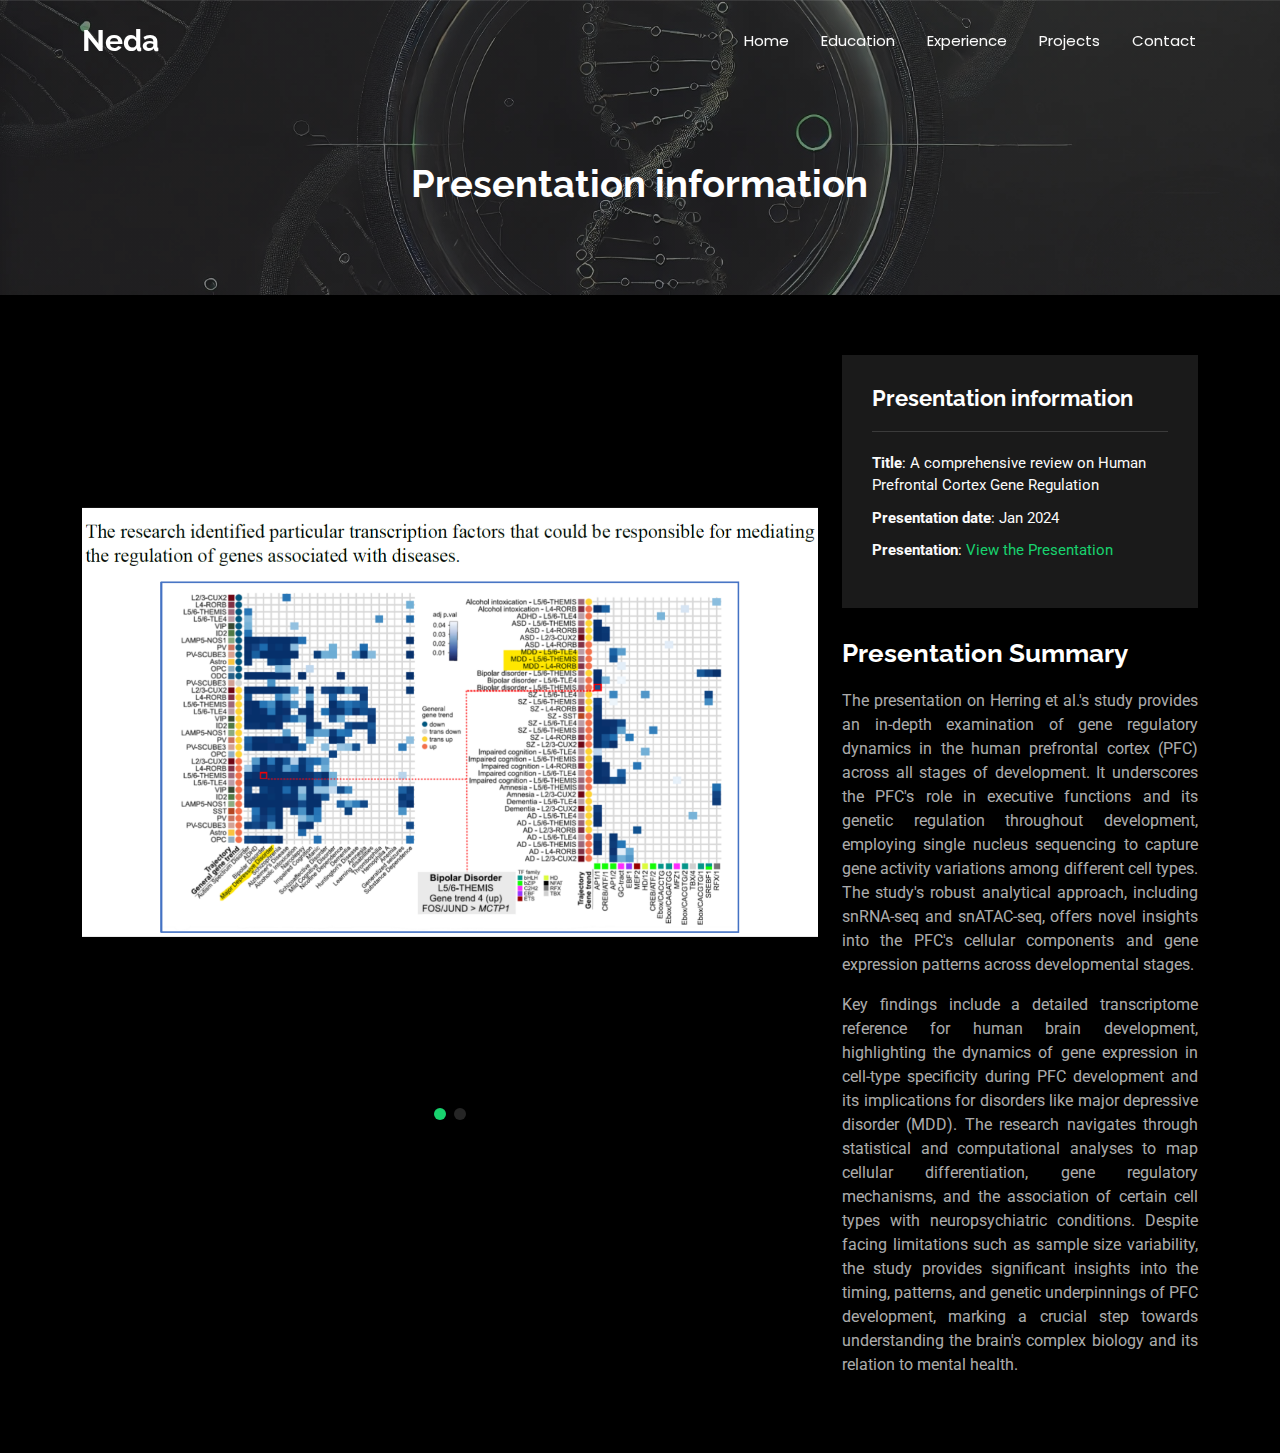
<file: pfc.html>
<!DOCTYPE html>
<html lang="en">

<head>
  <meta charset="utf-8">
  <meta content="width=device-width, initial-scale=1.0" name="viewport">
  <title>Details</Details></title>
  <meta name="description" content="">
  <meta name="keywords" content="">

  <!-- Favicons -->
  <link href="assets/img/ic.png" rel="icon">
  <link href="assets/img/apple-touch-icon.png" rel="apple-touch-icon">

  <!-- Fonts -->
  <link href="https://fonts.googleapis.com" rel="preconnect">
  <link href="https://fonts.gstatic.com" rel="preconnect" crossorigin>
  <link href="https://fonts.googleapis.com/css2?family=Roboto:ital,wght@0,100;0,300;0,400;0,500;0,700;0,900;1,100;1,300;1,400;1,500;1,700;1,900&family=Poppins:ital,wght@0,100;0,200;0,300;0,400;0,500;0,600;0,700;0,800;0,900;1,100;1,200;1,300;1,400;1,500;1,600;1,700;1,800;1,900&family=Raleway:ital,wght@0,100;0,200;0,300;0,400;0,500;0,600;0,700;0,800;0,900;1,100;1,200;1,300;1,400;1,500;1,600;1,700;1,800;1,900&display=swap" rel="stylesheet">

  <!-- Vendor CSS Files -->
  <link href="assets/vendor/bootstrap/css/bootstrap.min.css" rel="stylesheet">
  <link href="assets/vendor/bootstrap-icons/bootstrap-icons.css" rel="stylesheet">
  <link href="assets/vendor/aos/aos.css" rel="stylesheet">
  <link href="assets/vendor/swiper/swiper-bundle.min.css" rel="stylesheet">
  <link href="assets/vendor/glightbox/css/glightbox.min.css" rel="stylesheet">

  <!-- Main CSS File -->
  <link href="assets/css/main.css" rel="stylesheet">

  <!-- =======================================================
  * Template Name: Personal
  * Template URL: https://bootstrapmade.com/personal-free-resume-bootstrap-template/
  * Updated: Aug 07 2024 with Bootstrap v5.3.3
  * Author: BootstrapMade.com
  * License: https://bootstrapmade.com/license/
  ======================================================== -->
</head>

<body class="portfolio-details-page">

  <header id="header" class="header d-flex align-items-center fixed-top">
    <div class="container-fluid container-xl position-relative d-flex align-items-center justify-content-between">

      <a href="index.html" class="logo d-flex align-items-center">
        <!-- Uncomment the line below if you also wish to use an image logo -->
        <!-- <img src="assets/img/logo.png" alt=""> -->
        <h1 class="sitename">Neda</h1>
      </a>

      <nav id="navmenu" class="navmenu">
        <ul>
          <li><a href="index.html">Home</a></li>
       <!--   <li><a href="about.html">About</a></li> -->
          <li><a href="resume.html">Education</a></li>
          <li><a href="services.html">Experience</a></li>
          <li><a href="portfolio.html">Projects</a></li>
      <!--    <li class="dropdown"><a href="#"><span>Dropdown</span> <i class="bi bi-chevron-down toggle-dropdown"></i></a>
            <ul>
              <li><a href="#">Dropdown 1</a></li>
              <li class="dropdown"><a href="#"><span>Deep Dropdown</span> <i class="bi bi-chevron-down toggle-dropdown"></i></a>
                <ul>
                  <li><a href="#">Deep Dropdown 1</a></li>
                  <li><a href="#">Deep Dropdown 2</a></li>
                  <li><a href="#">Deep Dropdown 3</a></li>
                  <li><a href="#">Deep Dropdown 4</a></li>
                  <li><a href="#">Deep Dropdown 5</a></li>
                </ul>
              </li>
              <li><a href="#">Dropdown 2</a></li>
              <li><a href="#">Dropdown 3</a></li>
              <li><a href="#">Dropdown 4</a></li>
            </ul>
          </li> -->
          <li><a href="contact.html">Contact</a></li>
        </ul>
        <i class="mobile-nav-toggle d-xl-none bi bi-list"></i>
      </nav>

    </div>
  </header>

  <main class="main">

    <!-- Page Title -->
    <div class="page-title" data-aos="fade">
      <div class="heading" style="background: linear-gradient(rgba(35, 35, 35, 0.5), rgba(35, 35, 35, 0.5)), url('assets/img/bac.jpg') no-repeat center center; background-size: cover; max-height: 70vh; width: 100%;>
        <div class="container">
          <div class="row d-flex justify-content-center text-center">
            <div class="col-lg-8">
              <h1>Presentation information</h1>
              <p class="mb-0"></p>
            </div>
          </div>
        </div>
      </div>
      <nav class="breadcrumbs">
        <div class="container">

        </div>
      </nav>
    </div><!-- End Page Title -->

    <!-- Portfolio Details Section -->
    <section id="portfolio-details" class="portfolio-details section">

      <div class="container" data-aos="fade-up" data-aos-delay="100">

        <div class="row gy-4">

          <div class="col-lg-8">
            <div class="portfolio-details-slider swiper init-swiper">

              <script type="application/json" class="swiper-config">
                {
                  "loop": true,
                  "speed": 600,
                  "autoplay": {
                    "delay": 5000
                  },
                  "slidesPerView": "auto",
                  "pagination": {
                    "el": ".swiper-pagination",
                    "type": "bullets",
                    "clickable": true
                  }
                }
              </script>

              <div class="swiper-wrapper align-items-center">

                <div class="swiper-slide">
                  <img src="assets/img/portfolio/pfc1.png" alt="">
                </div>

                <div class="swiper-slide">
                  <img src="assets/img/portfolio/pfc2.png" alt="">
                </div>


              </div>
              <div class="swiper-pagination"></div>
            </div>
          </div>

          <div class="col-lg-4">
            <div class="portfolio-info" data-aos="fade-up" data-aos-delay="200">
              <h3>Presentation information</h3>
              <ul>
                <li><strong>Title</strong>: A comprehensive review on Human Prefrontal Cortex Gene Regulation</li>
                <li><strong>Presentation date</strong>: Jan 2024</li>
                <li><strong>Presentation</strong>: <a href="https://docs.google.com/presentation/d/1N9wFWH7wNA6uci6D6Ib9jqctB4PxQkpG/edit?usp=drive_link&ouid=117073890860208459027&rtpof=true&sd=true"> View the Presentation </a> </li>
              </ul>
            </div>
            <div class="portfolio-description">
              <h2>Presentation Summary</h2>
              <p style="text-align:justify">
                The presentation on Herring et al.'s study provides an in-depth examination of gene regulatory dynamics in the human prefrontal cortex (PFC) across all stages of development. It underscores the PFC's role in executive functions and its genetic regulation throughout development, employing single nucleus sequencing to capture gene activity variations among different cell types. The study's robust analytical approach, including snRNA-seq and snATAC-seq, offers novel insights into the PFC's cellular components and gene expression patterns across developmental stages.
  </p>
               <p style="text-align:justify">
                Key findings include a detailed transcriptome reference for human brain development, highlighting the dynamics of gene expression in cell-type specificity during PFC development and its implications for disorders like major depressive disorder (MDD). The research navigates through statistical and computational analyses to map cellular differentiation, gene regulatory mechanisms, and the association of certain cell types with neuropsychiatric conditions. Despite facing limitations such as sample size variability, the study provides significant insights into the timing, patterns, and genetic underpinnings of PFC development, marking a crucial step towards understanding the brain's complex biology and its relation to mental health.
  </p>
        </div>
          </div>
            </div>
            
        </div>

      </div>

    </section><!-- /Portfolio Details Section -->

  </main>

  <!--<footer id="footer" class="footer dark-background">
    <div class="container">
      <h3 class="sitename">Personal</h3>
      <p>Et aut eum quis fuga eos sunt ipsa nihil. Labore corporis magni eligendi fuga maxime saepe commodi placeat.</p>
      <div class="social-links d-flex justify-content-center">
        <a href=""><i class="bi bi-twitter-x"></i></a>
        <a href=""><i class="bi bi-facebook"></i></a>
        <a href=""><i class="bi bi-instagram"></i></a>
        <a href=""><i class="bi bi-skype"></i></a>
        <a href=""><i class="bi bi-linkedin"></i></a>
      </div>
      <div class="container">
        <div class="copyright">
          <span>Copyright</span> <strong class="px-1 sitename">Personal</strong> <span>All Rights Reserved</span>
        </div>
        <div class="credits">
          <!-- All the links in the footer should remain intact. -->
          <!-- You can delete the links only if you've purchased the pro version. -->
          <!-- Licensing information: https://bootstrapmade.com/license/ -->
          <!-- Purchase the pro version with working PHP/AJAX contact form: [buy-url] -->
        <!-- Designed by <a href="https://bootstrapmade.com/">BootstrapMade</a>
        </div>
      </div>
    </div>
  </footer>

  <!-- Scroll Top -->
  <a href="#" id="scroll-top" class="scroll-top d-flex align-items-center justify-content-center"><i class="bi bi-arrow-up-short"></i></a>

  <!-- Preloader -->
  <div id="preloader"></div>

  <!-- Vendor JS Files -->
  <script src="assets/vendor/bootstrap/js/bootstrap.bundle.min.js"></script>
  <script src="assets/vendor/php-email-form/validate.js"></script>
  <script src="assets/vendor/aos/aos.js"></script>
  <script src="assets/vendor/typed.js/typed.umd.js"></script>
  <script src="assets/vendor/purecounter/purecounter_vanilla.js"></script>
  <script src="assets/vendor/waypoints/noframework.waypoints.js"></script>
  <script src="assets/vendor/swiper/swiper-bundle.min.js"></script>
  <script src="assets/vendor/glightbox/js/glightbox.min.js"></script>
  <script src="assets/vendor/imagesloaded/imagesloaded.pkgd.min.js"></script>
  <script src="assets/vendor/isotope-layout/isotope.pkgd.min.js"></script>

  <!-- Main JS File -->
  <script src="assets/js/main.js"></script>

</body>

</html>
</file>
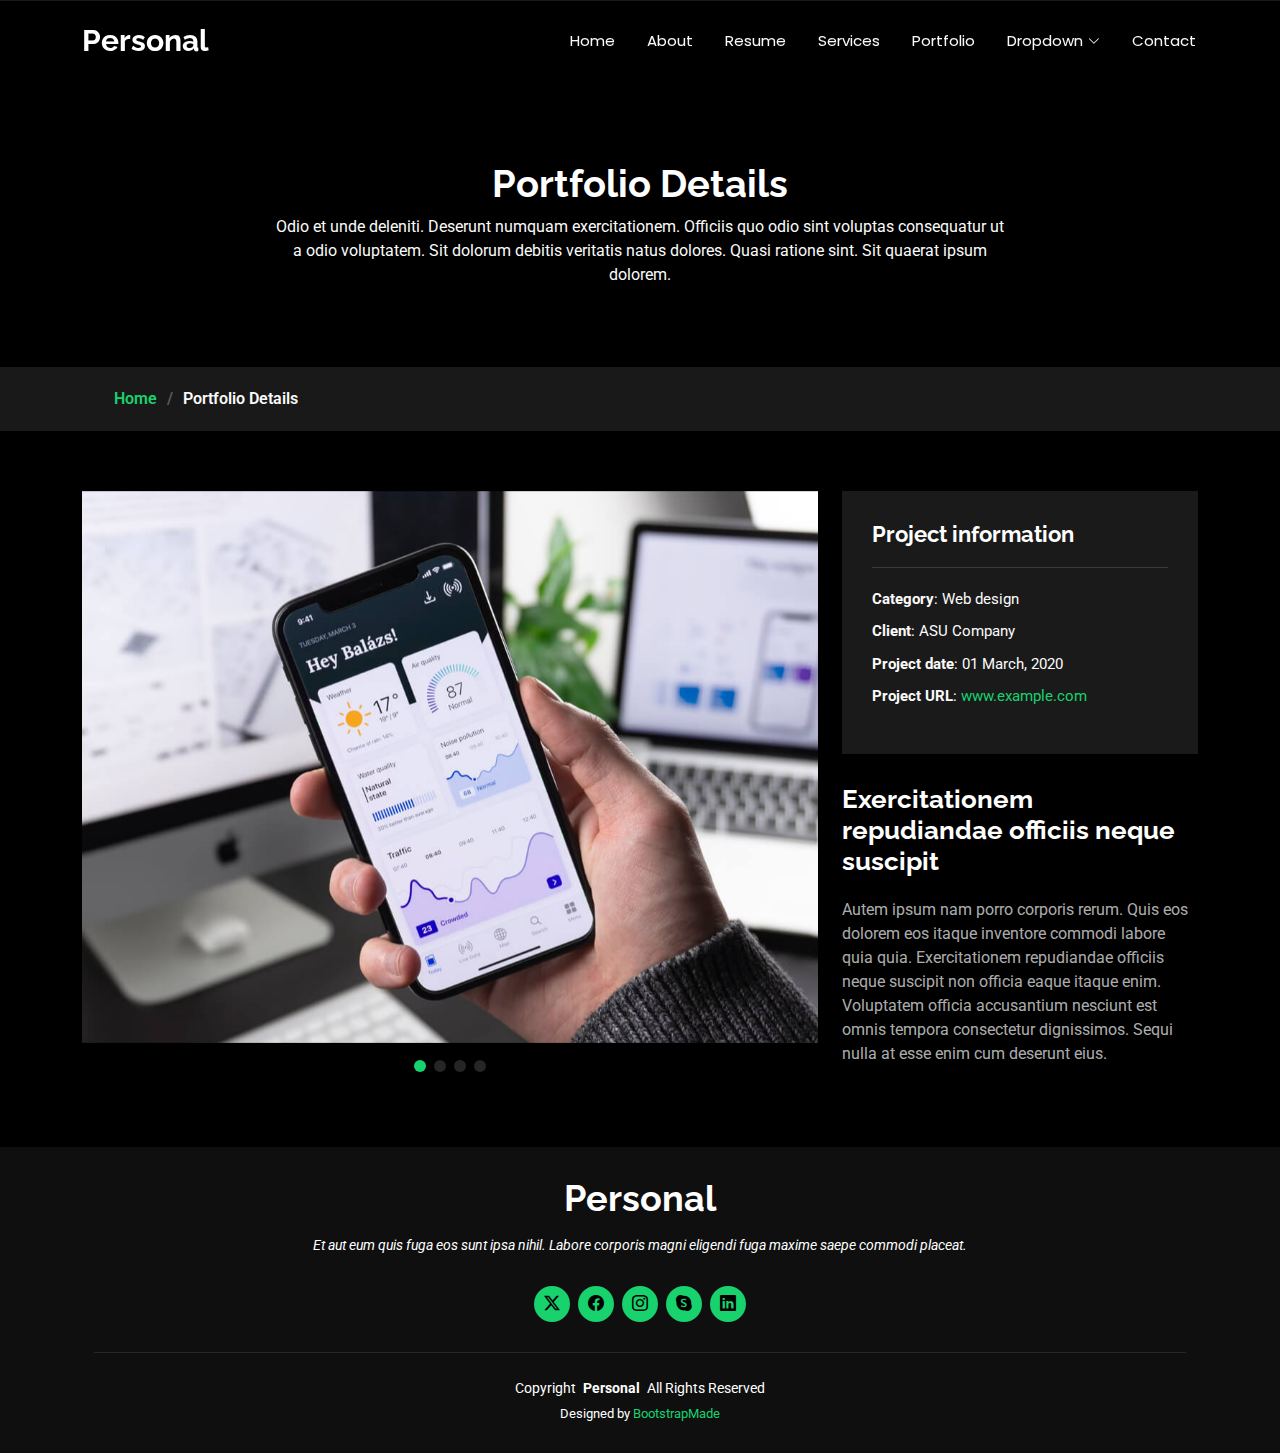
<file: portfolio-details.html>
<!DOCTYPE html>
<html lang="en">

<head>
  <meta charset="utf-8">
  <meta content="width=device-width, initial-scale=1.0" name="viewport">
  <title>Portfolio Details - Personal Bootstrap Template</title>
  <meta name="description" content="">
  <meta name="keywords" content="">

  <!-- Favicons -->
  <link href="assets/img/favicon.png" rel="icon">
  <link href="assets/img/apple-touch-icon.png" rel="apple-touch-icon">

  <!-- Fonts -->
  <link href="https://fonts.googleapis.com" rel="preconnect">
  <link href="https://fonts.gstatic.com" rel="preconnect" crossorigin>
  <link href="https://fonts.googleapis.com/css2?family=Roboto:ital,wght@0,100;0,300;0,400;0,500;0,700;0,900;1,100;1,300;1,400;1,500;1,700;1,900&family=Poppins:ital,wght@0,100;0,200;0,300;0,400;0,500;0,600;0,700;0,800;0,900;1,100;1,200;1,300;1,400;1,500;1,600;1,700;1,800;1,900&family=Raleway:ital,wght@0,100;0,200;0,300;0,400;0,500;0,600;0,700;0,800;0,900;1,100;1,200;1,300;1,400;1,500;1,600;1,700;1,800;1,900&display=swap" rel="stylesheet">

  <!-- Vendor CSS Files -->
  <link href="assets/vendor/bootstrap/css/bootstrap.min.css" rel="stylesheet">
  <link href="assets/vendor/bootstrap-icons/bootstrap-icons.css" rel="stylesheet">
  <link href="assets/vendor/aos/aos.css" rel="stylesheet">
  <link href="assets/vendor/swiper/swiper-bundle.min.css" rel="stylesheet">
  <link href="assets/vendor/glightbox/css/glightbox.min.css" rel="stylesheet">

  <!-- Main CSS File -->
  <link href="assets/css/main.css" rel="stylesheet">

  <!-- =======================================================
  * Template Name: Personal
  * Template URL: https://bootstrapmade.com/personal-free-resume-bootstrap-template/
  * Updated: Aug 07 2024 with Bootstrap v5.3.3
  * Author: BootstrapMade.com
  * License: https://bootstrapmade.com/license/
  ======================================================== -->
</head>

<body class="portfolio-details-page">

  <header id="header" class="header d-flex align-items-center fixed-top">
    <div class="container-fluid container-xl position-relative d-flex align-items-center justify-content-between">

      <a href="index.html" class="logo d-flex align-items-center">
        <!-- Uncomment the line below if you also wish to use an image logo -->
        <!-- <img src="assets/img/logo.png" alt=""> -->
        <h1 class="sitename">Personal</h1>
      </a>

      <nav id="navmenu" class="navmenu">
        <ul>
          <li><a href="index.html">Home</a></li>
          <li><a href="about.html">About</a></li>
          <li><a href="resume.html">Resume</a></li>
          <li><a href="services.html">Services</a></li>
          <li><a href="portfolio.html">Portfolio</a></li>
          <li class="dropdown"><a href="#"><span>Dropdown</span> <i class="bi bi-chevron-down toggle-dropdown"></i></a>
            <ul>
              <li><a href="#">Dropdown 1</a></li>
              <li class="dropdown"><a href="#"><span>Deep Dropdown</span> <i class="bi bi-chevron-down toggle-dropdown"></i></a>
                <ul>
                  <li><a href="#">Deep Dropdown 1</a></li>
                  <li><a href="#">Deep Dropdown 2</a></li>
                  <li><a href="#">Deep Dropdown 3</a></li>
                  <li><a href="#">Deep Dropdown 4</a></li>
                  <li><a href="#">Deep Dropdown 5</a></li>
                </ul>
              </li>
              <li><a href="#">Dropdown 2</a></li>
              <li><a href="#">Dropdown 3</a></li>
              <li><a href="#">Dropdown 4</a></li>
            </ul>
          </li>
          <li><a href="contact.html">Contact</a></li>
        </ul>
        <i class="mobile-nav-toggle d-xl-none bi bi-list"></i>
      </nav>

    </div>
  </header>

  <main class="main">

    <!-- Page Title -->
    <div class="page-title" data-aos="fade">
      <div class="heading">
        <div class="container">
          <div class="row d-flex justify-content-center text-center">
            <div class="col-lg-8">
              <h1>Portfolio Details</h1>
              <p class="mb-0">Odio et unde deleniti. Deserunt numquam exercitationem. Officiis quo odio sint voluptas consequatur ut a odio voluptatem. Sit dolorum debitis veritatis natus dolores. Quasi ratione sint. Sit quaerat ipsum dolorem.</p>
            </div>
          </div>
        </div>
      </div>
      <nav class="breadcrumbs">
        <div class="container">
          <ol>
            <li><a href="index.html">Home</a></li>
            <li class="current">Portfolio Details</li>
          </ol>
        </div>
      </nav>
    </div><!-- End Page Title -->

    <!-- Portfolio Details Section -->
    <section id="portfolio-details" class="portfolio-details section">

      <div class="container" data-aos="fade-up" data-aos-delay="100">

        <div class="row gy-4">

          <div class="col-lg-8">
            <div class="portfolio-details-slider swiper init-swiper">

              <script type="application/json" class="swiper-config">
                {
                  "loop": true,
                  "speed": 600,
                  "autoplay": {
                    "delay": 5000
                  },
                  "slidesPerView": "auto",
                  "pagination": {
                    "el": ".swiper-pagination",
                    "type": "bullets",
                    "clickable": true
                  }
                }
              </script>

              <div class="swiper-wrapper align-items-center">

                <div class="swiper-slide">
                  <img src="assets/img/portfolio/app-1.jpg" alt="">
                </div>

                <div class="swiper-slide">
                  <img src="assets/img/portfolio/product-1.jpg" alt="">
                </div>

                <div class="swiper-slide">
                  <img src="assets/img/portfolio/branding-1.jpg" alt="">
                </div>

                <div class="swiper-slide">
                  <img src="assets/img/portfolio/books-1.jpg" alt="">
                </div>

              </div>
              <div class="swiper-pagination"></div>
            </div>
          </div>

          <div class="col-lg-4">
            <div class="portfolio-info" data-aos="fade-up" data-aos-delay="200">
              <h3>Project information</h3>
              <ul>
                <li><strong>Category</strong>: Web design</li>
                <li><strong>Client</strong>: ASU Company</li>
                <li><strong>Project date</strong>: 01 March, 2020</li>
                <li><strong>Project URL</strong>: <a href="#">www.example.com</a></li>
              </ul>
            </div>
            <div class="portfolio-description" data-aos="fade-up" data-aos-delay="300">
              <h2>Exercitationem repudiandae officiis neque suscipit</h2>
              <p>
                Autem ipsum nam porro corporis rerum. Quis eos dolorem eos itaque inventore commodi labore quia quia. Exercitationem repudiandae officiis neque suscipit non officia eaque itaque enim. Voluptatem officia accusantium nesciunt est omnis tempora consectetur dignissimos. Sequi nulla at esse enim cum deserunt eius.
              </p>
            </div>
          </div>

        </div>

      </div>

    </section><!-- /Portfolio Details Section -->

  </main>

  <footer id="footer" class="footer dark-background">
    <div class="container">
      <h3 class="sitename">Personal</h3>
      <p>Et aut eum quis fuga eos sunt ipsa nihil. Labore corporis magni eligendi fuga maxime saepe commodi placeat.</p>
      <div class="social-links d-flex justify-content-center">
        <a href=""><i class="bi bi-twitter-x"></i></a>
        <a href=""><i class="bi bi-facebook"></i></a>
        <a href=""><i class="bi bi-instagram"></i></a>
        <a href=""><i class="bi bi-skype"></i></a>
        <a href=""><i class="bi bi-linkedin"></i></a>
      </div>
      <div class="container">
        <div class="copyright">
          <span>Copyright</span> <strong class="px-1 sitename">Personal</strong> <span>All Rights Reserved</span>
        </div>
        <div class="credits">
          <!-- All the links in the footer should remain intact. -->
          <!-- You can delete the links only if you've purchased the pro version. -->
          <!-- Licensing information: https://bootstrapmade.com/license/ -->
          <!-- Purchase the pro version with working PHP/AJAX contact form: [buy-url] -->
          Designed by <a href="https://bootstrapmade.com/">BootstrapMade</a>
        </div>
      </div>
    </div>
  </footer>

  <!-- Scroll Top -->
  <a href="#" id="scroll-top" class="scroll-top d-flex align-items-center justify-content-center"><i class="bi bi-arrow-up-short"></i></a>

  <!-- Preloader -->
  <div id="preloader"></div>

  <!-- Vendor JS Files -->
  <script src="assets/vendor/bootstrap/js/bootstrap.bundle.min.js"></script>
  <script src="assets/vendor/php-email-form/validate.js"></script>
  <script src="assets/vendor/aos/aos.js"></script>
  <script src="assets/vendor/typed.js/typed.umd.js"></script>
  <script src="assets/vendor/purecounter/purecounter_vanilla.js"></script>
  <script src="assets/vendor/waypoints/noframework.waypoints.js"></script>
  <script src="assets/vendor/swiper/swiper-bundle.min.js"></script>
  <script src="assets/vendor/glightbox/js/glightbox.min.js"></script>
  <script src="assets/vendor/imagesloaded/imagesloaded.pkgd.min.js"></script>
  <script src="assets/vendor/isotope-layout/isotope.pkgd.min.js"></script>

  <!-- Main JS File -->
  <script src="assets/js/main.js"></script>

</body>

</html>
</file>
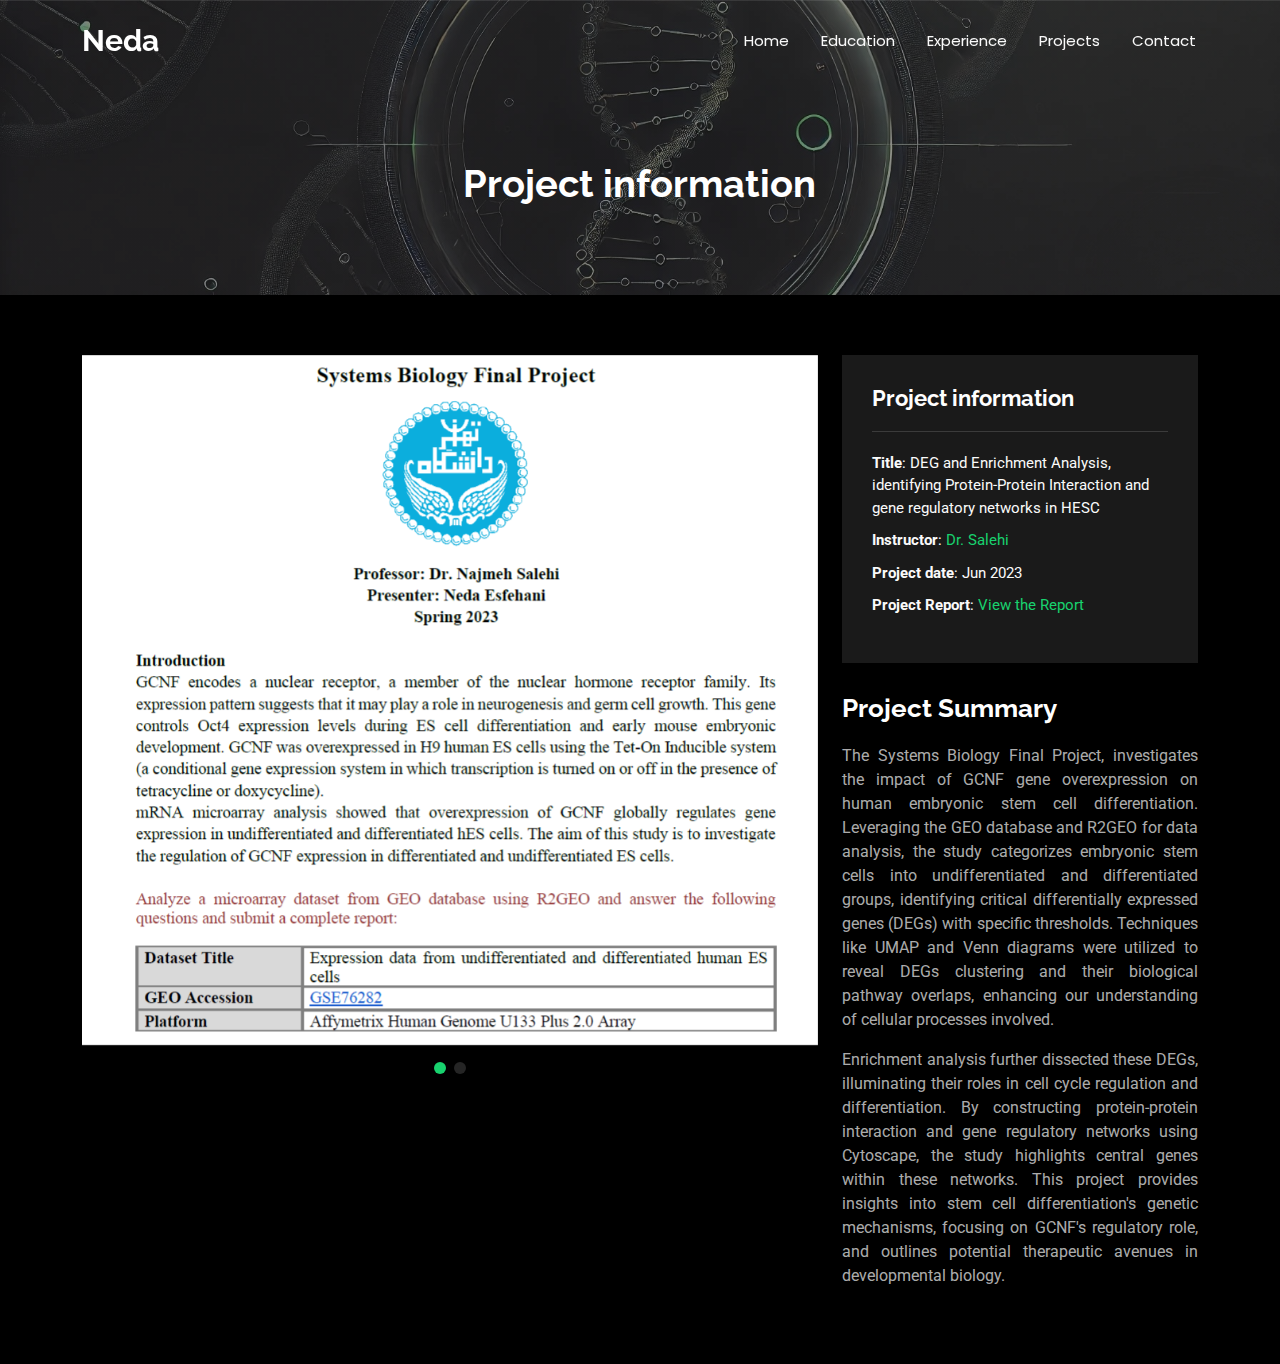
<file: ppi.html>
<!DOCTYPE html>
<html lang="en">

<head>
  <meta charset="utf-8">
  <meta content="width=device-width, initial-scale=1.0" name="viewport">
  <title>Details</Details></title>
  <meta name="description" content="">
  <meta name="keywords" content="">

  <!-- Favicons -->
  <link href="assets/img/ic.png" rel="icon">
  <link href="assets/img/apple-touch-icon.png" rel="apple-touch-icon">

  <!-- Fonts -->
  <link href="https://fonts.googleapis.com" rel="preconnect">
  <link href="https://fonts.gstatic.com" rel="preconnect" crossorigin>
  <link href="https://fonts.googleapis.com/css2?family=Roboto:ital,wght@0,100;0,300;0,400;0,500;0,700;0,900;1,100;1,300;1,400;1,500;1,700;1,900&family=Poppins:ital,wght@0,100;0,200;0,300;0,400;0,500;0,600;0,700;0,800;0,900;1,100;1,200;1,300;1,400;1,500;1,600;1,700;1,800;1,900&family=Raleway:ital,wght@0,100;0,200;0,300;0,400;0,500;0,600;0,700;0,800;0,900;1,100;1,200;1,300;1,400;1,500;1,600;1,700;1,800;1,900&display=swap" rel="stylesheet">

  <!-- Vendor CSS Files -->
  <link href="assets/vendor/bootstrap/css/bootstrap.min.css" rel="stylesheet">
  <link href="assets/vendor/bootstrap-icons/bootstrap-icons.css" rel="stylesheet">
  <link href="assets/vendor/aos/aos.css" rel="stylesheet">
  <link href="assets/vendor/swiper/swiper-bundle.min.css" rel="stylesheet">
  <link href="assets/vendor/glightbox/css/glightbox.min.css" rel="stylesheet">

  <!-- Main CSS File -->
  <link href="assets/css/main.css" rel="stylesheet">

  <!-- =======================================================
  * Template Name: Personal
  * Template URL: https://bootstrapmade.com/personal-free-resume-bootstrap-template/
  * Updated: Aug 07 2024 with Bootstrap v5.3.3
  * Author: BootstrapMade.com
  * License: https://bootstrapmade.com/license/
  ======================================================== -->
</head>

<body class="portfolio-details-page">

  <header id="header" class="header d-flex align-items-center fixed-top">
    <div class="container-fluid container-xl position-relative d-flex align-items-center justify-content-between">

      <a href="index.html" class="logo d-flex align-items-center">
        <!-- Uncomment the line below if you also wish to use an image logo -->
        <!-- <img src="assets/img/logo.png" alt=""> -->
        <h1 class="sitename">Neda</h1>
      </a>

      <nav id="navmenu" class="navmenu">
        <ul>
          <li><a href="index.html">Home</a></li>
       <!--   <li><a href="about.html">About</a></li> -->
          <li><a href="resume.html">Education</a></li>
          <li><a href="services.html">Experience</a></li>
          <li><a href="portfolio.html">Projects</a></li>
      <!--    <li class="dropdown"><a href="#"><span>Dropdown</span> <i class="bi bi-chevron-down toggle-dropdown"></i></a>
            <ul>
              <li><a href="#">Dropdown 1</a></li>
              <li class="dropdown"><a href="#"><span>Deep Dropdown</span> <i class="bi bi-chevron-down toggle-dropdown"></i></a>
                <ul>
                  <li><a href="#">Deep Dropdown 1</a></li>
                  <li><a href="#">Deep Dropdown 2</a></li>
                  <li><a href="#">Deep Dropdown 3</a></li>
                  <li><a href="#">Deep Dropdown 4</a></li>
                  <li><a href="#">Deep Dropdown 5</a></li>
                </ul>
              </li>
              <li><a href="#">Dropdown 2</a></li>
              <li><a href="#">Dropdown 3</a></li>
              <li><a href="#">Dropdown 4</a></li>
            </ul>
          </li> -->
          <li><a href="contact.html">Contact</a></li>
        </ul>
        <i class="mobile-nav-toggle d-xl-none bi bi-list"></i>
      </nav>

    </div>
  </header>

  <main class="main">

    <!-- Page Title -->
    <div class="page-title" data-aos="fade">
      <div class="heading" style="background: linear-gradient(rgba(35, 35, 35, 0.5), rgba(35, 35, 35, 0.5)), url('assets/img/bac.jpg') no-repeat center center; background-size: cover; max-height: 70vh; width: 100%;>
        <div class="container">
          <div class="row d-flex justify-content-center text-center">
            <div class="col-lg-8">
              <h1>Project information</h1>
              <p class="mb-0"></p>
            </div>
          </div>
        </div>
      </div>
      <nav class="breadcrumbs">
        <div class="container">

        </div>
      </nav>
    </div><!-- End Page Title -->

    <!-- Portfolio Details Section -->
    <section id="portfolio-details" class="portfolio-details section">

      <div class="container" data-aos="fade-up" data-aos-delay="100">

        <div class="row gy-4">

          <div class="col-lg-8">
            <div class="portfolio-details-slider swiper init-swiper">

              <script type="application/json" class="swiper-config">
                {
                  "loop": true,
                  "speed": 600,
                  "autoplay": {
                    "delay": 5000
                  },
                  "slidesPerView": "auto",
                  "pagination": {
                    "el": ".swiper-pagination",
                    "type": "bullets",
                    "clickable": true
                  }
                }
              </script>

              <div class="swiper-wrapper align-items-center">

                <div class="swiper-slide">
                  <img src="assets/img/portfolio/deg1.png" alt="">
                </div>

                <div class="swiper-slide">
                  <img src="assets/img/portfolio/deg2.png" alt="">
                </div>


              </div>
              <div class="swiper-pagination"></div>
            </div>
          </div>

          <div class="col-lg-4">
            <div class="portfolio-info" data-aos="fade-up" data-aos-delay="200">
              <h3>Project information</h3>
              <ul>
                <li><strong>Title</strong>: DEG and Enrichment Analysis, identifying Protein-Protein Interaction and gene regulatory networks in HESC</li>
                <li><strong>Instructor</strong>: <a href="https://scholar.google.com/citations?user=zmGsHgQAAAAJ&hl=en"> Dr. Salehi </a> </li>
                <li><strong>Project date</strong>: Jun 2023</li>
                <li><strong>Project Report</strong>: <a href="https://drive.google.com/file/d/1ndUXme7xZsMs-8kSlkX2L7w6ayO-qH5y/view"> View the Report </a> </li>
              </ul>
            </div>
            <div class="portfolio-description">
              <h2>Project Summary</h2>
              <p style="text-align:justify">
                The Systems Biology Final Project, investigates the impact of GCNF gene overexpression on human embryonic stem cell differentiation. Leveraging the GEO database and R2GEO for data analysis, the study categorizes embryonic stem cells into undifferentiated and differentiated groups, identifying critical differentially expressed genes (DEGs) with specific thresholds. Techniques like UMAP and Venn diagrams were utilized to reveal DEGs clustering and their biological pathway overlaps, enhancing our understanding of cellular processes involved.
  </p>
               <p style="text-align:justify">
                Enrichment analysis further dissected these DEGs, illuminating their roles in cell cycle regulation and differentiation. By constructing protein-protein interaction and gene regulatory networks using Cytoscape, the study highlights central genes within these networks. This project provides insights into stem cell differentiation's genetic mechanisms, focusing on GCNF's regulatory role, and outlines potential therapeutic avenues in developmental biology.
  </p>
        </div>
          </div>
            </div>
            
        </div>

      </div>

    </section><!-- /Portfolio Details Section -->

  </main>

  <!--<footer id="footer" class="footer dark-background">
    <div class="container">
      <h3 class="sitename">Personal</h3>
      <p>Et aut eum quis fuga eos sunt ipsa nihil. Labore corporis magni eligendi fuga maxime saepe commodi placeat.</p>
      <div class="social-links d-flex justify-content-center">
        <a href=""><i class="bi bi-twitter-x"></i></a>
        <a href=""><i class="bi bi-facebook"></i></a>
        <a href=""><i class="bi bi-instagram"></i></a>
        <a href=""><i class="bi bi-skype"></i></a>
        <a href=""><i class="bi bi-linkedin"></i></a>
      </div>
      <div class="container">
        <div class="copyright">
          <span>Copyright</span> <strong class="px-1 sitename">Personal</strong> <span>All Rights Reserved</span>
        </div>
        <div class="credits">
          <!-- All the links in the footer should remain intact. -->
          <!-- You can delete the links only if you've purchased the pro version. -->
          <!-- Licensing information: https://bootstrapmade.com/license/ -->
          <!-- Purchase the pro version with working PHP/AJAX contact form: [buy-url] -->
        <!-- Designed by <a href="https://bootstrapmade.com/">BootstrapMade</a>
        </div>
      </div>
    </div>
  </footer>

  <!-- Scroll Top -->
  <a href="#" id="scroll-top" class="scroll-top d-flex align-items-center justify-content-center"><i class="bi bi-arrow-up-short"></i></a>

  <!-- Preloader -->
  <div id="preloader"></div>

  <!-- Vendor JS Files -->
  <script src="assets/vendor/bootstrap/js/bootstrap.bundle.min.js"></script>
  <script src="assets/vendor/php-email-form/validate.js"></script>
  <script src="assets/vendor/aos/aos.js"></script>
  <script src="assets/vendor/typed.js/typed.umd.js"></script>
  <script src="assets/vendor/purecounter/purecounter_vanilla.js"></script>
  <script src="assets/vendor/waypoints/noframework.waypoints.js"></script>
  <script src="assets/vendor/swiper/swiper-bundle.min.js"></script>
  <script src="assets/vendor/glightbox/js/glightbox.min.js"></script>
  <script src="assets/vendor/imagesloaded/imagesloaded.pkgd.min.js"></script>
  <script src="assets/vendor/isotope-layout/isotope.pkgd.min.js"></script>

  <!-- Main JS File -->
  <script src="assets/js/main.js"></script>

</body>

</html>
</file>
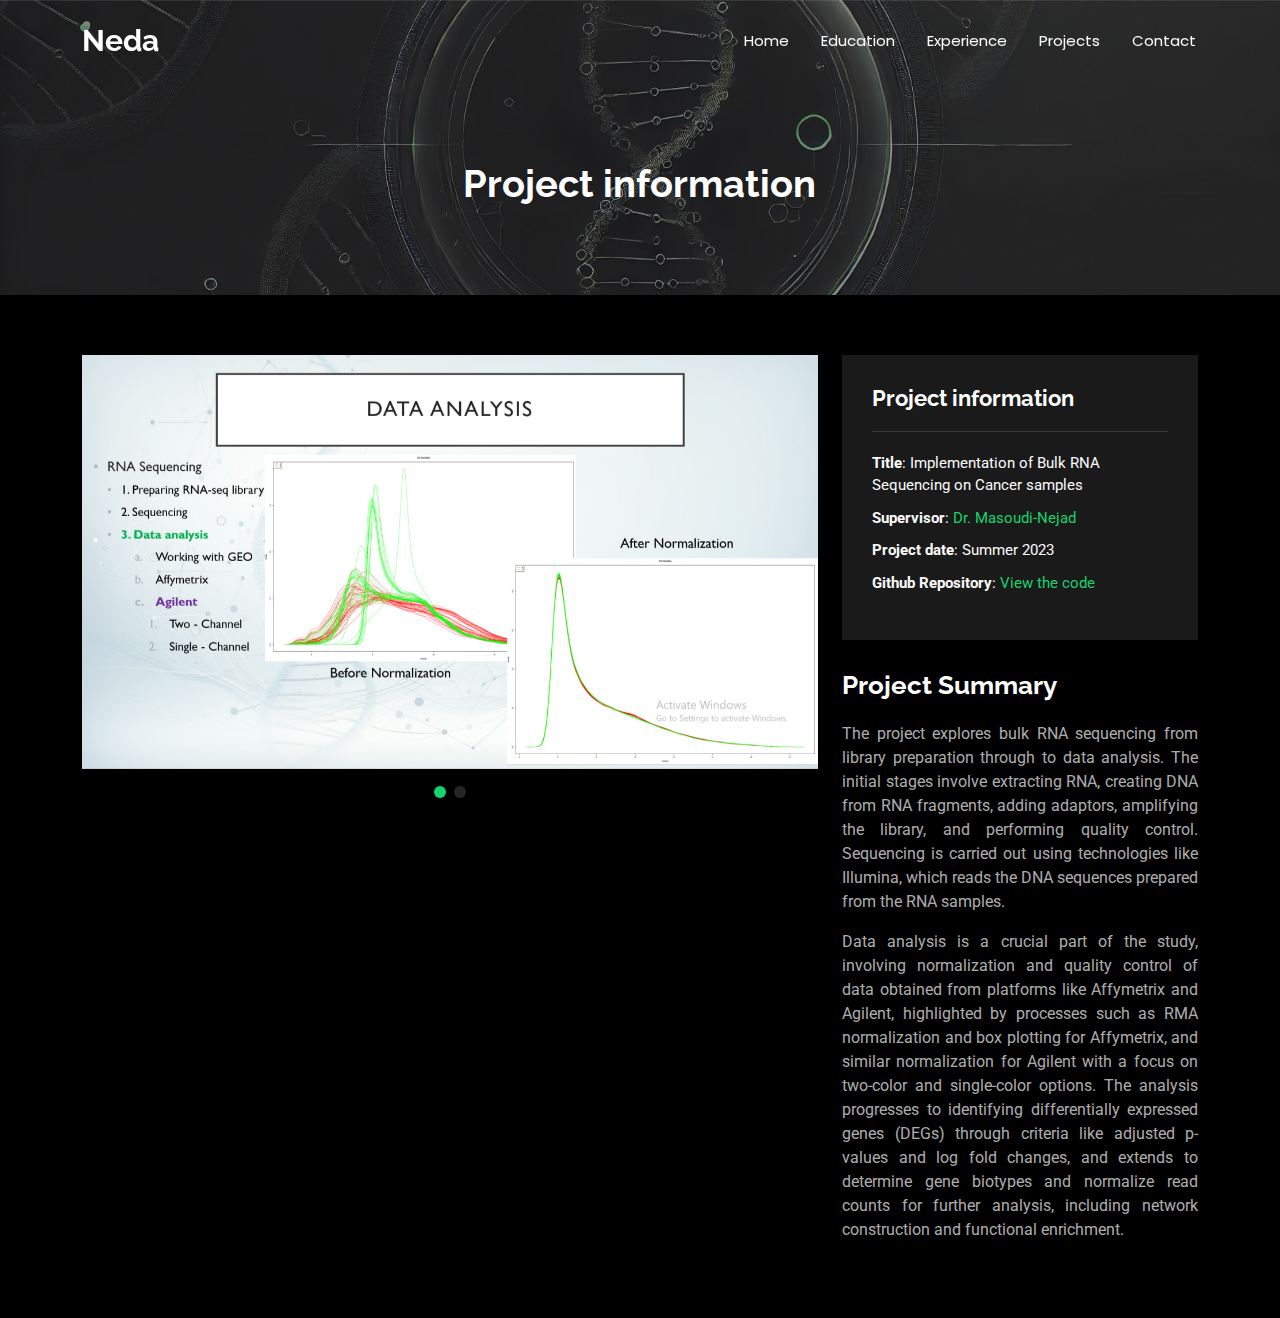
<file: rna.html>
<!DOCTYPE html>
<html lang="en">

<head>
  <meta charset="utf-8">
  <meta content="width=device-width, initial-scale=1.0" name="viewport">
  <title>Details</Details></title>
  <meta name="description" content="">
  <meta name="keywords" content="">

  <!-- Favicons -->
  <link href="assets/img/ic.png" rel="icon">
  <link href="assets/img/apple-touch-icon.png" rel="apple-touch-icon">

  <!-- Fonts -->
  <link href="https://fonts.googleapis.com" rel="preconnect">
  <link href="https://fonts.gstatic.com" rel="preconnect" crossorigin>
  <link href="https://fonts.googleapis.com/css2?family=Roboto:ital,wght@0,100;0,300;0,400;0,500;0,700;0,900;1,100;1,300;1,400;1,500;1,700;1,900&family=Poppins:ital,wght@0,100;0,200;0,300;0,400;0,500;0,600;0,700;0,800;0,900;1,100;1,200;1,300;1,400;1,500;1,600;1,700;1,800;1,900&family=Raleway:ital,wght@0,100;0,200;0,300;0,400;0,500;0,600;0,700;0,800;0,900;1,100;1,200;1,300;1,400;1,500;1,600;1,700;1,800;1,900&display=swap" rel="stylesheet">

  <!-- Vendor CSS Files -->
  <link href="assets/vendor/bootstrap/css/bootstrap.min.css" rel="stylesheet">
  <link href="assets/vendor/bootstrap-icons/bootstrap-icons.css" rel="stylesheet">
  <link href="assets/vendor/aos/aos.css" rel="stylesheet">
  <link href="assets/vendor/swiper/swiper-bundle.min.css" rel="stylesheet">
  <link href="assets/vendor/glightbox/css/glightbox.min.css" rel="stylesheet">

  <!-- Main CSS File -->
  <link href="assets/css/main.css" rel="stylesheet">

  <!-- =======================================================
  * Template Name: Personal
  * Template URL: https://bootstrapmade.com/personal-free-resume-bootstrap-template/
  * Updated: Aug 07 2024 with Bootstrap v5.3.3
  * Author: BootstrapMade.com
  * License: https://bootstrapmade.com/license/
  ======================================================== -->
</head>

<body class="portfolio-details-page">

  <header id="header" class="header d-flex align-items-center fixed-top">
    <div class="container-fluid container-xl position-relative d-flex align-items-center justify-content-between">

      <a href="index.html" class="logo d-flex align-items-center">
        <!-- Uncomment the line below if you also wish to use an image logo -->
        <!-- <img src="assets/img/logo.png" alt=""> -->
        <h1 class="sitename">Neda</h1>
      </a>

      <nav id="navmenu" class="navmenu">
        <ul>
          <li><a href="index.html">Home</a></li>
       <!--   <li><a href="about.html">About</a></li> -->
          <li><a href="resume.html">Education</a></li>
          <li><a href="services.html">Experience</a></li>
          <li><a href="portfolio.html">Projects</a></li>
      <!--    <li class="dropdown"><a href="#"><span>Dropdown</span> <i class="bi bi-chevron-down toggle-dropdown"></i></a>
            <ul>
              <li><a href="#">Dropdown 1</a></li>
              <li class="dropdown"><a href="#"><span>Deep Dropdown</span> <i class="bi bi-chevron-down toggle-dropdown"></i></a>
                <ul>
                  <li><a href="#">Deep Dropdown 1</a></li>
                  <li><a href="#">Deep Dropdown 2</a></li>
                  <li><a href="#">Deep Dropdown 3</a></li>
                  <li><a href="#">Deep Dropdown 4</a></li>
                  <li><a href="#">Deep Dropdown 5</a></li>
                </ul>
              </li>
              <li><a href="#">Dropdown 2</a></li>
              <li><a href="#">Dropdown 3</a></li>
              <li><a href="#">Dropdown 4</a></li>
            </ul>
          </li> -->
          <li><a href="contact.html">Contact</a></li>
        </ul>
        <i class="mobile-nav-toggle d-xl-none bi bi-list"></i>
      </nav>

    </div>
  </header>

  <main class="main">

    <!-- Page Title -->
    <div class="page-title" data-aos="fade">
      <div class="heading" style="background: linear-gradient(rgba(35, 35, 35, 0.5), rgba(35, 35, 35, 0.5)), url('assets/img/bac.jpg') no-repeat center center; background-size: cover; max-height: 70vh; width: 100%;>
        <div class="container">
          <div class="row d-flex justify-content-center text-center">
            <div class="col-lg-8">
              <h1>Project information</h1>
              <p class="mb-0"></p>
            </div>
          </div>
        </div>
      </div>
      <nav class="breadcrumbs">
        <div class="container">

        </div>
      </nav>
    </div><!-- End Page Title -->

    <!-- Portfolio Details Section -->
    <section id="portfolio-details" class="portfolio-details section">

      <div class="container" data-aos="fade-up" data-aos-delay="100">

        <div class="row gy-4">

          <div class="col-lg-8">
            <div class="portfolio-details-slider swiper init-swiper">

              <script type="application/json" class="swiper-config">
                {
                  "loop": true,
                  "speed": 600,
                  "autoplay": {
                    "delay": 5000
                  },
                  "slidesPerView": "auto",
                  "pagination": {
                    "el": ".swiper-pagination",
                    "type": "bullets",
                    "clickable": true
                  }
                }
              </script>

              <div class="swiper-wrapper align-items-center">

                <div class="swiper-slide">
                  <img src="assets/img/portfolio/rna1.jpg" alt="">
                </div>

                <div class="swiper-slide">
                  <img src="assets/img/portfolio/rna2.jpg" alt="">
                </div>


              </div>
              <div class="swiper-pagination"></div>
            </div>
          </div>

          <div class="col-lg-4">
            <div class="portfolio-info" data-aos="fade-up" data-aos-delay="200">
              <h3>Project information</h3>
              <ul>
                <li><strong>Title</strong>: Implementation of Bulk RNA Sequencing on Cancer samples</li>
                <li><strong>Supervisor</strong>: <a href="https://scholar.google.com/citations?user=KsYyCLAAAAAJ&hl=en"> Dr. Masoudi-Nejad </a> </li>
                <li><strong>Project date</strong>: Summer 2023</li>
                <li><strong>Github Repository</strong>: <a href="https://github.com/1Neda1/Bulk-RNA-Seq"> View the code </a> </li>
              </ul>
            </div>
            <!-- Project Summary Section - Full width below images -->
      <div class="col-12">
        <div class="portfolio-description">
          <h2>Project Summary</h2>
          <p style="text-align:justify">
            The project explores bulk RNA sequencing from library preparation through to data analysis. The initial stages involve extracting RNA, creating DNA from RNA fragments, adding adaptors, amplifying the library, and performing quality control. Sequencing is carried out using technologies like Illumina, which reads the DNA sequences prepared from the RNA samples.                
              </p>
                           <p style="text-align:justify">
            Data analysis is a crucial part of the study, involving normalization and quality control of data obtained from platforms like Affymetrix and Agilent, highlighted by processes such as RMA normalization and box plotting for Affymetrix, and similar normalization for Agilent with a focus on two-color and single-color options. The analysis progresses to identifying differentially expressed genes (DEGs) through criteria like adjusted p-values and log fold changes, and extends to determine gene biotypes and normalize read counts for further analysis, including network construction and functional enrichment.
             </p>
        </div>
          </div>
            </div>
            
        </div>

      </div>

    </section><!-- /Portfolio Details Section -->

  </main>

  <!--<footer id="footer" class="footer dark-background">
    <div class="container">
      <h3 class="sitename">Personal</h3>
      <p>Et aut eum quis fuga eos sunt ipsa nihil. Labore corporis magni eligendi fuga maxime saepe commodi placeat.</p>
      <div class="social-links d-flex justify-content-center">
        <a href=""><i class="bi bi-twitter-x"></i></a>
        <a href=""><i class="bi bi-facebook"></i></a>
        <a href=""><i class="bi bi-instagram"></i></a>
        <a href=""><i class="bi bi-skype"></i></a>
        <a href=""><i class="bi bi-linkedin"></i></a>
      </div>
      <div class="container">
        <div class="copyright">
          <span>Copyright</span> <strong class="px-1 sitename">Personal</strong> <span>All Rights Reserved</span>
        </div>
        <div class="credits">
          <!-- All the links in the footer should remain intact. -->
          <!-- You can delete the links only if you've purchased the pro version. -->
          <!-- Licensing information: https://bootstrapmade.com/license/ -->
          <!-- Purchase the pro version with working PHP/AJAX contact form: [buy-url] -->
        <!-- Designed by <a href="https://bootstrapmade.com/">BootstrapMade</a>
        </div>
      </div>
    </div>
  </footer>

  <!-- Scroll Top -->
  <a href="#" id="scroll-top" class="scroll-top d-flex align-items-center justify-content-center"><i class="bi bi-arrow-up-short"></i></a>

  <!-- Preloader -->
  <div id="preloader"></div>

  <!-- Vendor JS Files -->
  <script src="assets/vendor/bootstrap/js/bootstrap.bundle.min.js"></script>
  <script src="assets/vendor/php-email-form/validate.js"></script>
  <script src="assets/vendor/aos/aos.js"></script>
  <script src="assets/vendor/typed.js/typed.umd.js"></script>
  <script src="assets/vendor/purecounter/purecounter_vanilla.js"></script>
  <script src="assets/vendor/waypoints/noframework.waypoints.js"></script>
  <script src="assets/vendor/swiper/swiper-bundle.min.js"></script>
  <script src="assets/vendor/glightbox/js/glightbox.min.js"></script>
  <script src="assets/vendor/imagesloaded/imagesloaded.pkgd.min.js"></script>
  <script src="assets/vendor/isotope-layout/isotope.pkgd.min.js"></script>

  <!-- Main JS File -->
  <script src="assets/js/main.js"></script>

</body>

</html>
</file>
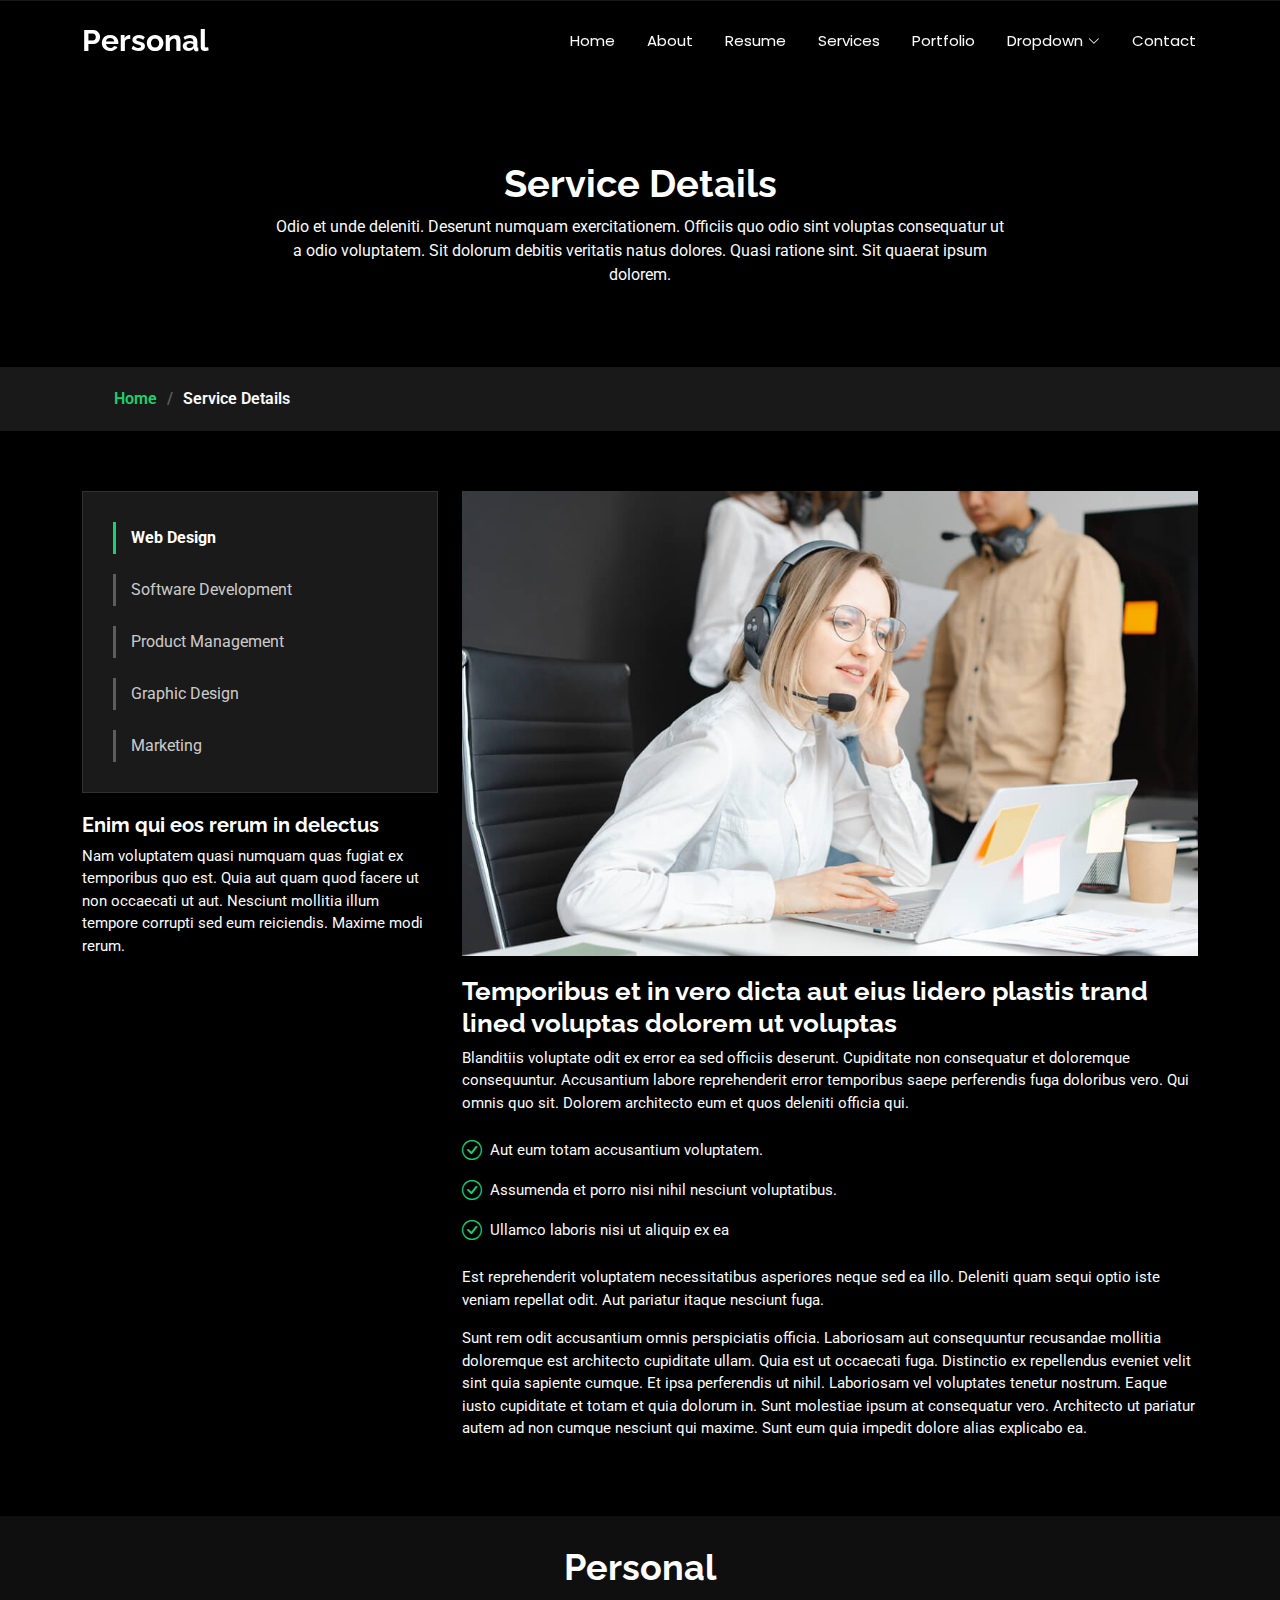
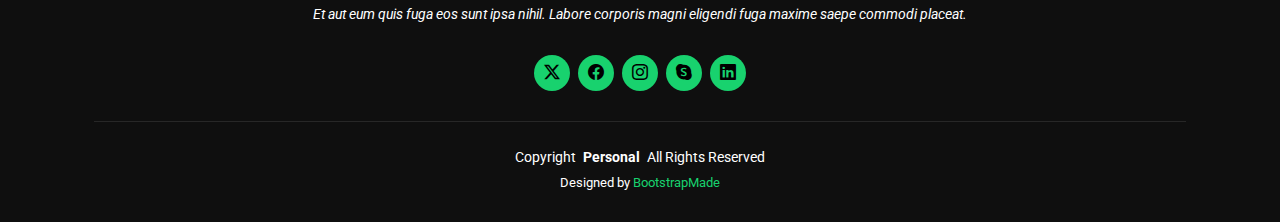
<file: service-details.html>
<!DOCTYPE html>
<html lang="en">

<head>
  <meta charset="utf-8">
  <meta content="width=device-width, initial-scale=1.0" name="viewport">
  <title>Service Details - Personal Bootstrap Template</title>
  <meta name="description" content="">
  <meta name="keywords" content="">

  <!-- Favicons -->
  <link href="assets/img/favicon.png" rel="icon">
  <link href="assets/img/apple-touch-icon.png" rel="apple-touch-icon">

  <!-- Fonts -->
  <link href="https://fonts.googleapis.com" rel="preconnect">
  <link href="https://fonts.gstatic.com" rel="preconnect" crossorigin>
  <link href="https://fonts.googleapis.com/css2?family=Roboto:ital,wght@0,100;0,300;0,400;0,500;0,700;0,900;1,100;1,300;1,400;1,500;1,700;1,900&family=Poppins:ital,wght@0,100;0,200;0,300;0,400;0,500;0,600;0,700;0,800;0,900;1,100;1,200;1,300;1,400;1,500;1,600;1,700;1,800;1,900&family=Raleway:ital,wght@0,100;0,200;0,300;0,400;0,500;0,600;0,700;0,800;0,900;1,100;1,200;1,300;1,400;1,500;1,600;1,700;1,800;1,900&display=swap" rel="stylesheet">

  <!-- Vendor CSS Files -->
  <link href="assets/vendor/bootstrap/css/bootstrap.min.css" rel="stylesheet">
  <link href="assets/vendor/bootstrap-icons/bootstrap-icons.css" rel="stylesheet">
  <link href="assets/vendor/aos/aos.css" rel="stylesheet">
  <link href="assets/vendor/swiper/swiper-bundle.min.css" rel="stylesheet">
  <link href="assets/vendor/glightbox/css/glightbox.min.css" rel="stylesheet">

  <!-- Main CSS File -->
  <link href="assets/css/main.css" rel="stylesheet">

  <!-- =======================================================
  * Template Name: Personal
  * Template URL: https://bootstrapmade.com/personal-free-resume-bootstrap-template/
  * Updated: Aug 07 2024 with Bootstrap v5.3.3
  * Author: BootstrapMade.com
  * License: https://bootstrapmade.com/license/
  ======================================================== -->
</head>

<body class="service-details-page">

  <header id="header" class="header d-flex align-items-center fixed-top">
    <div class="container-fluid container-xl position-relative d-flex align-items-center justify-content-between">

      <a href="index.html" class="logo d-flex align-items-center">
        <!-- Uncomment the line below if you also wish to use an image logo -->
        <!-- <img src="assets/img/logo.png" alt=""> -->
        <h1 class="sitename">Personal</h1>
      </a>

      <nav id="navmenu" class="navmenu">
        <ul>
          <li><a href="index.html">Home</a></li>
          <li><a href="about.html">About</a></li>
          <li><a href="resume.html">Resume</a></li>
          <li><a href="services.html">Services</a></li>
          <li><a href="portfolio.html">Portfolio</a></li>
          <li class="dropdown"><a href="#"><span>Dropdown</span> <i class="bi bi-chevron-down toggle-dropdown"></i></a>
            <ul>
              <li><a href="#">Dropdown 1</a></li>
              <li class="dropdown"><a href="#"><span>Deep Dropdown</span> <i class="bi bi-chevron-down toggle-dropdown"></i></a>
                <ul>
                  <li><a href="#">Deep Dropdown 1</a></li>
                  <li><a href="#">Deep Dropdown 2</a></li>
                  <li><a href="#">Deep Dropdown 3</a></li>
                  <li><a href="#">Deep Dropdown 4</a></li>
                  <li><a href="#">Deep Dropdown 5</a></li>
                </ul>
              </li>
              <li><a href="#">Dropdown 2</a></li>
              <li><a href="#">Dropdown 3</a></li>
              <li><a href="#">Dropdown 4</a></li>
            </ul>
          </li>
          <li><a href="contact.html">Contact</a></li>
        </ul>
        <i class="mobile-nav-toggle d-xl-none bi bi-list"></i>
      </nav>

    </div>
  </header>

  <main class="main">

    <!-- Page Title -->
    <div class="page-title" data-aos="fade">
      <div class="heading">
        <div class="container">
          <div class="row d-flex justify-content-center text-center">
            <div class="col-lg-8">
              <h1>Service Details</h1>
              <p class="mb-0">Odio et unde deleniti. Deserunt numquam exercitationem. Officiis quo odio sint voluptas consequatur ut a odio voluptatem. Sit dolorum debitis veritatis natus dolores. Quasi ratione sint. Sit quaerat ipsum dolorem.</p>
            </div>
          </div>
        </div>
      </div>
      <nav class="breadcrumbs">
        <div class="container">
          <ol>
            <li><a href="index.html">Home</a></li>
            <li class="current">Service Details</li>
          </ol>
        </div>
      </nav>
    </div><!-- End Page Title -->

    <!-- Service Details Section -->
    <section id="service-details" class="service-details section">

      <div class="container">

        <div class="row gy-4">

          <div class="col-lg-4" data-aos="fade-up" data-aos-delay="100">
            <div class="services-list">
              <a href="#" class="active">Web Design</a>
              <a href="#">Software Development</a>
              <a href="#">Product Management</a>
              <a href="#">Graphic Design</a>
              <a href="#">Marketing</a>
            </div>

            <h4>Enim qui eos rerum in delectus</h4>
            <p>Nam voluptatem quasi numquam quas fugiat ex temporibus quo est. Quia aut quam quod facere ut non occaecati ut aut. Nesciunt mollitia illum tempore corrupti sed eum reiciendis. Maxime modi rerum.</p>
          </div>

          <div class="col-lg-8" data-aos="fade-up" data-aos-delay="200">
            <img src="assets/img/services.jpg" alt="" class="img-fluid services-img">
            <h3>Temporibus et in vero dicta aut eius lidero plastis trand lined voluptas dolorem ut voluptas</h3>
            <p>
              Blanditiis voluptate odit ex error ea sed officiis deserunt. Cupiditate non consequatur et doloremque consequuntur. Accusantium labore reprehenderit error temporibus saepe perferendis fuga doloribus vero. Qui omnis quo sit. Dolorem architecto eum et quos deleniti officia qui.
            </p>
            <ul>
              <li><i class="bi bi-check-circle"></i> <span>Aut eum totam accusantium voluptatem.</span></li>
              <li><i class="bi bi-check-circle"></i> <span>Assumenda et porro nisi nihil nesciunt voluptatibus.</span></li>
              <li><i class="bi bi-check-circle"></i> <span>Ullamco laboris nisi ut aliquip ex ea</span></li>
            </ul>
            <p>
              Est reprehenderit voluptatem necessitatibus asperiores neque sed ea illo. Deleniti quam sequi optio iste veniam repellat odit. Aut pariatur itaque nesciunt fuga.
            </p>
            <p>
              Sunt rem odit accusantium omnis perspiciatis officia. Laboriosam aut consequuntur recusandae mollitia doloremque est architecto cupiditate ullam. Quia est ut occaecati fuga. Distinctio ex repellendus eveniet velit sint quia sapiente cumque. Et ipsa perferendis ut nihil. Laboriosam vel voluptates tenetur nostrum. Eaque iusto cupiditate et totam et quia dolorum in. Sunt molestiae ipsum at consequatur vero. Architecto ut pariatur autem ad non cumque nesciunt qui maxime. Sunt eum quia impedit dolore alias explicabo ea.
            </p>
          </div>

        </div>

      </div>

    </section><!-- /Service Details Section -->

  </main>

  <footer id="footer" class="footer dark-background">
    <div class="container">
      <h3 class="sitename">Personal</h3>
      <p>Et aut eum quis fuga eos sunt ipsa nihil. Labore corporis magni eligendi fuga maxime saepe commodi placeat.</p>
      <div class="social-links d-flex justify-content-center">
        <a href=""><i class="bi bi-twitter-x"></i></a>
        <a href=""><i class="bi bi-facebook"></i></a>
        <a href=""><i class="bi bi-instagram"></i></a>
        <a href=""><i class="bi bi-skype"></i></a>
        <a href=""><i class="bi bi-linkedin"></i></a>
      </div>
      <div class="container">
        <div class="copyright">
          <span>Copyright</span> <strong class="px-1 sitename">Personal</strong> <span>All Rights Reserved</span>
        </div>
        <div class="credits">
          <!-- All the links in the footer should remain intact. -->
          <!-- You can delete the links only if you've purchased the pro version. -->
          <!-- Licensing information: https://bootstrapmade.com/license/ -->
          <!-- Purchase the pro version with working PHP/AJAX contact form: [buy-url] -->
          Designed by <a href="https://bootstrapmade.com/">BootstrapMade</a>
        </div>
      </div>
    </div>
  </footer>

  <!-- Scroll Top -->
  <a href="#" id="scroll-top" class="scroll-top d-flex align-items-center justify-content-center"><i class="bi bi-arrow-up-short"></i></a>

  <!-- Preloader -->
  <div id="preloader"></div>

  <!-- Vendor JS Files -->
  <script src="assets/vendor/bootstrap/js/bootstrap.bundle.min.js"></script>
  <script src="assets/vendor/php-email-form/validate.js"></script>
  <script src="assets/vendor/aos/aos.js"></script>
  <script src="assets/vendor/typed.js/typed.umd.js"></script>
  <script src="assets/vendor/purecounter/purecounter_vanilla.js"></script>
  <script src="assets/vendor/waypoints/noframework.waypoints.js"></script>
  <script src="assets/vendor/swiper/swiper-bundle.min.js"></script>
  <script src="assets/vendor/glightbox/js/glightbox.min.js"></script>
  <script src="assets/vendor/imagesloaded/imagesloaded.pkgd.min.js"></script>
  <script src="assets/vendor/isotope-layout/isotope.pkgd.min.js"></script>

  <!-- Main JS File -->
  <script src="assets/js/main.js"></script>

</body>

</html>
</file>
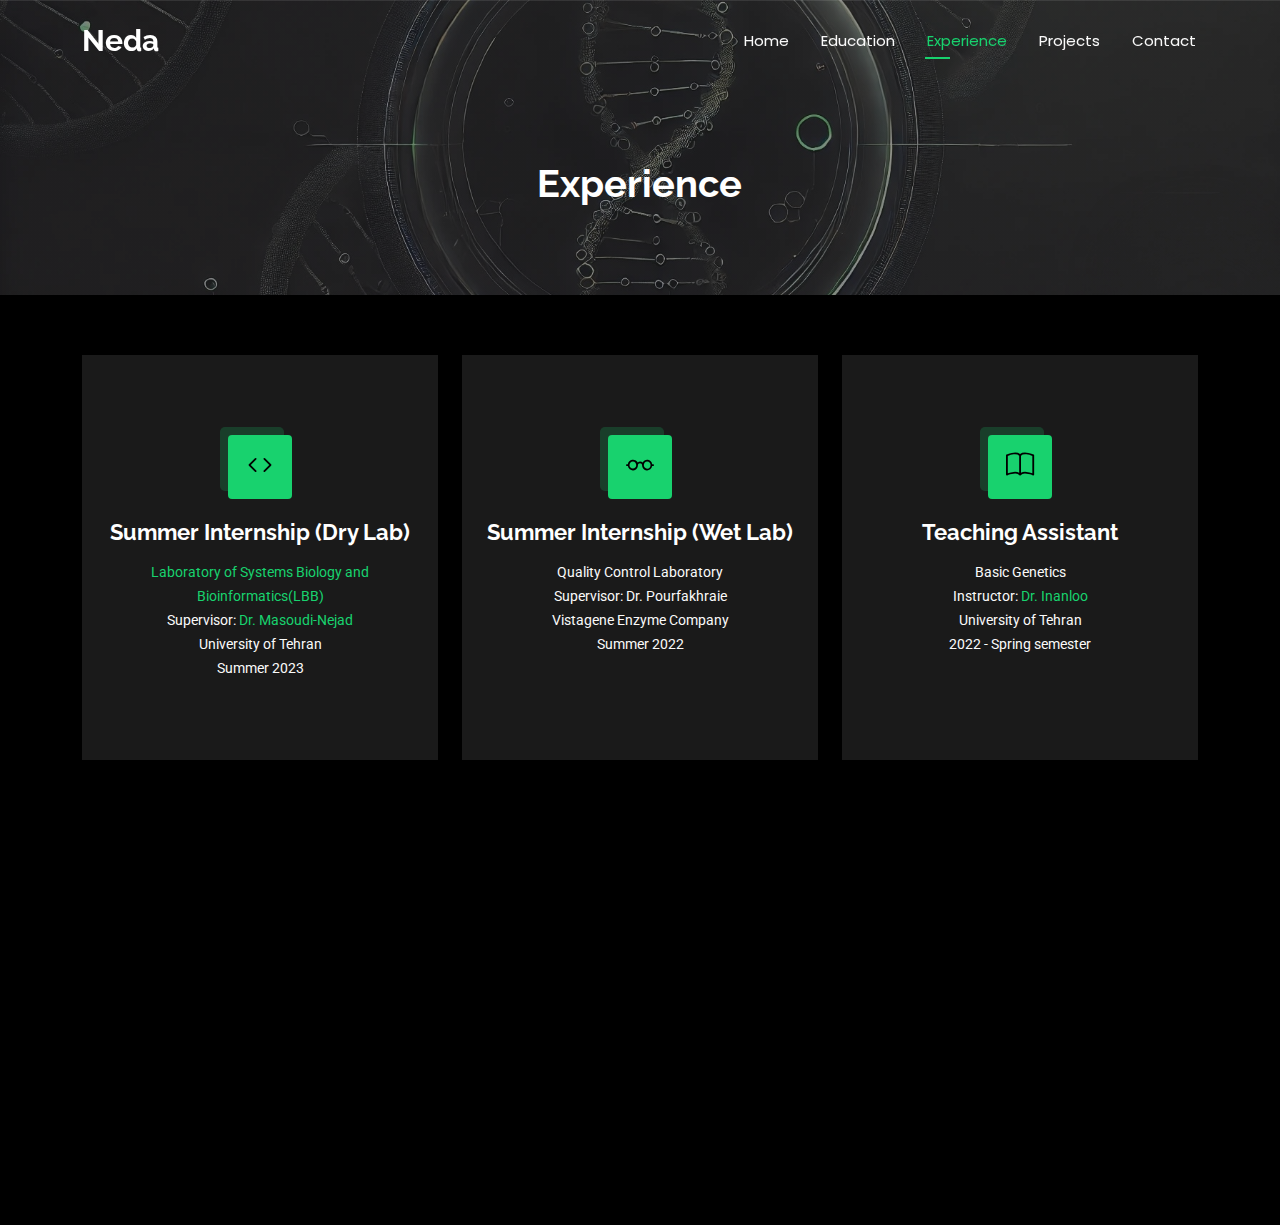
<file: services.html>
<!DOCTYPE html>
<html lang="en">

<head>
  <meta charset="utf-8">
  <meta content="width=device-width, initial-scale=1.0" name="viewport">
  <title>Experience</title>
  <meta name="description" content="">
  <meta name="keywords" content="">

  <!-- Favicons -->
  <link href="assets/img/ic.png" rel="icon">
  <link href="assets/img/apple-touch-icon.png" rel="apple-touch-icon">

  <!-- Fonts -->
  <link href="https://fonts.googleapis.com" rel="preconnect">
  <link href="https://fonts.gstatic.com" rel="preconnect" crossorigin>
  <link href="https://fonts.googleapis.com/css2?family=Roboto:ital,wght@0,100;0,300;0,400;0,500;0,700;0,900;1,100;1,300;1,400;1,500;1,700;1,900&family=Poppins:ital,wght@0,100;0,200;0,300;0,400;0,500;0,600;0,700;0,800;0,900;1,100;1,200;1,300;1,400;1,500;1,600;1,700;1,800;1,900&family=Raleway:ital,wght@0,100;0,200;0,300;0,400;0,500;0,600;0,700;0,800;0,900;1,100;1,200;1,300;1,400;1,500;1,600;1,700;1,800;1,900&display=swap" rel="stylesheet">

  <!-- Vendor CSS Files -->
  <link href="assets/vendor/bootstrap/css/bootstrap.min.css" rel="stylesheet">
  <link href="assets/vendor/bootstrap-icons/bootstrap-icons.css" rel="stylesheet">
  <link href="assets/vendor/aos/aos.css" rel="stylesheet">
  <link href="assets/vendor/swiper/swiper-bundle.min.css" rel="stylesheet">
  <link href="assets/vendor/glightbox/css/glightbox.min.css" rel="stylesheet">

  <!-- Main CSS File -->
  <link href="assets/css/main.css" rel="stylesheet">

  <!-- =======================================================
  * Template Name: Personal
  * Template URL: https://bootstrapmade.com/personal-free-resume-bootstrap-template/
  * Updated: Aug 07 2024 with Bootstrap v5.3.3
  * Author: BootstrapMade.com
  * License: https://bootstrapmade.com/license/
  ======================================================== -->
</head>

<body class="services-page">

  <header id="header" class="header d-flex align-items-center fixed-top">
    <div class="container-fluid container-xl position-relative d-flex align-items-center justify-content-between">

      <a href="index.html" class="logo d-flex align-items-center">
        <!-- Uncomment the line below if you also wish to use an image logo -->
        <!-- <img src="assets/img/logo.png" alt=""> -->
        <h1 class="sitename">Neda</h1>
      </a>

      <nav id="navmenu" class="navmenu">
        <ul>
          <li><a href="index.html">Home</a></li>
       <!--   <li><a href="about.html">About</a></li> -->
          <li><a href="resume.html">Education</a></li>
          <li><a href="services.html" class="active">Experience</a></li>
          <li><a href="portfolio.html">Projects</a></li>
     <!--     <li class="dropdown"><a href="#"><span>Dropdown</span> <i class="bi bi-chevron-down toggle-dropdown"></i></a>
            <ul>
              <li><a href="#">Dropdown 1</a></li>
              <li class="dropdown"><a href="#"><span>Deep Dropdown</span> <i class="bi bi-chevron-down toggle-dropdown"></i></a>
                <ul>
                  <li><a href="#">Deep Dropdown 1</a></li>
                  <li><a href="#">Deep Dropdown 2</a></li>
                  <li><a href="#">Deep Dropdown 3</a></li>
                  <li><a href="#">Deep Dropdown 4</a></li>
                  <li><a href="#">Deep Dropdown 5</a></li>
                </ul>
              </li>
              <li><a href="#">Dropdown 2</a></li>
              <li><a href="#">Dropdown 3</a></li>
              <li><a href="#">Dropdown 4</a></li>
            </ul>
          </li>-->
          <li><a href="contact.html">Contact</a></li>
        </ul>
        <i class="mobile-nav-toggle d-xl-none bi bi-list"></i>
      </nav>

    </div>
  </header>

  <main class="main">

    <!-- Page Title -->
    <div class="page-title" data-aos="fade">
      <div class="heading" style="background: linear-gradient(rgba(35, 35, 35, 0.5), rgba(35, 35, 35, 0.5)), url('assets/img/bac.jpg') no-repeat center center; background-size: cover; max-height: 70vh; width: 100%;>
        <div class="container">
          <div class="row d-flex justify-content-center text-center">
            <div class="col-lg-8">
              <h1>Experience</h1>
              <p class="mb-0"></p>
            </div>
          </div>
        </div>
      </div>
      <nav class="breadcrumbs">
        <div class="container">
         
        </div>
      </nav>
    </div><!-- End Page Title -->

    <!-- Services Section -->
    <section id="services" class="services section">

      <div class="container">

        <div class="row gy-4">

          <div class="col-lg-4 col-md-6" data-aos="fade-up" data-aos-delay="100">
            <div class="service-item  position-relative">
              <div class="icon">
                <i class="bi bi-code"></i>

              </div>
                <h3>Summer Internship (Dry Lab)</h3>
              </a>
             <p><a href ="https://lbb.ut.ac.ir/">Laboratory of Systems Biology and Bioinformatics(LBB)</a></p>
              <p>Supervisor: <a href="https://scholar.google.com/citations?user=KsYyCLAAAAAJ&hl=en"> Dr. Masoudi-Nejad </a></p>
              <p>University of Tehran</p>
              <p>Summer 2023</p>
              </a>
            </div>
          </div><!-- End Service Item -->

          <div class="col-lg-4 col-md-6" data-aos="fade-up" data-aos-delay="200">
            <div class="service-item position-relative">
              <div class="icon">
<i class="bi bi-eyeglasses"></i>



              </div>
            
                <h3>Summer Internship (Wet Lab)</h3>
              </a>
             <p>Quality Control Laboratory</p>
              <p>Supervisor: Dr. Pourfakhraie</a></p>
              <p>Vistagene Enzyme Company</p>
              <p>Summer 2022</p>
              </a>
            </div>
          </div><!-- End Service Item -->

          <div class="col-lg-4 col-md-6" data-aos="fade-up" data-aos-delay="300">
            <div class="service-item position-relative">
              <div class="icon">
                <i class="bi bi-book"></i>

              </div>
                <h3>Teaching Assistant</h3>
              </a>
              <p>Basic Genetics</p>
              <p>Instructor: <a href="https://scholar.google.com/citations?user=vnLZGu4AAAAJ&hl=en"> Dr. Inanloo</a></p>
              <p>University of Tehran</p>
              <p>2022 - Spring semester</p>
              </a>
            </div>
          </div><!-- End Service Item -->

          <div class="col-lg-4 col-md-6" data-aos="fade-up" data-aos-delay="400">
            <div class="service-item position-relative">
              <div class="icon">
                <i class="bi bi-book"></i>

              </div>
              
                <h3>Teaching Assistant</h3>
              </a>
              <p>Biostatistic</p>
              <p>Instructor: <a href="https://scholar.google.com/citations?user=rifPYs8AAAAJ&hl=en"> Dr. Malek</a></p>
              <p>University of Tehran</p>
              <p>2022 - Spring semester</p>
              </a>
            </div>
          </div><!-- End Service Item -->

          <div class="col-lg-4 col-md-6" data-aos="fade-up" data-aos-delay="500">
            <div class="service-item position-relative">
              <div class="icon">
                <i class="bi bi-book"></i>

              </div>
             
                <h3>Teaching Assistant</h3>
              </a>
              <p>Calculus 1 and 2</p>
              <p>Instructor: <a href="https://www.researchgate.net/profile/Kamran-Lamei-2"> Dr. Lamei</a></p>
              <p>University of Tehran</p>
              <p>2021 Fall and 2022 Spring semester</p>
              </a>
            </div>
          </div><!-- End Service Item -->

          <div class="col-lg-4 col-md-6" data-aos="fade-up" data-aos-delay="600">
            <div class="service-item position-relative">
              <div class="icon">
                <i class="bi bi-book"></i>

              </div>
                <h3>Teaching Assistant</h3>
              </a>
              <p>Calculus 1</p>
              <p>Instructor: <a href="https://scholar.google.com/citations?user=u3GzOMEAAAAJ&hl=en"> Dr. Rokni</a></p>
              <p>University of Tehran</p>
              <p>2021 - Fall semester</p>
              </a>
            </div>
          </div><!-- End Service Item -->

        </div>

      </div>

    </section><!-- /Services Section -->

  </main>

<!--  <footer id="footer" class="footer dark-background">
    <div class="container">
      <h3 class="sitename">Personal</h3>
      <p>Et aut eum quis fuga eos sunt ipsa nihil. Labore corporis magni eligendi fuga maxime saepe commodi placeat.</p>
      <div class="social-links d-flex justify-content-center">
        <a href=""><i class="bi bi-twitter-x"></i></a>
        <a href=""><i class="bi bi-facebook"></i></a>
        <a href=""><i class="bi bi-instagram"></i></a>
        <a href=""><i class="bi bi-skype"></i></a>
        <a href=""><i class="bi bi-linkedin"></i></a>
      </div>
      <div class="container">
        <div class="copyright">
          <span>Copyright</span> <strong class="px-1 sitename">Personal</strong> <span>All Rights Reserved</span>
        </div>
        <div class="credits">
          <!-- All the links in the footer should remain intact. -->
          <!-- You can delete the links only if you've purchased the pro version. -->
          <!-- Licensing information: https://bootstrapmade.com/license/ -->
          <!-- Purchase the pro version with working PHP/AJAX contact form: [buy-url] -->
  <!--        Designed by <a href="https://bootstrapmade.com/">BootstrapMade</a>
        </div>
      </div>
    </div>
  </footer>

  <!-- Scroll Top -->
  <a href="#" id="scroll-top" class="scroll-top d-flex align-items-center justify-content-center"><i class="bi bi-arrow-up-short"></i></a>

  <!-- Preloader -->
  <div id="preloader"></div>

  <!-- Vendor JS Files -->
  <script src="assets/vendor/bootstrap/js/bootstrap.bundle.min.js"></script>
  <script src="assets/vendor/php-email-form/validate.js"></script>
  <script src="assets/vendor/aos/aos.js"></script>
  <script src="assets/vendor/typed.js/typed.umd.js"></script>
  <script src="assets/vendor/purecounter/purecounter_vanilla.js"></script>
  <script src="assets/vendor/waypoints/noframework.waypoints.js"></script>
  <script src="assets/vendor/swiper/swiper-bundle.min.js"></script>
  <script src="assets/vendor/glightbox/js/glightbox.min.js"></script>
  <script src="assets/vendor/imagesloaded/imagesloaded.pkgd.min.js"></script>
  <script src="assets/vendor/isotope-layout/isotope.pkgd.min.js"></script>

  <!-- Main JS File -->
  <script src="assets/js/main.js"></script>

</body>

</html>
</file>
<file: assets/css/main.css>
/**
* Template Name: Personal
* Template URL: https://bootstrapmade.com/personal-free-resume-bootstrap-template/
* Updated: Aug 07 2024 with Bootstrap v5.3.3
* Author: BootstrapMade.com
* License: https://bootstrapmade.com/license/
*/

/*--------------------------------------------------------------
# Font & Color Variables
# Help: https://bootstrapmade.com/color-system/
--------------------------------------------------------------*/
/* Fonts */
:root {
  --default-font: "Roboto",  system-ui, -apple-system, "Segoe UI", Roboto, "Helvetica Neue", Arial, "Noto Sans", "Liberation Sans", sans-serif, "Apple Color Emoji", "Segoe UI Emoji", "Segoe UI Symbol", "Noto Color Emoji";
  --heading-font: "Raleway",  sans-serif;
  --nav-font: "Poppins",  sans-serif;
}

/* Global Colors - The following color variables are used throughout the website. Updating them here will change the color scheme of the entire website */
:root { 
  --background-color: #000000; /* Background color for the entire website, including individual sections */
  --default-color: #fafafa; /* Default color used for the majority of the text content across the entire website */
  --heading-color: #ffffff; /* Color for headings, subheadings and title throughout the website */
  --accent-color: #18d26e; /* Accent color that represents your brand on the website. It's used for buttons, links, and other elements that need to stand out */
  --surface-color: #1a1a1a; /* The surface color is used as a background of boxed elements within sections, such as cards, icon boxes, or other elements that require a visual separation from the global background. */
  --contrast-color: #000000; /* Contrast color for text, ensuring readability against backgrounds of accent, heading, or default colors. */
}

/* Nav Menu Colors - The following color variables are used specifically for the navigation menu. They are separate from the global colors to allow for more customization options */
:root {
  --nav-color: #fafafa;  /* The default color of the main navmenu links */
  --nav-hover-color: #18d26e; /* Applied to main navmenu links when they are hovered over or active */
  --nav-mobile-background-color: #1a1a1a; /* Used as the background color for mobile navigation menu */
  --nav-dropdown-background-color: #1a1a1a; /* Used as the background color for dropdown items that appear when hovering over primary navigation items */
  --nav-dropdown-color: #fafafa; /* Used for navigation links of the dropdown items in the navigation menu. */
  --nav-dropdown-hover-color: #18d26e; /* Similar to --nav-hover-color, this color is applied to dropdown navigation links when they are hovered over. */
}

/* Color Presets - These classes override global colors when applied to any section or element, providing reuse of the sam color scheme. */

.light-background {
  --background-color: #1a1a1a;
  --surface-color: #343434;
}

.dark-background {
  --background-color: rgba(15, 15, 15, 0.975);
  --default-color: #ffffff;
  --heading-color: #ffffff;
  --surface-color: #292929f9;
  --contrast-color: #000000;
}

/* Smooth scroll */
:root {
  scroll-behavior: smooth;
}

/*--------------------------------------------------------------
# General Styling & Shared Classes
--------------------------------------------------------------*/
body {
  color: var(--default-color);
  background-color: var(--background-color);
  font-family: var(--default-font);
}

a {
  color: var(--accent-color);
  text-decoration: none;
  transition: 0.3s;
}

a:hover {
  color: color-mix(in srgb, var(--accent-color), transparent 25%);
  text-decoration: none;
}

h1,
h2,
h3,
h4,
h5,
h6 {
  color: var(--heading-color);
  font-family: var(--heading-font);
}

/* PHP Email Form Messages
------------------------------*/
.php-email-form .error-message {
  display: none;
  background: #df1529;
  color: #ffffff;
  text-align: left;
  padding: 15px;
  margin-bottom: 24px;
  font-weight: 600;
}

.php-email-form .sent-message {
  display: none;
  color: #ffffff;
  background: #059652;
  text-align: center;
  padding: 15px;
  margin-bottom: 24px;
  font-weight: 600;
}

.php-email-form .loading {
  display: none;
  background: var(--surface-color);
  text-align: center;
  padding: 15px;
  margin-bottom: 24px;
}

.php-email-form .loading:before {
  content: "";
  display: inline-block;
  border-radius: 50%;
  width: 24px;
  height: 24px;
  margin: 0 10px -6px 0;
  border: 3px solid var(--accent-color);
  border-top-color: var(--surface-color);
  animation: php-email-form-loading 1s linear infinite;
}

@keyframes php-email-form-loading {
  0% {
    transform: rotate(0deg);
  }

  100% {
    transform: rotate(360deg);
  }
}

/*--------------------------------------------------------------
# Global Header
--------------------------------------------------------------*/
.header {
  --background-color: rgba(0, 0, 0, 0);
  color: var(--default-color);
  background-color: var(--background-color);
  padding: 15px 0;
  transition: all 0.5s;
  z-index: 997;
}

.header .logo {
  line-height: 1;
}

.header .logo img {
  max-height: 32px;
  margin-right: 8px;
}

.header .logo h1 {
  font-size: 30px;
  margin: 0;
  font-weight: 700;
  color: var(--heading-color);
}

.scrolled .header {
  box-shadow: 0px 0 18px rgba(0, 0, 0, 0.1);
}

/* Global Header on Scroll
------------------------------*/
.scrolled .header {
  --background-color: rgba(0, 0, 0, 0.8);
}

/*--------------------------------------------------------------
# Navigation Menu
--------------------------------------------------------------*/
/* Desktop Navigation */
@media (min-width: 1200px) {
  .navmenu {
    padding: 0;
  }

  .navmenu ul {
    margin: 0;
    padding: 0;
    display: flex;
    list-style: none;
    align-items: center;
  }

  .navmenu li {
    position: relative;
  }

  .navmenu>ul>li {
    white-space: nowrap;
    padding: 15px 14px;
  }

  .navmenu>ul>li:last-child {
    padding-right: 0;
  }

  .navmenu a,
  .navmenu a:focus {
    color: var(--nav-color);
    font-size: 15px;
    padding: 0 2px;
    font-family: var(--nav-font);
    font-weight: 400;
    display: flex;
    align-items: center;
    justify-content: space-between;
    white-space: nowrap;
    transition: 0.3s;
    position: relative;
  }

  .navmenu a i,
  .navmenu a:focus i {
    font-size: 12px;
    line-height: 0;
    margin-left: 5px;
    transition: 0.3s;
  }

  .navmenu>ul>li>a:before {
    content: "";
    position: absolute;
    height: 2px;
    bottom: -6px;
    left: 0;
    background-color: var(--nav-hover-color);
    visibility: hidden;
    width: 0px;
    transition: all 0.3s ease-in-out 0s;
  }

  .navmenu a:hover:before,
  .navmenu li:hover>a:before,
  .navmenu .active:before {
    visibility: visible;
    width: 25px;
  }

  .navmenu li:hover>a,
  .navmenu .active,
  .navmenu .active:focus {
    color: var(--nav-hover-color);
  }

  .navmenu .dropdown ul {
    margin: 0;
    padding: 10px 0;
    background: var(--nav-dropdown-background-color);
    display: block;
    position: absolute;
    visibility: hidden;
    left: 14px;
    top: 130%;
    opacity: 0;
    transition: 0.3s;
    border-radius: 4px;
    z-index: 99;
    box-shadow: 0px 0px 30px rgba(0, 0, 0, 0.1);
  }

  .navmenu .dropdown ul li {
    min-width: 200px;
  }

  .navmenu .dropdown ul a {
    padding: 10px 20px;
    font-size: 15px;
    text-transform: none;
    color: var(--nav-dropdown-color);
  }

  .navmenu .dropdown ul a i {
    font-size: 12px;
  }

  .navmenu .dropdown ul a:hover,
  .navmenu .dropdown ul .active:hover,
  .navmenu .dropdown ul li:hover>a {
    color: var(--nav-dropdown-hover-color);
  }

  .navmenu .dropdown:hover>ul {
    opacity: 1;
    top: 100%;
    visibility: visible;
  }

  .navmenu .dropdown .dropdown ul {
    top: 0;
    left: -90%;
    visibility: hidden;
  }

  .navmenu .dropdown .dropdown:hover>ul {
    opacity: 1;
    top: 0;
    left: -100%;
    visibility: visible;
  }
}

/* Mobile Navigation */
@media (max-width: 1199px) {
  .mobile-nav-toggle {
    color: var(--nav-color);
    font-size: 28px;
    line-height: 0;
    margin-right: 10px;
    cursor: pointer;
    transition: color 0.3s;
  }

  .navmenu {
    padding: 0;
    z-index: 9997;
  }

  .navmenu ul {
    display: none;
    list-style: none;
    position: absolute;
    inset: 60px 20px 20px 20px;
    padding: 10px 0;
    margin: 0;
    border-radius: 6px;
    background-color: var(--nav-mobile-background-color);
    border: 1px solid color-mix(in srgb, var(--default-color), transparent 90%);
    box-shadow: none;
    overflow-y: auto;
    transition: 0.3s;
    z-index: 9998;
  }

  .navmenu a,
  .navmenu a:focus {
    color: var(--nav-dropdown-color);
    padding: 10px 20px;
    font-family: var(--nav-font);
    font-size: 17px;
    font-weight: 500;
    display: flex;
    align-items: center;
    justify-content: space-between;
    white-space: nowrap;
    transition: 0.3s;
  }

  .navmenu a i,
  .navmenu a:focus i {
    font-size: 12px;
    line-height: 0;
    margin-left: 5px;
    width: 30px;
    height: 30px;
    display: flex;
    align-items: center;
    justify-content: center;
    border-radius: 50%;
    transition: 0.3s;
    background-color: color-mix(in srgb, var(--accent-color), transparent 90%);
  }

  .navmenu a i:hover,
  .navmenu a:focus i:hover {
    background-color: var(--accent-color);
    color: var(--contrast-color);
  }

  .navmenu a:hover,
  .navmenu .active,
  .navmenu .active:focus {
    color: var(--nav-dropdown-hover-color);
  }

  .navmenu .active i,
  .navmenu .active:focus i {
    background-color: var(--accent-color);
    color: var(--contrast-color);
    transform: rotate(180deg);
  }

  .navmenu .dropdown ul {
    position: static;
    display: none;
    z-index: 99;
    padding: 10px 0;
    margin: 10px 20px;
    background-color: var(--nav-dropdown-background-color);
    transition: all 0.5s ease-in-out;
  }

  .navmenu .dropdown ul ul {
    background-color: rgba(33, 37, 41, 0.1);
  }

  .navmenu .dropdown>.dropdown-active {
    display: block;
    background-color: rgba(33, 37, 41, 0.03);
  }

  .mobile-nav-active {
    overflow: hidden;
  }

  .mobile-nav-active .mobile-nav-toggle {
    color: #fff;
    position: absolute;
    font-size: 32px;
    top: 15px;
    right: 15px;
    margin-right: 0;
    z-index: 9999;
  }

  .mobile-nav-active .navmenu {
    position: fixed;
    overflow: hidden;
    inset: 0;
    background: rgba(33, 37, 41, 0.8);
    transition: 0.3s;
  }

  .mobile-nav-active .navmenu>ul {
    display: block;
  }
}

/*--------------------------------------------------------------
# Global Footer
--------------------------------------------------------------*/
.footer {
  color: var(--default-color);
  background-color: var(--background-color);
  font-size: 14px;
  text-align: center;
  padding: 30px 0;
  position: relative;
}

.footer h3 {
  font-size: 36px;
  font-weight: 700;
  position: relative;
  padding: 0;
  margin: 0 0 15px 0;
}

.footer p {
  font-size: 15;
  font-style: italic;
  padding: 0;
  margin: 0 0 30px 0;
}

.footer .social-links {
  margin: 0 0 30px 0;
}

.footer .social-links a {
  font-size: 16px;
  display: flex;
  align-items: center;
  justify-content: center;
  background: var(--accent-color);
  color: var(--contrast-color);
  line-height: 1;
  margin: 0 4px;
  border-radius: 50%;
  text-align: center;
  width: 36px;
  height: 36px;
  transition: 0.3s;
}

.footer .social-links a:hover {
  background: color-mix(in srgb, var(--accent-color), transparent 20%);
  text-decoration: none;
}

.footer .copyright {
  padding-top: 25px;
  border-top: 1px solid color-mix(in srgb, var(--default-color), transparent 90%);
}

.footer .credits {
  font-size: 13px;
  padding-top: 5px;
}

/*--------------------------------------------------------------
# Preloader
--------------------------------------------------------------*/
#preloader {
  position: fixed;
  inset: 0;
  z-index: 999999;
  overflow: hidden;
  background: var(--background-color);
  transition: all 0.6s ease-out;
}

#preloader:before {
  content: "";
  position: fixed;
  top: calc(50% - 30px);
  left: calc(50% - 30px);
  border: 6px solid #ffffff;
  border-color: var(--accent-color) transparent var(--accent-color) transparent;
  border-radius: 50%;
  width: 60px;
  height: 60px;
  animation: animate-preloader 1.5s linear infinite;
}

@keyframes animate-preloader {
  0% {
    transform: rotate(0deg);
  }

  100% {
    transform: rotate(360deg);
  }
}

/*--------------------------------------------------------------
# Scroll Top Button
--------------------------------------------------------------*/
.scroll-top {
  position: fixed;
  visibility: hidden;
  opacity: 0;
  right: 15px;
  bottom: -15px;
  z-index: 99999;
  background-color: var(--accent-color);
  width: 44px;
  height: 44px;
  border-radius: 50px;
  transition: all 0.4s;
}

.scroll-top i {
  font-size: 24px;
  color: var(--contrast-color);
  line-height: 0;
}

.scroll-top:hover {
  background-color: color-mix(in srgb, var(--accent-color), transparent 20%);
  color: var(--contrast-color);
}

.scroll-top.active {
  visibility: visible;
  opacity: 1;
  bottom: 15px;
}

/*--------------------------------------------------------------
# Disable aos animation delay on mobile devices
--------------------------------------------------------------*/
@media screen and (max-width: 768px) {
  [data-aos-delay] {
    transition-delay: 0 !important;
  }
}

/*--------------------------------------------------------------
# Global Page Titles & Breadcrumbs
--------------------------------------------------------------*/
.page-title {
  color: var(--default-color);
  background-color: var(--background-color);
  position: relative;
}

.page-title .heading {
  padding: 160px 0 80px 0;
  border-top: 1px solid color-mix(in srgb, var(--default-color), transparent 90%);
}

.page-title .heading h1 {
  font-size: 38px;
  font-weight: 700;
}

.page-title nav {
  background-color: color-mix(in srgb, var(--default-color), transparent 90%);
  padding: 20px 0;
}

.page-title nav ol {
  display: flex;
  flex-wrap: wrap;
  list-style: none;
  margin: 0;
  font-size: 16px;
  font-weight: 600;
}

.page-title nav ol li+li {
  padding-left: 10px;
}

.page-title nav ol li+li::before {
  content: "/";
  display: inline-block;
  padding-right: 10px;
  color: color-mix(in srgb, var(--default-color), transparent 70%);
}

/*--------------------------------------------------------------
# Global Sections
--------------------------------------------------------------*/
section,
.section {
  color: var(--default-color);
  background-color: var(--background-color);
  padding: 60px 0;
  scroll-margin-top: 100px;
  overflow: clip;
}

@media (max-width: 1199px) {

  section,
  .section {
    scroll-margin-top: 66px;
  }
}

/*--------------------------------------------------------------
# Global Section Titles
--------------------------------------------------------------*/
.section-title {
  padding-bottom: 60px;
  position: relative;
}

.section-title h2 {
  font-size: 14px;
  font-weight: 500;
  padding: 0;
  line-height: 1px;
  margin: 0;
  letter-spacing: 1.5px;
  text-transform: uppercase;
  color: color-mix(in srgb, var(--default-color), transparent 50%);
  position: relative;
}

.section-title h2::after {
  content: "";
  width: 120px;
  height: 1px;
  display: inline-block;
  background: var(--accent-color);
  margin: 4px 10px;
}

.section-title div {
  color: var(--heading-color);
  margin: 0;
  margin: 0;
  font-size: 28px;
  font-weight: 700;
  text-transform: uppercase;
  font-family: var(--heading-font);
}

/*--------------------------------------------------------------
# Hero Section
--------------------------------------------------------------*/
.hero {
  width: 100%;
  min-height: 100vh;
  position: relative;
  padding: 80px 0;
  display: flex;
  align-items: center;
  justify-content: center;
}

.hero img {
  position: absolute;
  inset: 0;
  display: block;
  width: 100%;
  height: 100%;
  object-fit: cover;
  z-index: 1;
}

.hero .container {
  position: relative;
  z-index: 3;
}

.hero h2 {
  margin: 0;
  font-size: 64px;
  font-weight: 700;
}

.hero p {
  margin: 5px 0 0 0;
  font-size: 26px;
}

.hero p span {
  letter-spacing: 1px;
  border-bottom: 2px solid var(--accent-color);
}

.hero .social-links {
  margin-top: 25px;
}

.hero .social-links a {
  background-color: color-mix(in srgb, var(--default-color), transparent 90%);
  color: var(--default-color);
  font-size: 14px;
  width: 60px;
  height: 60px;
  border-radius: 50px;
  display: inline-flex;
  align-items: center;
  justify-content: center;
  margin-right: 20px;
  transition: 0.3s;
}

.hero .social-links a:hover {
  background-color: var(--accent-color);
}

@media (max-width: 768px) {
  .hero h2 {
    font-size: 32px;
  }

  .hero p {
    font-size: 20px;
  }
}

/*--------------------------------------------------------------
# About Section
--------------------------------------------------------------*/
.about .content h2 {
  font-weight: 700;
  font-size: 24px;
}

.about .content ul {
  list-style: none;
  padding: 0;
}

.about .content ul li {
  margin-bottom: 20px;
  display: flex;
  align-items: center;
}

.about .content ul strong {
  margin-right: 10px;
}

.about .content ul i {
  font-size: 16px;
  margin-right: 5px;
  color: var(--accent-color);
  line-height: 0;
}

/*--------------------------------------------------------------
# Stats Section
--------------------------------------------------------------*/
.stats i {
  background-color: var(--surface-color);
  color: var(--accent-color);
  box-shadow: 0px 2px 25px rgba(0, 0, 0, 0.1);
  width: 54px;
  height: 54px;
  font-size: 24px;
  border-radius: 50px;
  border: 2px solid var(--background-color);
  display: inline-flex;
  align-items: center;
  justify-content: center;
  position: relative;
  z-index: 1;
}

.stats .stats-item {
  background-color: var(--surface-color);
  margin-top: -27px;
  padding: 30px 30px 25px 30px;
  width: 100%;
  position: relative;
  text-align: center;
  box-shadow: 0px 2px 35px rgba(0, 0, 0, 0.1);
  border-radius: 4px;
  z-index: 0;
}

.stats .stats-item span {
  font-size: 36px;
  display: block;
  font-weight: 700;
  color: color-mix(in srgb, var(--default-color), transparent 20%);
}

.stats .stats-item p {
  padding: 0;
  margin: 0;
  font-family: var(--heading-font);
  font-size: 16px;
}

/*--------------------------------------------------------------
# Skills Section
--------------------------------------------------------------*/
.skills .progress {
  height: 60px;
  display: block;
  background: none;
  border-radius: 0;
}

.skills .progress .skill {
  color: var(--heading-color);
  padding: 0;
  margin: 0 0 6px 0;
  text-transform: uppercase;
  display: block;
  font-weight: 600;
  font-family: var(--heading-font);
}

.skills .progress .skill .val {
  float: right;
  font-style: normal;
}

.skills .progress-bar-wrap {
  background: color-mix(in srgb, var(--default-color), transparent 90%);
  height: 10px;
}

.skills .progress-bar {
  width: 1px;
  height: 10px;
  transition: 0.9s;
  background-color: var(--accent-color);
}

/*--------------------------------------------------------------
# Interests Section
--------------------------------------------------------------*/
.interests .features-item {
  background-color: var(--surface-color);
  display: flex;
  align-items: center;
  padding: 20px;
  transition: 0.3s;
  border: 1px solid color-mix(in srgb, var(--default-color), transparent 90%);
  position: relative;
}

.interests .features-item i {
  font-size: 32px;
  padding-right: 10px;
  line-height: 0;
}

.interests .features-item h3 {
  font-weight: 700;
  margin: 0;
  padding: 0;
  line-height: 1;
  font-size: 16px;
}

.interests .features-item h3 a {
  color: var(--heading-color);
  transition: 0.3s;
}

.interests .features-item:hover {
  border-color: var(--accent-color);
}

.interests .features-item:hover h3 a {
  color: var(--accent-color);
}

/*--------------------------------------------------------------
# Testimonials Section
--------------------------------------------------------------*/
.testimonials .testimonials-carousel,
.testimonials .testimonials-slider {
  overflow: hidden;
}

.testimonials .testimonial-item {
  box-sizing: content-box;
  min-height: 320px;
}

.testimonials .testimonial-item .testimonial-img {
  width: 90px;
  border-radius: 50%;
  margin: -40px 0 0 40px;
  position: relative;
  z-index: 2;
  border: 6px solid var(--background-color);
}

.testimonials .testimonial-item h3 {
  font-size: 18px;
  font-weight: bold;
  margin: 10px 0 5px 45px;
}

.testimonials .testimonial-item h4 {
  font-size: 14px;
  color: color-mix(in srgb, var(--default-color), transparent 20%);
  margin: 0 0 0 45px;
}

.testimonials .testimonial-item .quote-icon-left,
.testimonials .testimonial-item .quote-icon-right {
  color: color-mix(in srgb, var(--accent-color), transparent 50%);
  font-size: 26px;
  line-height: 0;
}

.testimonials .testimonial-item .quote-icon-left {
  display: inline-block;
  left: -5px;
  position: relative;
}

.testimonials .testimonial-item .quote-icon-right {
  display: inline-block;
  right: -5px;
  position: relative;
  top: 10px;
  transform: scale(-1, -1);
}

.testimonials .testimonial-item p {
  font-style: italic;
  margin: 0 15px 0 15px;
  padding: 20px 20px 60px 20px;
  background: var(--surface-color);
  border-radius: 6px;
  position: relative;
  z-index: 1;
}

.testimonials .swiper-wrapper {
  height: auto;
}

.testimonials .swiper-pagination {
  margin-top: 20px;
  position: relative;
}

.testimonials .swiper-pagination .swiper-pagination-bullet {
  width: 12px;
  height: 12px;
  background-color: var(--background-color);
  opacity: 1;
  border: 1px solid var(--accent-color);
}

.testimonials .swiper-pagination .swiper-pagination-bullet-active {
  background-color: var(--accent-color);
}

/*--------------------------------------------------------------
# Resume Section
--------------------------------------------------------------*/
.resume .resume-title {
  color: var(--heading-color);
  font-size: 26px;
  font-weight: 700;
  margin-top: 20px;
  margin-bottom: 20px;
}

.resume .resume-item {
  padding: 0 0 20px 20px;
  margin-top: -2px;
  border-left: 2px solid var(--accent-color);
  position: relative;
}

.resume .resume-item h4 {
  line-height: 18px;
  font-size: 18px;
  font-weight: 600;
  text-transform: uppercase;
  color: color-mix(in srgb, var(--default-color), transparent 20%);
  margin-bottom: 10px;
}

.resume .resume-item h5 {
  font-size: 16px;
  padding: 5px 15px;
  display: inline-block;
  font-weight: 600;
  margin-bottom: 10px;
}

.resume .resume-item ul {
  padding-left: 20px;
}

.resume .resume-item ul li {
  padding-bottom: 10px;
}

.resume .resume-item:last-child {
  padding-bottom: 0;
}

.resume .resume-item::before {
  content: "";
  position: absolute;
  width: 16px;
  height: 16px;
  border-radius: 50px;
  left: -9px;
  top: 0;
  background: var(--background-color);
  border: 2px solid var(--accent-color);
}

/*--------------------------------------------------------------
# Services Section
--------------------------------------------------------------*/
.services .service-item {
  background-color: var(--surface-color);
  text-align: center;
  padding: 80px 20px;
  transition: all ease-in-out 0.3s;
  height: 100%;
}

.services .service-item .icon {
  margin: 0 auto;
  width: 64px;
  height: 64px;
  background: var(--accent-color);
  border-radius: 4px;
  display: flex;
  align-items: center;
  justify-content: center;
  margin-bottom: 20px;
  transition: 0.3s;
  transform-style: preserve-3d;
}

.services .service-item .icon i {
  color: var(--contrast-color);
  font-size: 28px;
  transition: ease-in-out 0.3s;
}

.services .service-item .icon::before {
  position: absolute;
  content: "";
  left: -8px;
  top: -8px;
  height: 100%;
  width: 100%;
  background: color-mix(in srgb, var(--accent-color), transparent 80%);
  border-radius: 5px;
  transition: all 0.3s ease-out 0s;
  transform: translateZ(-1px);
}

.services .service-item h3 {
  font-weight: 700;
  margin: 10px 0 15px 0;
  font-size: 22px;
}

.services .service-item p {
  line-height: 24px;
  font-size: 14px;
  margin-bottom: 0;
}

.services .service-item:hover {
  background: #3a4a47;
  border-color: #3a4a47;
}

.services .service-item:hover .icon {
  background: var(--surface-color); 
}

.services .service-item:hover .icon i {
  color:#3a4a47;
}

.services .service-item:hover .icon::before {
  background: color-mix(in srgb, var(--background-color), transparent 70%);
}

.services .service-item:hover h3,
.services .service-item:hover p {
  color: var(--contrast-color);
}

/*--------------------------------------------------------------
# Service Details Section
--------------------------------------------------------------*/
.service-details .services-list {
  background-color: var(--surface-color);
  padding: 10px 30px;
  border: 1px solid color-mix(in srgb, var(--default-color), transparent 90%);
  margin-bottom: 20px;
}

.service-details .services-list a {
  display: block;
  line-height: 1;
  padding: 8px 0 8px 15px;
  border-left: 3px solid color-mix(in srgb, var(--default-color), transparent 70%);
  margin: 20px 0;
  color: color-mix(in srgb, var(--default-color), transparent 20%);
  transition: 0.3s;
}

.service-details .services-list a.active {
  color: var(--heading-color);
  font-weight: 700;
  border-color: var(--accent-color);
}

.service-details .services-list a:hover {
  border-color: var(--accent-color);
}

.service-details .services-img {
  margin-bottom: 20px;
}

.service-details h3 {
  font-size: 26px;
  font-weight: 700;
}

.service-details h4 {
  font-size: 20px;
  font-weight: 700;
}

.service-details p {
  font-size: 15px;
}

.service-details ul {
  list-style: none;
  padding: 0;
  font-size: 15px;
}

.service-details ul li {
  padding: 5px 0;
  display: flex;
  align-items: center;
}

.service-details ul i {
  font-size: 20px;
  margin-right: 8px;
  color: var(--accent-color);
}

/*--------------------------------------------------------------
# Portfolio Section
--------------------------------------------------------------*/
.portfolio .portfolio-filters {
  padding: 0;
  margin: 0 auto 20px auto;
  list-style: none;
  text-align: center;
}

.portfolio .portfolio-filters li {
  cursor: pointer;
  display: inline-block;
  padding: 0;
  font-size: 18px;
  font-weight: 500;
  margin: 0 10px;
  line-height: 1;
  margin-bottom: 5px;
  transition: all 0.3s ease-in-out;
}

.portfolio .portfolio-filters li:hover,
.portfolio .portfolio-filters li.filter-active {
  color: var(--accent-color);
}

.portfolio .portfolio-filters li:first-child {
  margin-left: 0;
}

.portfolio .portfolio-filters li:last-child {
  margin-right: 0;
}

@media (max-width: 575px) {
  .portfolio .portfolio-filters li {
    font-size: 14px;
    margin: 0 5px;
  }
}

.portfolio .portfolio-content {
  position: relative;
  overflow: hidden;
}

.portfolio .portfolio-content img {
  transition: 0.3s;
}

.portfolio .portfolio-content .portfolio-info {
  opacity: 0;
  position: absolute;
  inset: 0;
  z-index: 3;
  transition: all ease-in-out 0.3s;
  background: rgba(0, 0, 0, 0.6);
  padding: 15px;
}

.portfolio .portfolio-content .portfolio-info h4 {
  font-size: 14px;
  padding: 5px 10px;
  font-weight: 400;
  color: #ffffff;
  display: inline-block;
  background-color: var(--accent-color);
}

.portfolio .portfolio-content .portfolio-info p {
  position: absolute;
  bottom: 10px;
  text-align: center;
  display: inline-block;
  left: 0;
  right: 0;
  font-size: 16px;
  font-weight: 600;
  color: rgba(255, 255, 255, 0.8);
}

.portfolio .portfolio-content .portfolio-info .preview-link,
.portfolio .portfolio-content .portfolio-info .details-link {
  position: absolute;
  left: calc(50% - 40px);
  font-size: 26px;
  top: calc(50% - 14px);
  color: #fff;
  transition: 0.3s;
  line-height: 1.2;
}

.portfolio .portfolio-content .portfolio-info .preview-link:hover,
.portfolio .portfolio-content .portfolio-info .details-link:hover {
  color: var(--accent-color);
}

.portfolio .portfolio-content .portfolio-info .details-link {
  left: 50%;
  font-size: 34px;
  line-height: 0;
}

.portfolio .portfolio-content:hover .portfolio-info {
  opacity: 1;
}

.portfolio .portfolio-content:hover img {
  transform: scale(1.1);
}

/*--------------------------------------------------------------
# Portfolio Details Section
--------------------------------------------------------------*/
.portfolio-details .portfolio-details-slider img {
  width: 100%;
}

.portfolio-details .portfolio-details-slider .swiper-pagination {
  margin-top: 20px;
  position: relative;
}

.portfolio-details .portfolio-details-slider .swiper-pagination .swiper-pagination-bullet {
  width: 12px;
  height: 12px;
  background-color: color-mix(in srgb, var(--default-color), transparent 85%);
  opacity: 1;
}

.portfolio-details .portfolio-details-slider .swiper-pagination .swiper-pagination-bullet-active {
  background-color: var(--accent-color);
}

.portfolio-details .portfolio-info {
  background-color: var(--surface-color);
  padding: 30px;
  box-shadow: 0px 0 30px rgba(0, 0, 0, 0.1);
}

.portfolio-details .portfolio-info h3 {
  font-size: 22px;
  font-weight: 700;
  margin-bottom: 20px;
  padding-bottom: 20px;
  border-bottom: 1px solid color-mix(in srgb, var(--default-color), transparent 85%);
}

.portfolio-details .portfolio-info ul {
  list-style: none;
  padding: 0;
  font-size: 15px;
}

.portfolio-details .portfolio-info ul li+li {
  margin-top: 10px;
}

.portfolio-details .portfolio-description {
  padding-top: 30px;
}

.portfolio-details .portfolio-description h2 {
  font-size: 26px;
  font-weight: 700;
  margin-bottom: 20px;
}

.portfolio-details .portfolio-description p {
  padding: 0;
  color: color-mix(in srgb, var(--default-color), transparent 30%);
}

/*--------------------------------------------------------------
# Starter Section Section
--------------------------------------------------------------*/
.starter-section {
  /* Add your styles here */
}

/*--------------------------------------------------------------
# Contact Section
--------------------------------------------------------------*/
.contact .info-item {
  box-shadow: 0px 0px 20px rgba(0, 0, 0, 0.1);
  padding: 20px 30px;
}

.contact .info-item .icon {
  color: var(--contrast-color);
  background-color: var(--accent-color);
  width: 56px;
  height: 56px;
  font-size: 24px;
  display: flex;
  justify-content: center;
  align-items: center;
  transition: all 0.3s ease-in-out;
  border-radius: 50%;
  margin-right: 15px;
}

.contact .info-item h3 {
  font-size: 18px;
  font-weight: 700;
  margin: 0 0 2px 0;
}

.contact .info-item p {
  padding: 0;
  margin-bottom: 0;
  font-size: 14px;
}

.contact .info-item .social-links a {
  font-size: 24px;
  display: inline-block;
  line-height: 1;
  margin: 4px 6px 0 0;
  transition: 0.3s;
  color: color-mix(in srgb, var(--default-color), transparent 50%);
}

.contact .info-item .social-links a:hover {
  color: var(--accent-color);
}

.contact .php-email-form {
  box-shadow: 0px 0px 20px rgba(0, 0, 0, 0.1);
  padding: 30px;
  margin-top: 30px;
}

@media (max-width: 575px) {
  .contact .php-email-form {
    padding: 20px;
  }
}

.contact .php-email-form input[type=text],
.contact .php-email-form input[type=email],
.contact .php-email-form textarea {
  color: var(--default-color);
  background-color: color-mix(in srgb, var(--background-color), transparent 50%);
  border-color: color-mix(in srgb, var(--default-color), transparent 80%);
  font-size: 14px;
  padding: 10px 15px;
  box-shadow: none;
  border-radius: 0;
}

.contact .php-email-form input[type=text]:focus,
.contact .php-email-form input[type=email]:focus,
.contact .php-email-form textarea:focus {
  border-color: var(--accent-color);
}

.contact .php-email-form input[type=text]::placeholder,
.contact .php-email-form input[type=email]::placeholder,
.contact .php-email-form textarea::placeholder {
  color: color-mix(in srgb, var(--default-color), transparent 70%);
}

.contact .php-email-form button[type=submit] {
  color: var(--contrast-color);
  background: var(--accent-color);
  border: 0;
  padding: 10px 30px;
  transition: 0.4s;
  border-radius: 50px;
}

.contact .php-email-form button[type=submit]:hover {
  background: color-mix(in srgb, var(--accent-color), transparent 20%);
}
</file>
